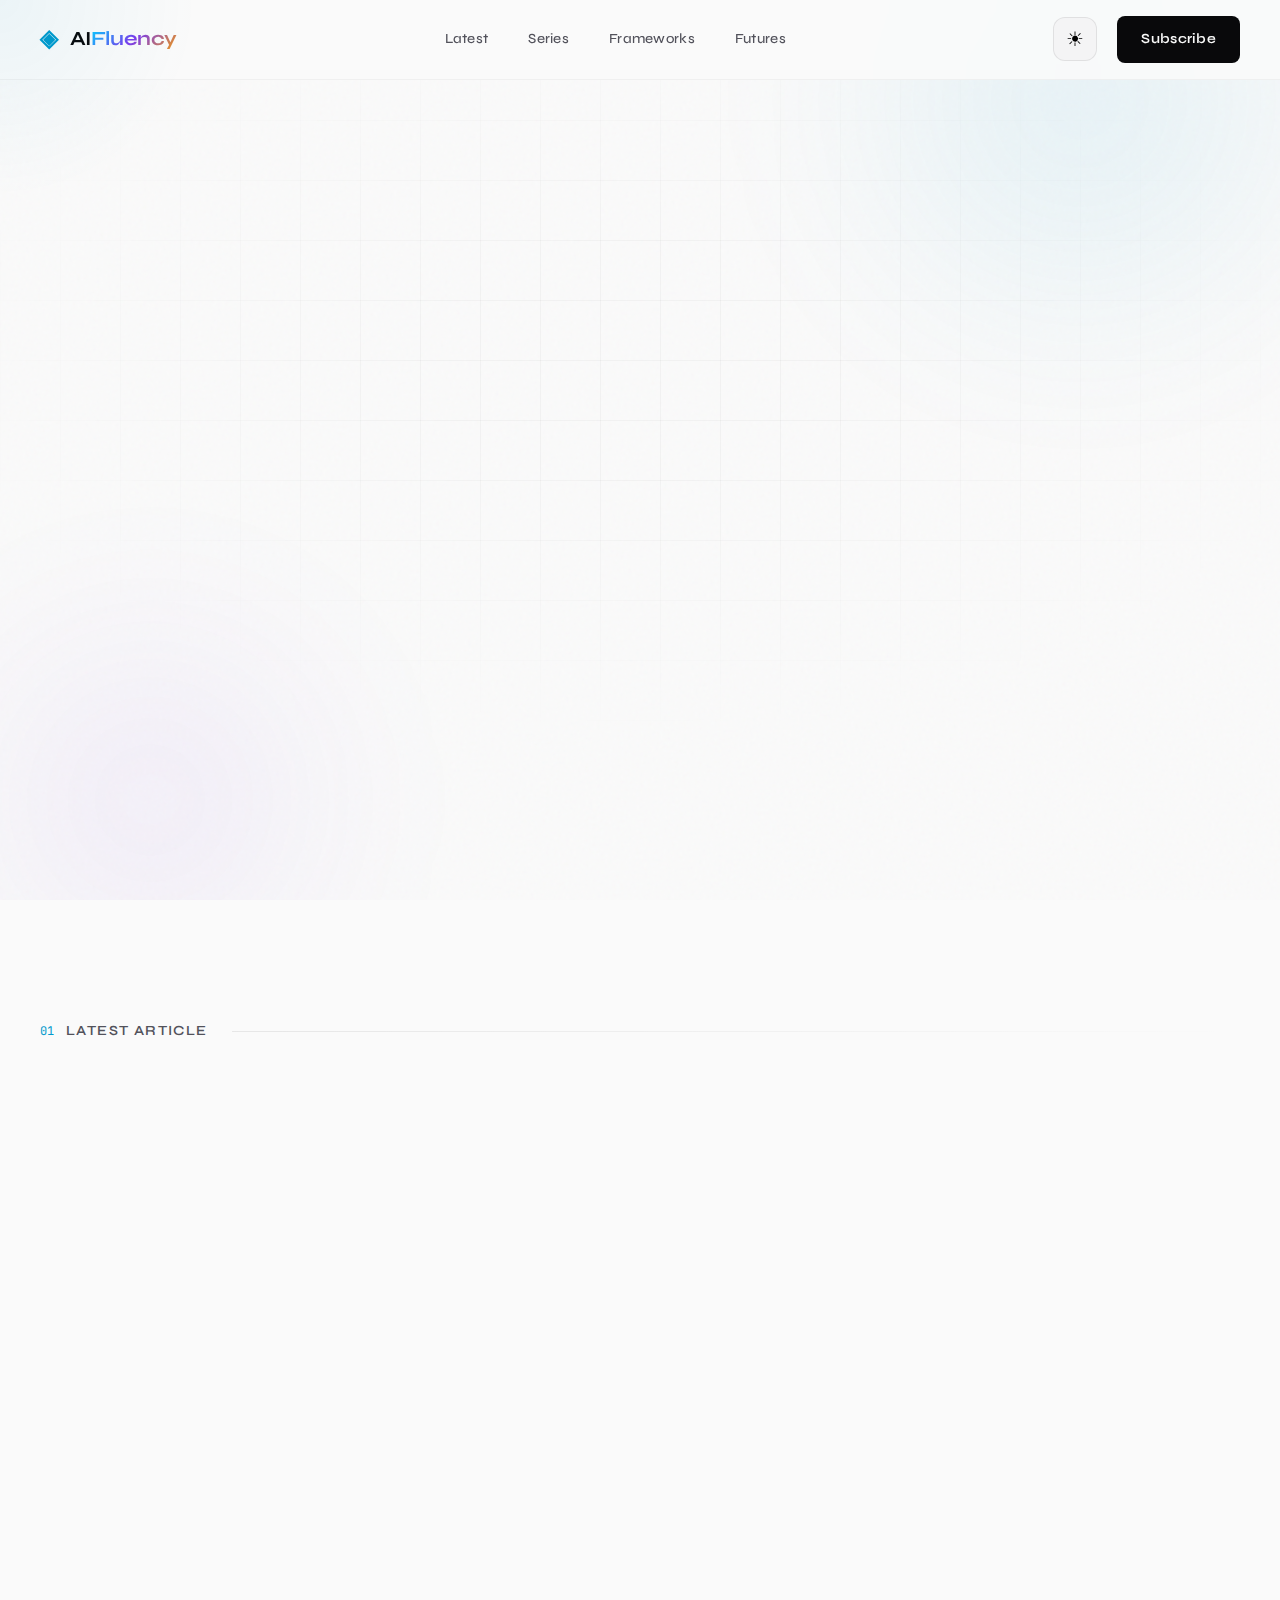
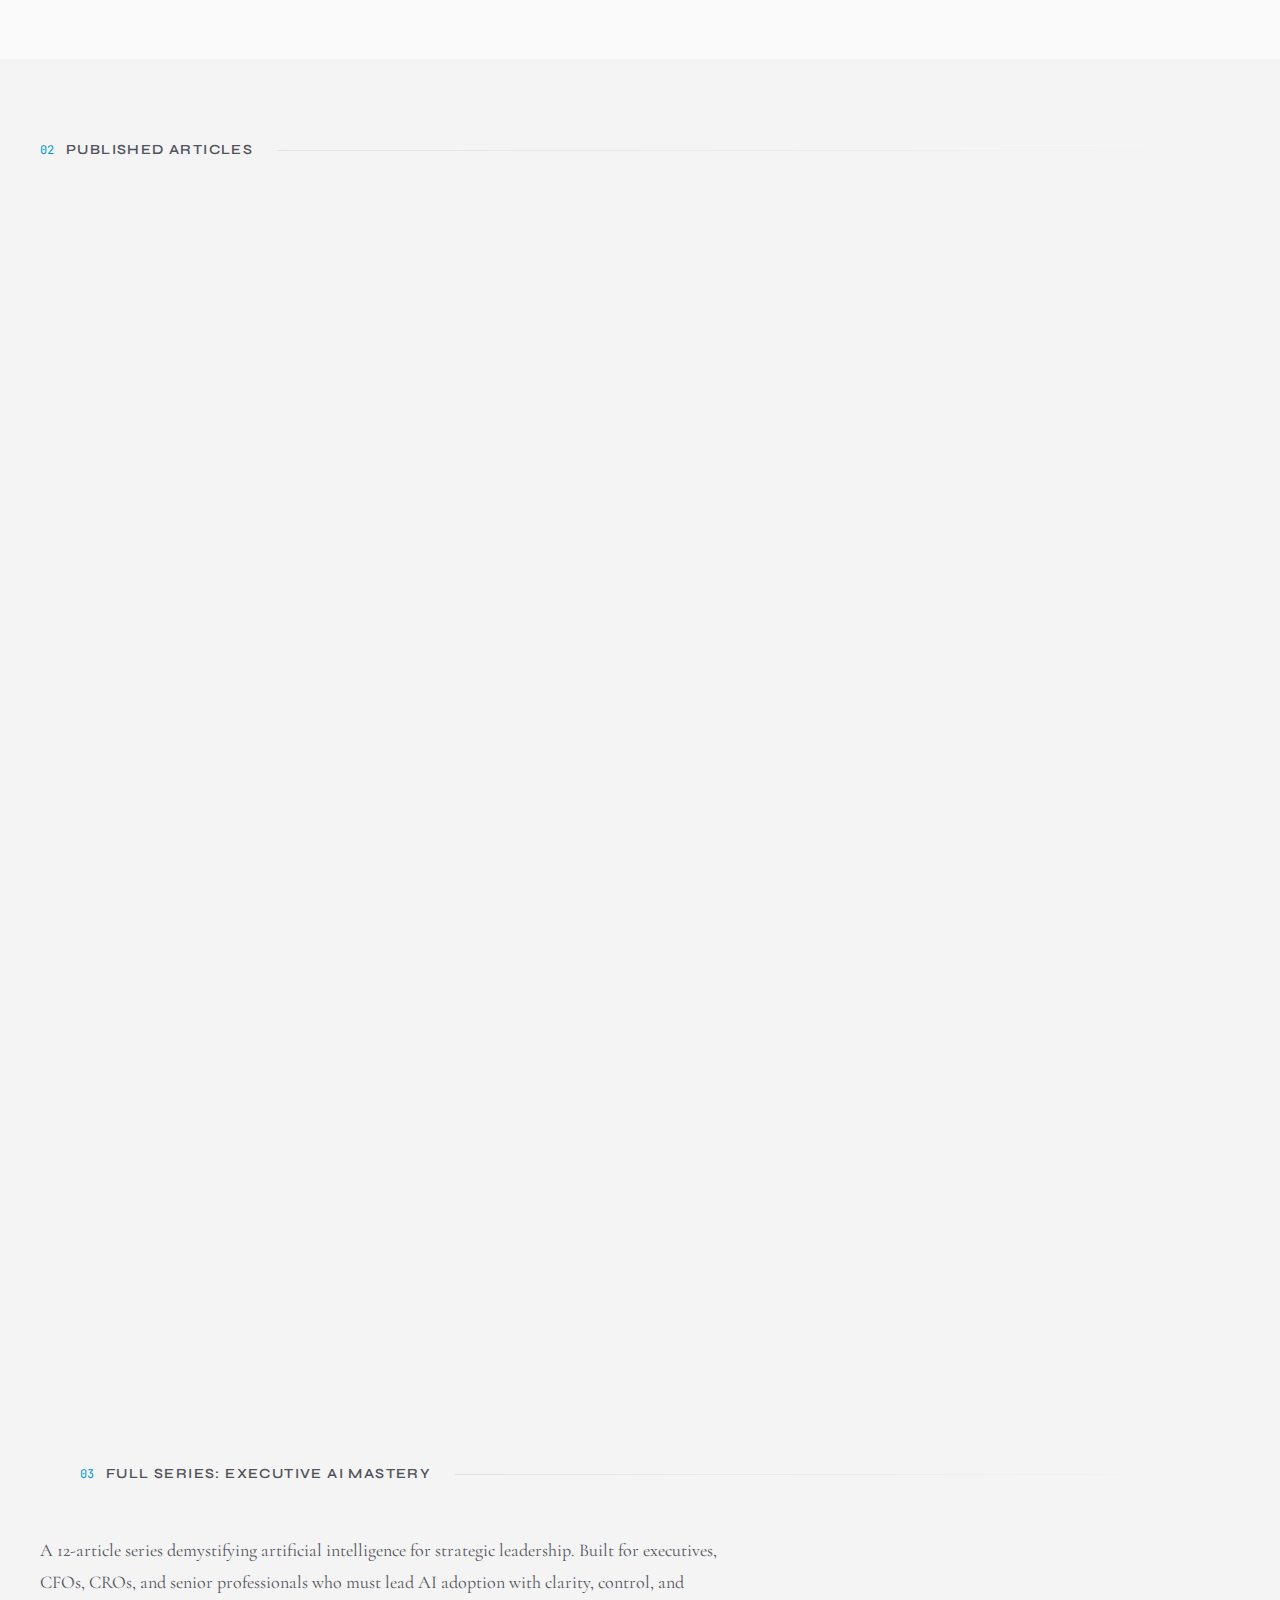
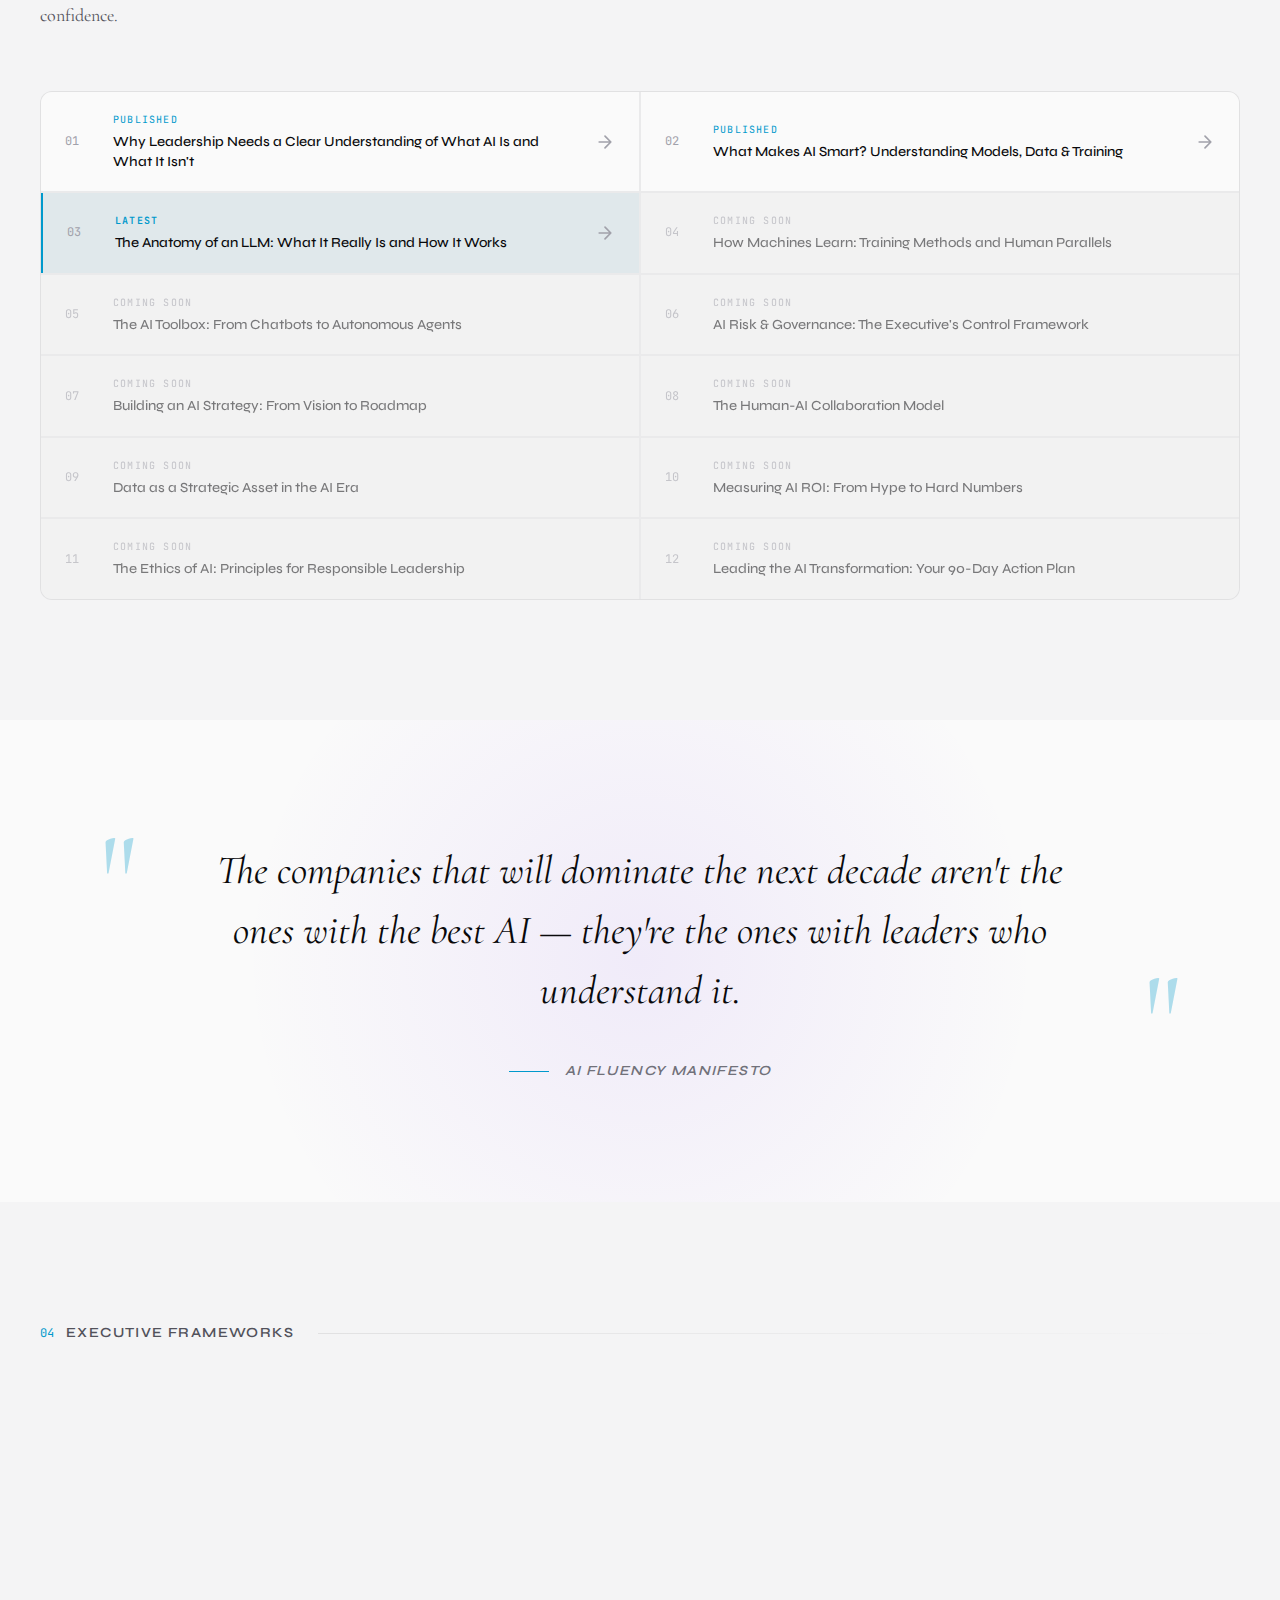
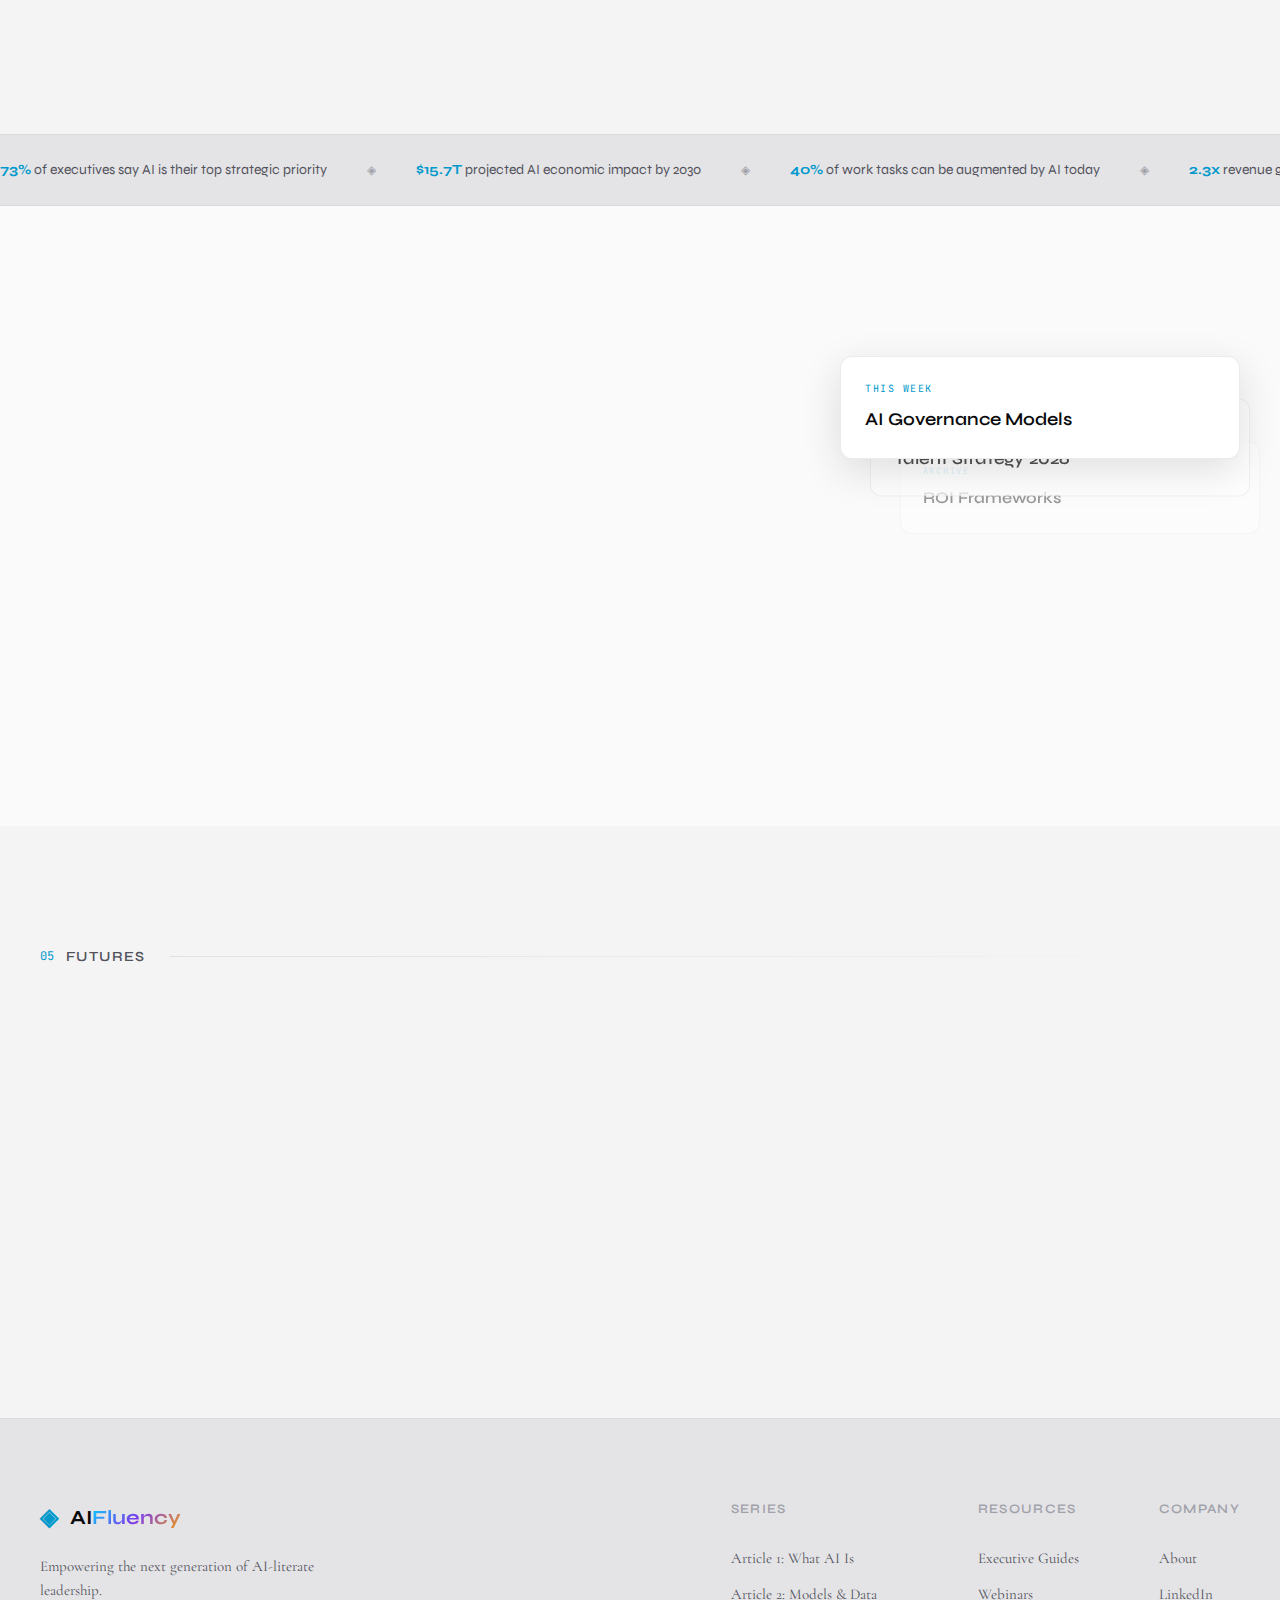
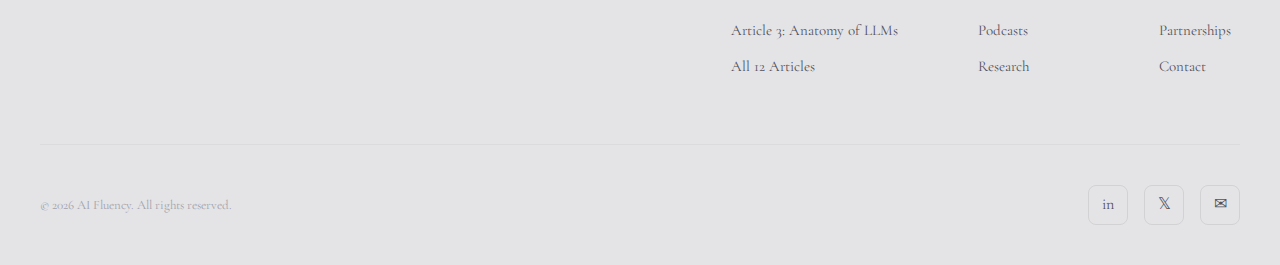
<file: index.html>
<!DOCTYPE html>
<html lang="en">
<head>
    <meta charset="UTF-8">
    <meta name="viewport" content="width=device-width, initial-scale=1.0">
    <title>AI Fluency | The New Professional Literacy</title>
    <link rel="preconnect" href="https://fonts.googleapis.com">
    <link rel="preconnect" href="https://fonts.gstatic.com" crossorigin>
    <link href="https://fonts.googleapis.com/css2?family=Cormorant+Garamond:ital,wght@0,400;0,600;0,700;1,400&family=Syne:wght@400;500;600;700;800&family=JetBrains+Mono:wght@400;500&display=swap" rel="stylesheet">
    <link rel="stylesheet" href="styles.css">
</head>
<body>
    <!-- Cursor follower -->
    <div class="cursor-glow"></div>

    <!-- Navigation -->
    <nav class="nav">
        <div class="nav-container">
            <a href="#" class="logo">
                <span class="logo-icon">◈</span>
                <span class="logo-text">AI<span class="logo-accent">Fluency</span></span>
            </a>
            <div class="nav-links">
                <a href="#insights" class="nav-link">Latest</a>
                <a href="#series" class="nav-link">Series</a>
                <a href="#frameworks" class="nav-link">Frameworks</a>
                <a href="#futures" class="nav-link">Futures</a>
            </div>
            <div class="nav-actions">
                <button class="theme-toggle" aria-label="Toggle theme">
                    <span class="theme-icon sun">☀</span>
                    <span class="theme-icon moon">☾</span>
                </button>
                <a href="#subscribe" class="btn-subscribe">Subscribe</a>
            </div>
            <button class="mobile-menu-btn" aria-label="Menu">
                <span></span>
                <span></span>
            </button>
        </div>
    </nav>

    <!-- Hero Section -->
    <header class="hero">
        <div class="hero-bg">
            <div class="grid-overlay"></div>
            <div class="gradient-orb orb-1"></div>
            <div class="gradient-orb orb-2"></div>
            <div class="noise-overlay"></div>
        </div>
        <div class="hero-content">
            <div class="hero-tag">
                <span class="tag-line"></span>
                <span class="tag-text">Editorial for the AI Era</span>
                <span class="tag-line"></span>
            </div>
            <h1 class="hero-title">
                <span class="title-line line-1">AI fluency is the new</span>
                <span class="title-line line-2"><em>professional literacy.</em></span>
                <span class="title-line line-3">Those who don't adapt</span>
                <span class="title-line line-4">don't compete —</span>
                <span class="title-line line-5">they <span class="strike-through">archive</span><span class="blink">.</span></span>
            </h1>
            <div class="hero-meta">
                <div class="meta-item">
                    <span class="meta-label">Issue</span>
                    <span class="meta-value">Vol. 24</span>
                </div>
                <div class="meta-divider"></div>
                <div class="meta-item">
                    <span class="meta-label">Focus</span>
                    <span class="meta-value">Strategic AI Adoption</span>
                </div>
                <div class="meta-divider"></div>
                <div class="meta-item">
                    <span class="meta-label">Readers</span>
                    <span class="meta-value counter" data-target="47000">0</span>
                </div>
            </div>
            <div class="scroll-indicator">
                <span class="scroll-text">Scroll to explore</span>
                <div class="scroll-line">
                    <div class="scroll-dot"></div>
                </div>
            </div>
        </div>
    </header>

    <!-- Featured Section -->
    <section class="featured" id="insights">
        <div class="section-header">
            <div class="section-label">
                <span class="label-num">01</span>
                <span class="label-text">Latest Article</span>
            </div>
            <div class="section-line"></div>
        </div>
        <article class="featured-article">
            <a href="article-3.html" class="featured-image">
                <div class="image-placeholder">
                    <div class="placeholder-grid"></div>
                    <div class="placeholder-text">03</div>
                </div>
                <div class="image-overlay"></div>
            </a>
            <div class="featured-content">
                <div class="article-meta">
                    <span class="category">Article 3 of 12 · New</span>
                    <span class="read-time">18 min read</span>
                </div>
                <h2 class="featured-title">The Anatomy of an LLM: What It Really Is and How It Works</h2>
                <p class="featured-excerpt">A Large Language Model is a statistical engine that predicts the most likely next word — not a thinking machine. Understanding the Transformer architecture, self-attention, inference, and the new era of reasoning-augmented AI changes every downstream governance decision you will make.</p>
                <div class="featured-footer">
                    <div class="author">
                        <a href="https://www.linkedin.com/in/peter-m-6168a448/" target="_blank" rel="noopener noreferrer" class="author-avatar">PM</a>
                        <div class="author-info">
                            <a href="https://www.linkedin.com/in/peter-m-6168a448/" target="_blank" rel="noopener noreferrer" class="author-name">Peter Muiruri</a>
                            <span class="author-role">Systems Consultant | AI Strategist</span>
                        </div>
                    </div>
                    <a href="article-3.html" class="read-more">
                        <span>Read Article</span>
                        <svg width="24" height="24" viewBox="0 0 24 24" fill="none">
                            <path d="M5 12H19M19 12L12 5M19 12L12 19" stroke="currentColor" stroke-width="2" stroke-linecap="round" stroke-linejoin="round"/>
                        </svg>
                    </a>
                </div>
            </div>
        </article>
    </section>

    <!-- Perspectives Grid -->
    <section class="perspectives" id="perspectives">
        <div class="section-header">
            <div class="section-label">
                <span class="label-num">02</span>
                <span class="label-text">Published Articles</span>
            </div>
            <div class="section-line"></div>
        </div>
        <div class="perspectives-grid">
            <a href="article-3.html" class="perspective-card card-large">
                <div class="card-inner">
                    <div class="card-category">Series: Executive AI Mastery · New</div>
                    <h3 class="card-title">The Anatomy of an LLM: What It Really Is and How It Works</h3>
                    <p class="card-excerpt">A probabilistic engine, a Transformer architecture, billions of parameters — and an evolution into reasoning-augmented AI. Dissect the LLM layer by layer with analogies built for finance leaders.</p>
                    <div class="card-footer">
                        <span class="card-date">Apr 3, 2026</span>
                        <span class="card-read">18 min</span>
                    </div>
                </div>
                <div class="card-number">03</div>
            </a>
            <a href="article-2.html" class="perspective-card">
                <div class="card-inner">
                    <div class="card-category">Series: Executive AI Mastery</div>
                    <h3 class="card-title">What Makes AI Smart? Understanding Models, Data & Training</h3>
                    <p class="card-excerpt">Bloomberg built a 50-billion-parameter model from scratch. Then GPT-4 outperformed it. The lesson isn't about which is better — it's about how AI actually works.</p>
                    <div class="card-footer">
                        <span class="card-date">Feb 15, 2026</span>
                        <span class="card-read">14 min</span>
                    </div>
                </div>
                <div class="card-number">02</div>
            </a>
            <a href="article-1.html" class="perspective-card">
                <div class="card-inner">
                    <div class="card-category">Series: Executive AI Mastery</div>
                    <h3 class="card-title">Why Leadership Needs a Clear Understanding of What AI Is and What It Isn't</h3>
                    <p class="card-excerpt">JPMorgan committed $18 billion to technology. Most organizations are still debating whether to fund a pilot. The gap should concern every executive.</p>
                    <div class="card-footer">
                        <span class="card-date">Feb 8, 2026</span>
                        <span class="card-read">12 min</span>
                    </div>
                </div>
                <div class="card-number">01</div>
            </a>
            <article class="perspective-card coming-soon-card">
                <div class="card-inner">
                    <div class="card-category">Coming Soon · Article 4 of 12</div>
                    <h3 class="card-title">How Machines Learn: Training Methods and Human Parallels</h3>
                    <p class="card-excerpt">Supervised, unsupervised, and reinforcement learning — examined through the lens of how experienced professionals already think about learning from data, feedback, and outcomes.</p>
                    <div class="card-footer">
                        <span class="card-date">Coming Apr 2026</span>
                        <span class="card-read">~14 min</span>
                    </div>
                </div>
                <div class="card-number">04</div>
            </article>
        </div>
    </section>

    <!-- Series Navigator -->
    <section class="series-nav-section" id="series">
        <div class="section-header">
            <div class="section-label">
                <span class="label-num">03</span>
                <span class="label-text">Full Series: Executive AI Mastery</span>
            </div>
            <div class="section-line"></div>
        </div>
        <div class="series-description">
            <p>A 12-article series demystifying artificial intelligence for strategic leadership. Built for executives, CFOs, CROs, and senior professionals who must lead AI adoption with clarity, control, and confidence.</p>
        </div>
        <div class="series-grid">
            <a href="article-1.html" class="series-item series-published">
                <span class="series-num">01</span>
                <div class="series-info">
                    <span class="series-status">Published</span>
                    <h4>Why Leadership Needs a Clear Understanding of What AI Is and What It Isn't</h4>
                </div>
                <svg class="series-arrow" width="20" height="20" viewBox="0 0 24 24" fill="none"><path d="M5 12H19M19 12L12 5M19 12L12 19" stroke="currentColor" stroke-width="2" stroke-linecap="round" stroke-linejoin="round"/></svg>
            </a>
            <a href="article-2.html" class="series-item series-published">
                <span class="series-num">02</span>
                <div class="series-info">
                    <span class="series-status">Published</span>
                    <h4>What Makes AI Smart? Understanding Models, Data &amp; Training</h4>
                </div>
                <svg class="series-arrow" width="20" height="20" viewBox="0 0 24 24" fill="none"><path d="M5 12H19M19 12L12 5M19 12L12 19" stroke="currentColor" stroke-width="2" stroke-linecap="round" stroke-linejoin="round"/></svg>
            </a>
            <a href="article-3.html" class="series-item series-published series-latest">
                <span class="series-num">03</span>
                <div class="series-info">
                    <span class="series-status">Latest</span>
                    <h4>The Anatomy of an LLM: What It Really Is and How It Works</h4>
                </div>
                <svg class="series-arrow" width="20" height="20" viewBox="0 0 24 24" fill="none"><path d="M5 12H19M19 12L12 5M19 12L12 19" stroke="currentColor" stroke-width="2" stroke-linecap="round" stroke-linejoin="round"/></svg>
            </a>
            <div class="series-item series-upcoming">
                <span class="series-num">04</span>
                <div class="series-info">
                    <span class="series-status">Coming Soon</span>
                    <h4>How Machines Learn: Training Methods and Human Parallels</h4>
                </div>
            </div>
            <div class="series-item series-upcoming">
                <span class="series-num">05</span>
                <div class="series-info">
                    <span class="series-status">Coming Soon</span>
                    <h4>The AI Toolbox: From Chatbots to Autonomous Agents</h4>
                </div>
            </div>
            <div class="series-item series-upcoming">
                <span class="series-num">06</span>
                <div class="series-info">
                    <span class="series-status">Coming Soon</span>
                    <h4>AI Risk &amp; Governance: The Executive's Control Framework</h4>
                </div>
            </div>
            <div class="series-item series-upcoming">
                <span class="series-num">07</span>
                <div class="series-info">
                    <span class="series-status">Coming Soon</span>
                    <h4>Building an AI Strategy: From Vision to Roadmap</h4>
                </div>
            </div>
            <div class="series-item series-upcoming">
                <span class="series-num">08</span>
                <div class="series-info">
                    <span class="series-status">Coming Soon</span>
                    <h4>The Human-AI Collaboration Model</h4>
                </div>
            </div>
            <div class="series-item series-upcoming">
                <span class="series-num">09</span>
                <div class="series-info">
                    <span class="series-status">Coming Soon</span>
                    <h4>Data as a Strategic Asset in the AI Era</h4>
                </div>
            </div>
            <div class="series-item series-upcoming">
                <span class="series-num">10</span>
                <div class="series-info">
                    <span class="series-status">Coming Soon</span>
                    <h4>Measuring AI ROI: From Hype to Hard Numbers</h4>
                </div>
            </div>
            <div class="series-item series-upcoming">
                <span class="series-num">11</span>
                <div class="series-info">
                    <span class="series-status">Coming Soon</span>
                    <h4>The Ethics of AI: Principles for Responsible Leadership</h4>
                </div>
            </div>
            <div class="series-item series-upcoming">
                <span class="series-num">12</span>
                <div class="series-info">
                    <span class="series-status">Coming Soon</span>
                    <h4>Leading the AI Transformation: Your 90-Day Action Plan</h4>
                </div>
            </div>
        </div>
    </section>

    <!-- Quote Interlude -->
    <section class="quote-section">
        <div class="quote-container">
            <blockquote class="big-quote">
                <span class="quote-mark">"</span>
                <p>The companies that will dominate the next decade aren't the ones with the best AI — they're the ones with leaders who understand it.</p>
                <span class="quote-mark closing">"</span>
            </blockquote>
            <cite class="quote-attribution">
                <span class="attr-line"></span>
                <span class="attr-text">AI Fluency Manifesto</span>
            </cite>
        </div>
    </section>

    <!-- Frameworks Section -->
    <section class="frameworks" id="frameworks">
        <div class="section-header">
            <div class="section-label">
                <span class="label-num">04</span>
                <span class="label-text">Executive Frameworks</span>
            </div>
            <div class="section-line"></div>
        </div>
        <div class="frameworks-container">
            <div class="framework-item">
                <div class="framework-icon">
                    <svg viewBox="0 0 48 48" fill="none">
                        <circle cx="24" cy="24" r="20" stroke="currentColor" stroke-width="1.5"/>
                        <circle cx="24" cy="24" r="12" stroke="currentColor" stroke-width="1.5"/>
                        <circle cx="24" cy="24" r="4" fill="currentColor"/>
                        <line x1="24" y1="4" x2="24" y2="12" stroke="currentColor" stroke-width="1.5"/>
                        <line x1="24" y1="36" x2="24" y2="44" stroke="currentColor" stroke-width="1.5"/>
                        <line x1="4" y1="24" x2="12" y2="24" stroke="currentColor" stroke-width="1.5"/>
                        <line x1="36" y1="24" x2="44" y2="24" stroke="currentColor" stroke-width="1.5"/>
                    </svg>
                </div>
                <div class="framework-content">
                    <h3>The AI Maturity Matrix</h3>
                    <p>Assess where your organization stands across 7 critical dimensions of AI readiness.</p>
                    <a href="#" class="framework-link">Access Framework →</a>
                </div>
            </div>
            <div class="framework-item">
                <div class="framework-icon">
                    <svg viewBox="0 0 48 48" fill="none">
                        <rect x="6" y="6" width="36" height="36" stroke="currentColor" stroke-width="1.5"/>
                        <rect x="14" y="14" width="20" height="20" stroke="currentColor" stroke-width="1.5"/>
                        <rect x="20" y="20" width="8" height="8" fill="currentColor"/>
                    </svg>
                </div>
                <div class="framework-content">
                    <h3>ROI Calculation Toolkit</h3>
                    <p>Move beyond hype to hard numbers. Calculate true AI investment returns.</p>
                    <a href="#" class="framework-link">Download Toolkit →</a>
                </div>
            </div>
            <div class="framework-item">
                <div class="framework-icon">
                    <svg viewBox="0 0 48 48" fill="none">
                        <path d="M24 4L44 14V34L24 44L4 34V14L24 4Z" stroke="currentColor" stroke-width="1.5"/>
                        <path d="M24 4V44" stroke="currentColor" stroke-width="1.5"/>
                        <path d="M4 14L44 34" stroke="currentColor" stroke-width="1.5"/>
                        <path d="M44 14L4 34" stroke="currentColor" stroke-width="1.5"/>
                    </svg>
                </div>
                <div class="framework-content">
                    <h3>Implementation Playbook</h3>
                    <p>90-day sprint framework for launching your first enterprise AI initiative.</p>
                    <a href="#" class="framework-link">Get Playbook →</a>
                </div>
            </div>
        </div>
    </section>

    <!-- Stats Ticker -->
    <section class="stats-ticker">
        <div class="ticker-track">
            <div class="ticker-content">
                <span class="stat-item"><span class="stat-value">73%</span> of executives say AI is their top strategic priority</span>
                <span class="stat-divider">◈</span>
                <span class="stat-item"><span class="stat-value">$15.7T</span> projected AI economic impact by 2030</span>
                <span class="stat-divider">◈</span>
                <span class="stat-item"><span class="stat-value">40%</span> of work tasks can be augmented by AI today</span>
                <span class="stat-divider">◈</span>
                <span class="stat-item"><span class="stat-value">2.3x</span> revenue growth for AI-mature organizations</span>
                <span class="stat-divider">◈</span>
                <span class="stat-item"><span class="stat-value">73%</span> of executives say AI is their top strategic priority</span>
                <span class="stat-divider">◈</span>
                <span class="stat-item"><span class="stat-value">$15.7T</span> projected AI economic impact by 2030</span>
                <span class="stat-divider">◈</span>
                <span class="stat-item"><span class="stat-value">40%</span> of work tasks can be augmented by AI today</span>
                <span class="stat-divider">◈</span>
                <span class="stat-item"><span class="stat-value">2.3x</span> revenue growth for AI-mature organizations</span>
                <span class="stat-divider">◈</span>
            </div>
        </div>
    </section>

    <!-- Newsletter Section -->
    <section class="newsletter" id="subscribe">
        <div class="newsletter-container">
            <div class="newsletter-content">
                <span class="newsletter-label">The Brief</span>
                <h2 class="newsletter-title">Weekly intelligence for leaders navigating the AI transition</h2>
                <p class="newsletter-description">Join 47,000+ executives receiving curated insights, frameworks, and strategic analysis every Thursday.</p>
                <form class="newsletter-form">
                    <div class="form-group">
                        <input type="email" placeholder="your@email.com" required>
                        <button type="submit">
                            <span>Subscribe</span>
                            <svg width="20" height="20" viewBox="0 0 24 24" fill="none">
                                <path d="M5 12H19M19 12L12 5M19 12L12 19" stroke="currentColor" stroke-width="2" stroke-linecap="round" stroke-linejoin="round"/>
                            </svg>
                        </button>
                    </div>
                    <p class="form-note">No spam. Unsubscribe anytime. Read by leaders at Fortune 500 companies.</p>
                </form>
            </div>
            <div class="newsletter-visual">
                <div class="visual-stack">
                    <div class="stack-card card-1">
                        <span class="card-label">This Week</span>
                        <span class="card-headline">AI Governance Models</span>
                    </div>
                    <div class="stack-card card-2">
                        <span class="card-label">Last Week</span>
                        <span class="card-headline">Talent Strategy 2026</span>
                    </div>
                    <div class="stack-card card-3">
                        <span class="card-label">Archive</span>
                        <span class="card-headline">ROI Frameworks</span>
                    </div>
                </div>
            </div>
        </div>
    </section>

    <!-- Futures Section -->
    <section class="futures" id="futures">
        <div class="section-header">
            <div class="section-label">
                <span class="label-num">05</span>
                <span class="label-text">Futures</span>
            </div>
            <div class="section-line"></div>
        </div>
        <div class="futures-grid">
            <article class="future-card">
                <span class="future-year">2026</span>
                <h3>The Year of AI Agents</h3>
                <p>Autonomous AI systems will handle 30% of routine business processes. Is your infrastructure ready?</p>
                <a href="#" class="future-link">Explore Prediction →</a>
            </article>
            <article class="future-card">
                <span class="future-year">2027</span>
                <h3>The Regulation Reckoning</h3>
                <p>Global AI governance frameworks will reshape competitive landscapes. Early adopters will have the advantage.</p>
                <a href="#" class="future-link">Explore Prediction →</a>
            </article>
            <article class="future-card">
                <span class="future-year">2028</span>
                <h3>The Talent Inversion</h3>
                <p>AI-native workers will command premium salaries. Traditional roles will face compression.</p>
                <a href="#" class="future-link">Explore Prediction →</a>
            </article>
        </div>
    </section>

    <!-- Footer -->
    <footer class="footer">
        <div class="footer-top">
            <div class="footer-brand">
                <a href="#" class="footer-logo">
                    <span class="logo-icon">◈</span>
                    <span class="logo-text">AI<span class="logo-accent">Fluency</span></span>
                </a>
                <p class="footer-tagline">Empowering the next generation of AI-literate leadership.</p>
            </div>
            <div class="footer-links">
                <div class="footer-column">
                    <h4>Series</h4>
                    <a href="article-1.html">Article 1: What AI Is</a>
                    <a href="article-2.html">Article 2: Models &amp; Data</a>
                    <a href="article-3.html">Article 3: Anatomy of LLMs</a>
                    <a href="#series">All 12 Articles</a>
                </div>
                <div class="footer-column">
                    <h4>Resources</h4>
                    <a href="#">Executive Guides</a>
                    <a href="#">Webinars</a>
                    <a href="#">Podcasts</a>
                    <a href="#">Research</a>
                </div>
                <div class="footer-column">
                    <h4>Company</h4>
                    <a href="#">About</a>
                    <a href="https://www.linkedin.com/in/peter-m-6168a448/" target="_blank" rel="noopener noreferrer">LinkedIn</a>
                    <a href="#">Partnerships</a>
                    <a href="#">Contact</a>
                </div>
            </div>
        </div>
        <div class="footer-bottom">
            <p class="copyright">© 2026 AI Fluency. All rights reserved.</p>
            <div class="footer-social">
                <a href="#" aria-label="LinkedIn">in</a>
                <a href="#" aria-label="Twitter">𝕏</a>
                <a href="#" aria-label="Newsletter">✉</a>
            </div>
        </div>
    </footer>

    <script src="script.js"></script>
</body>
</html>
</file>
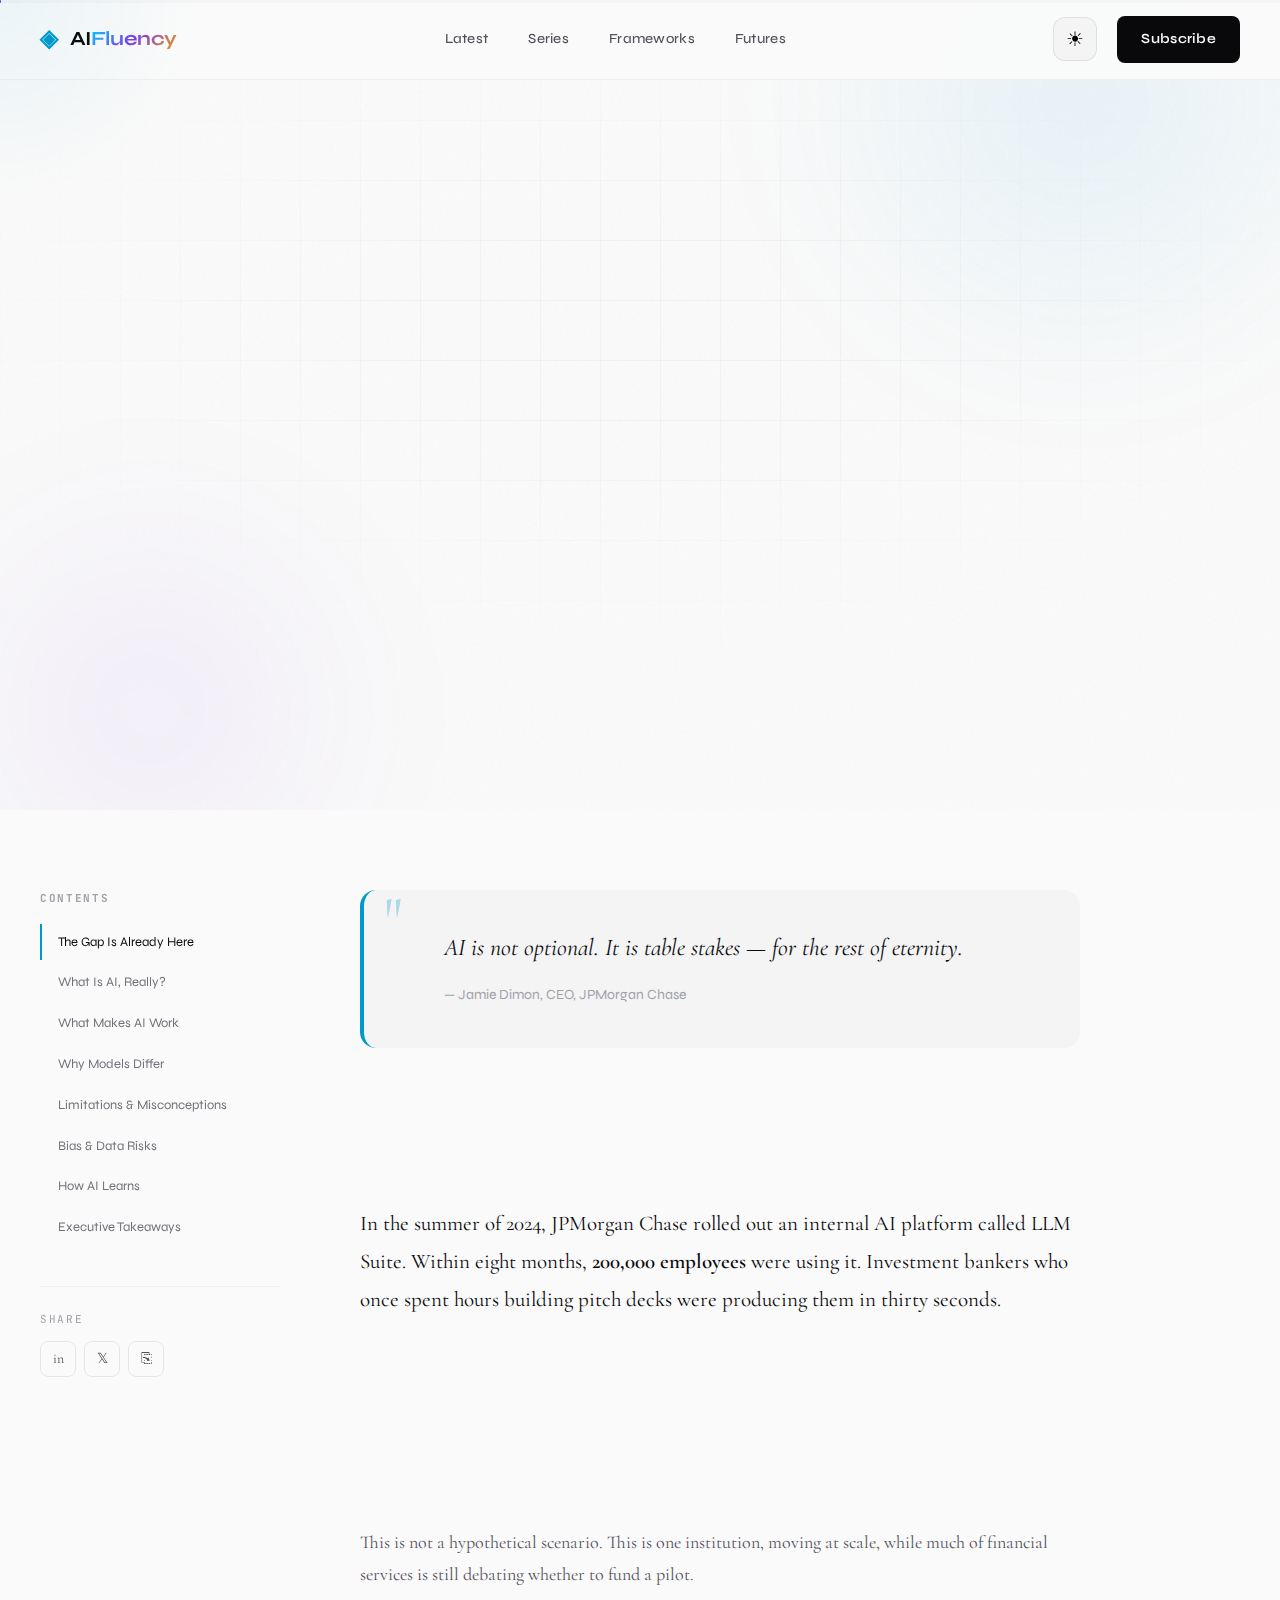
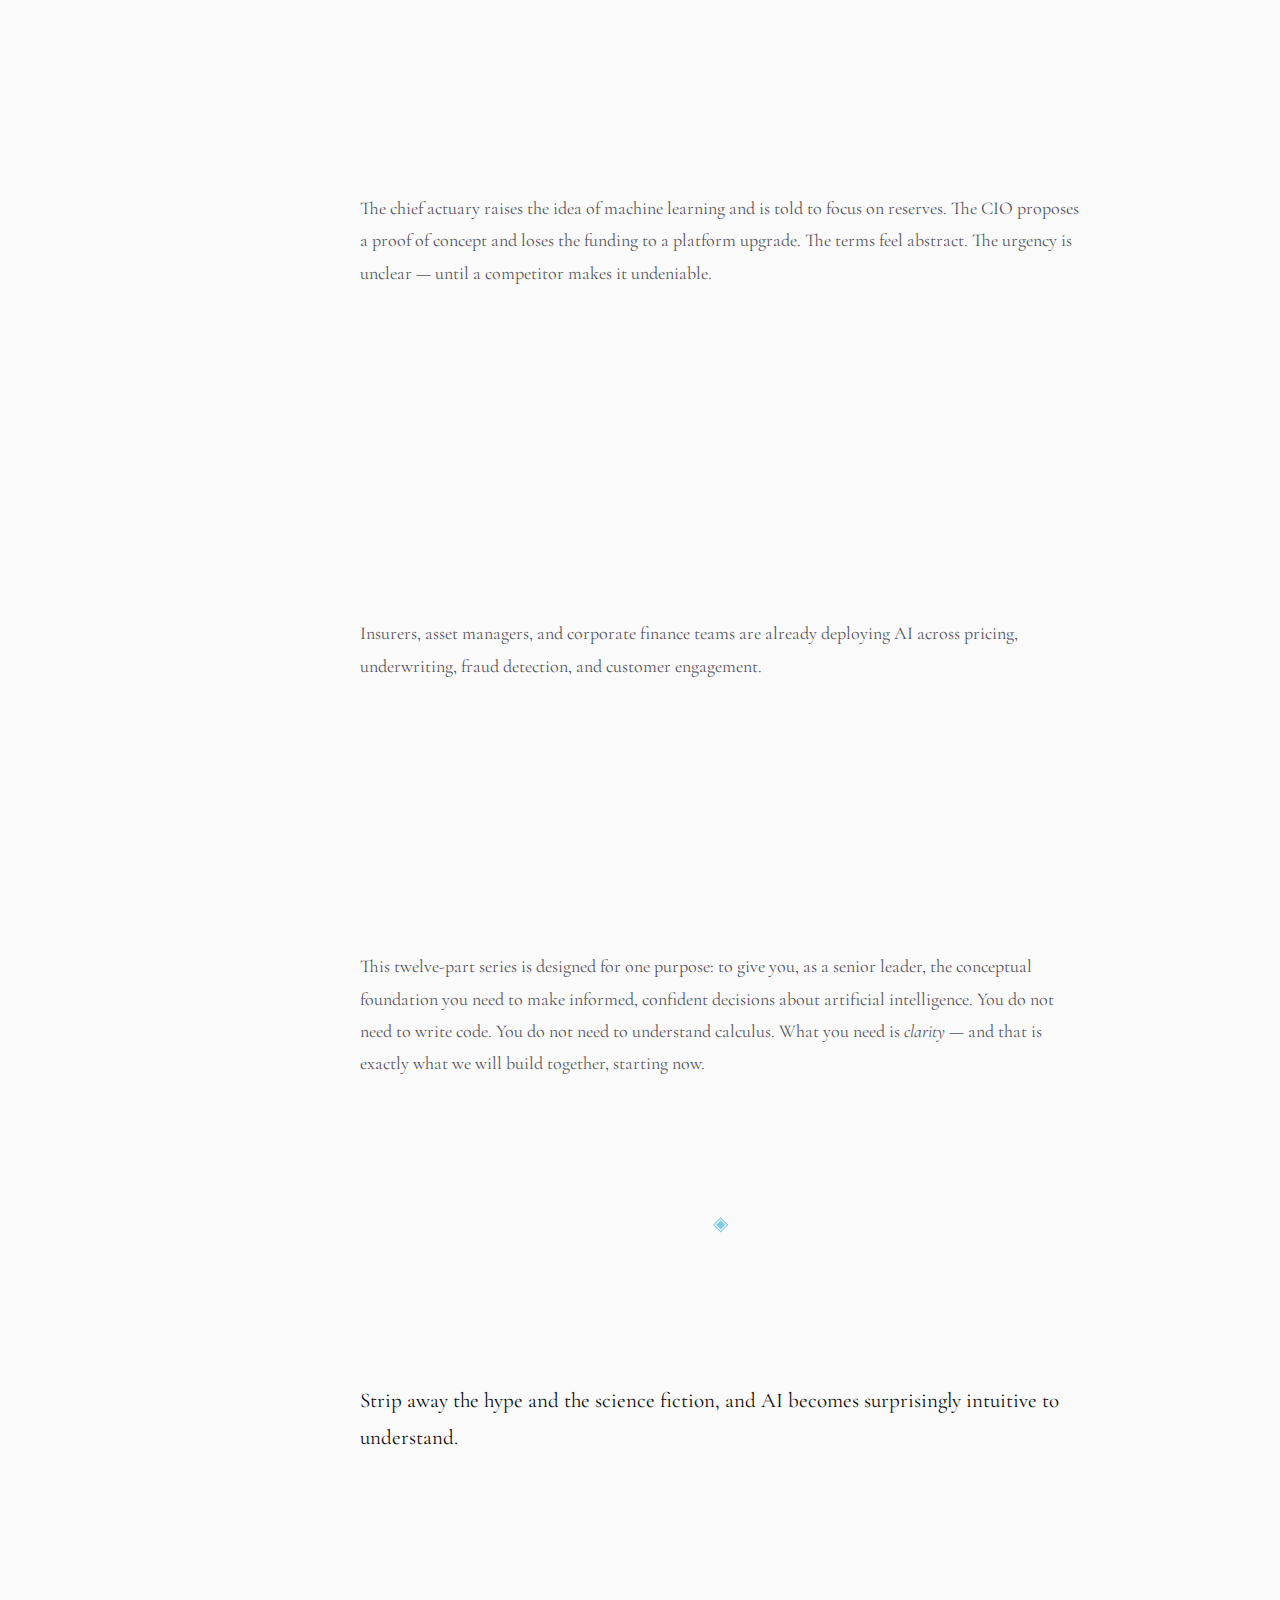
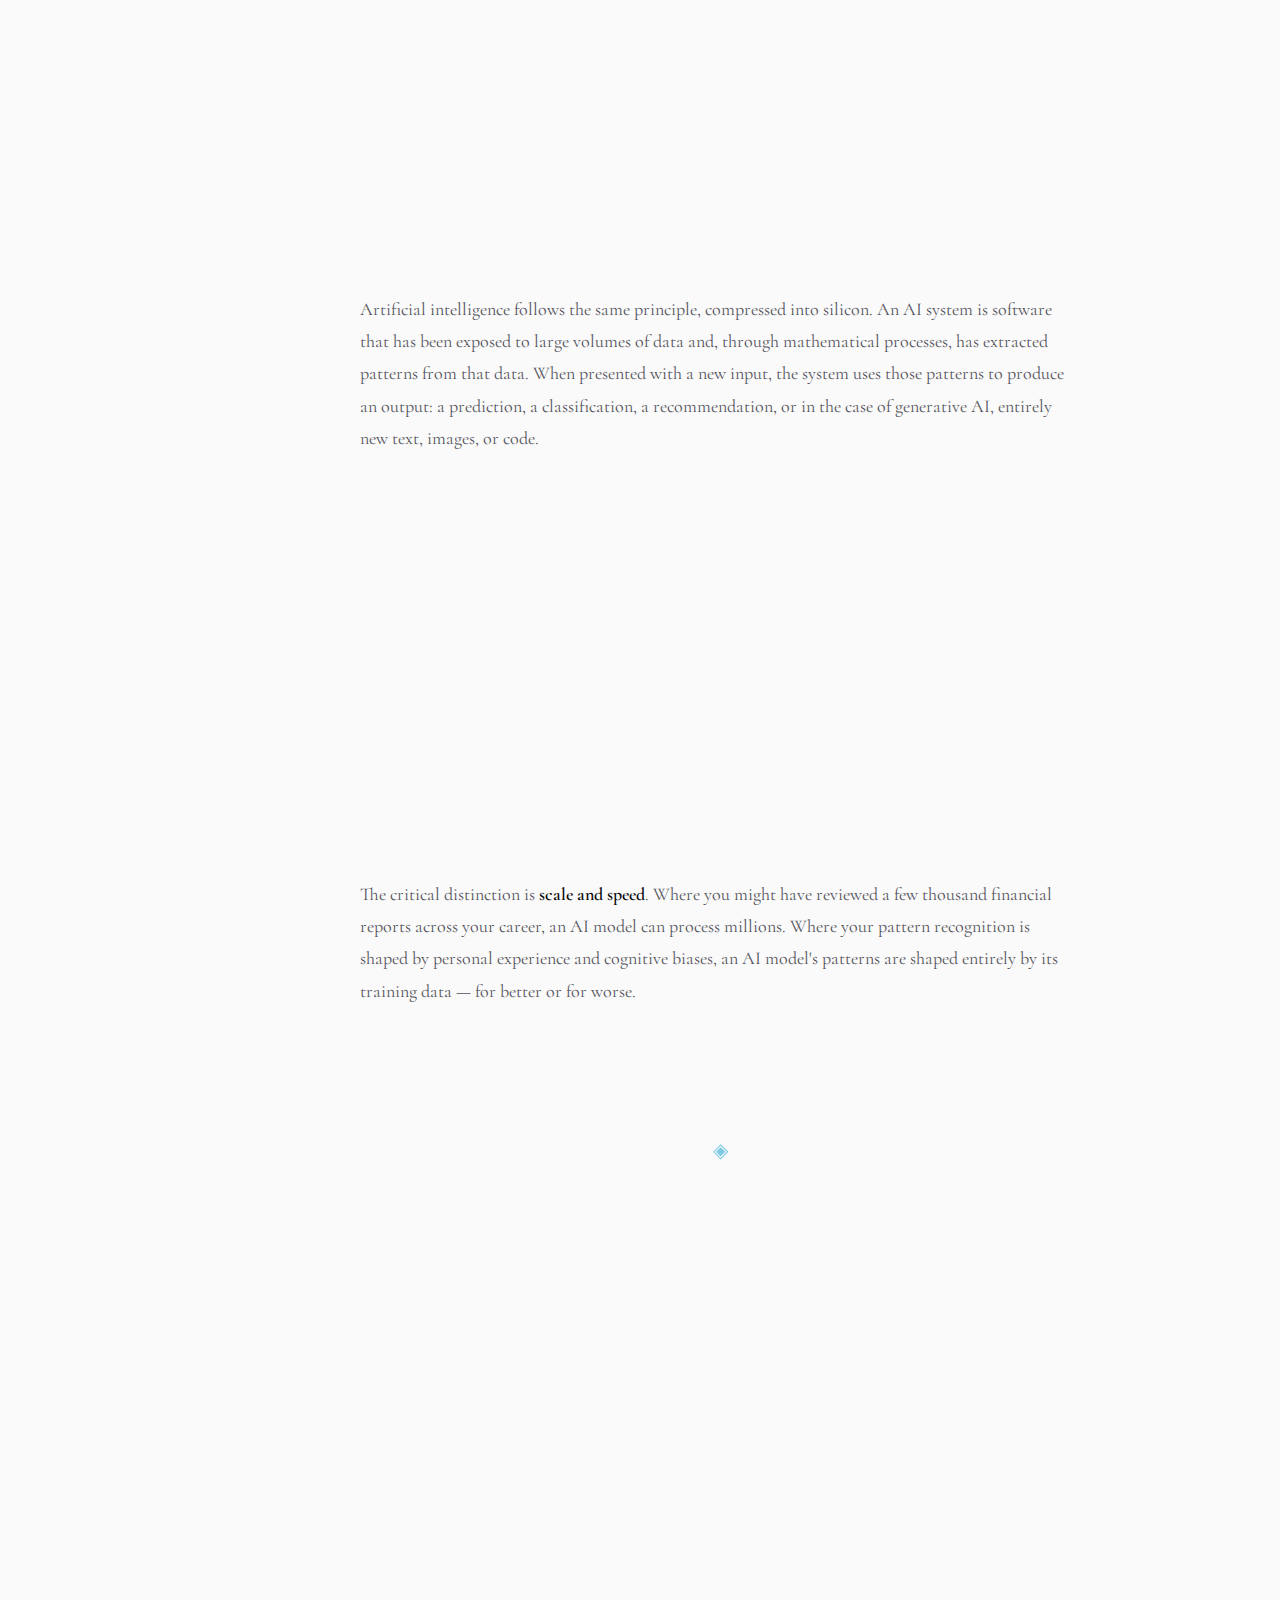
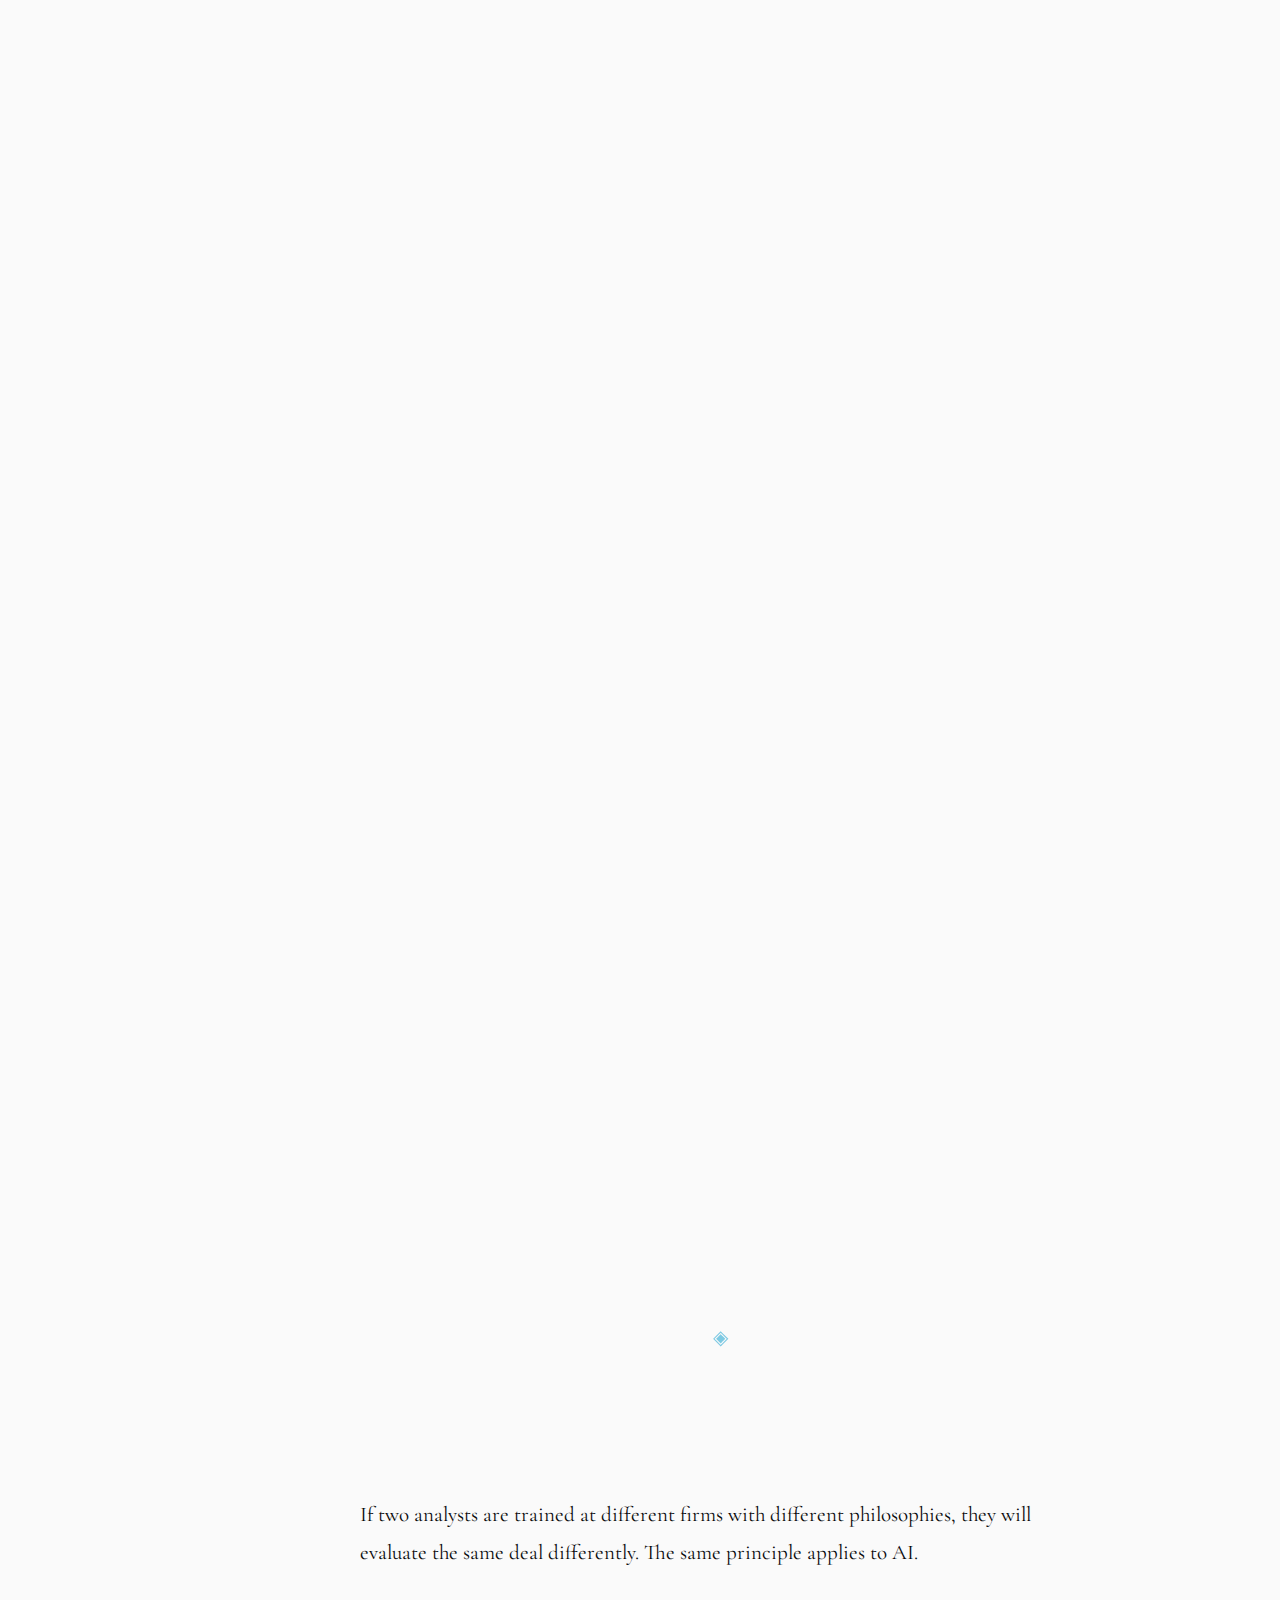
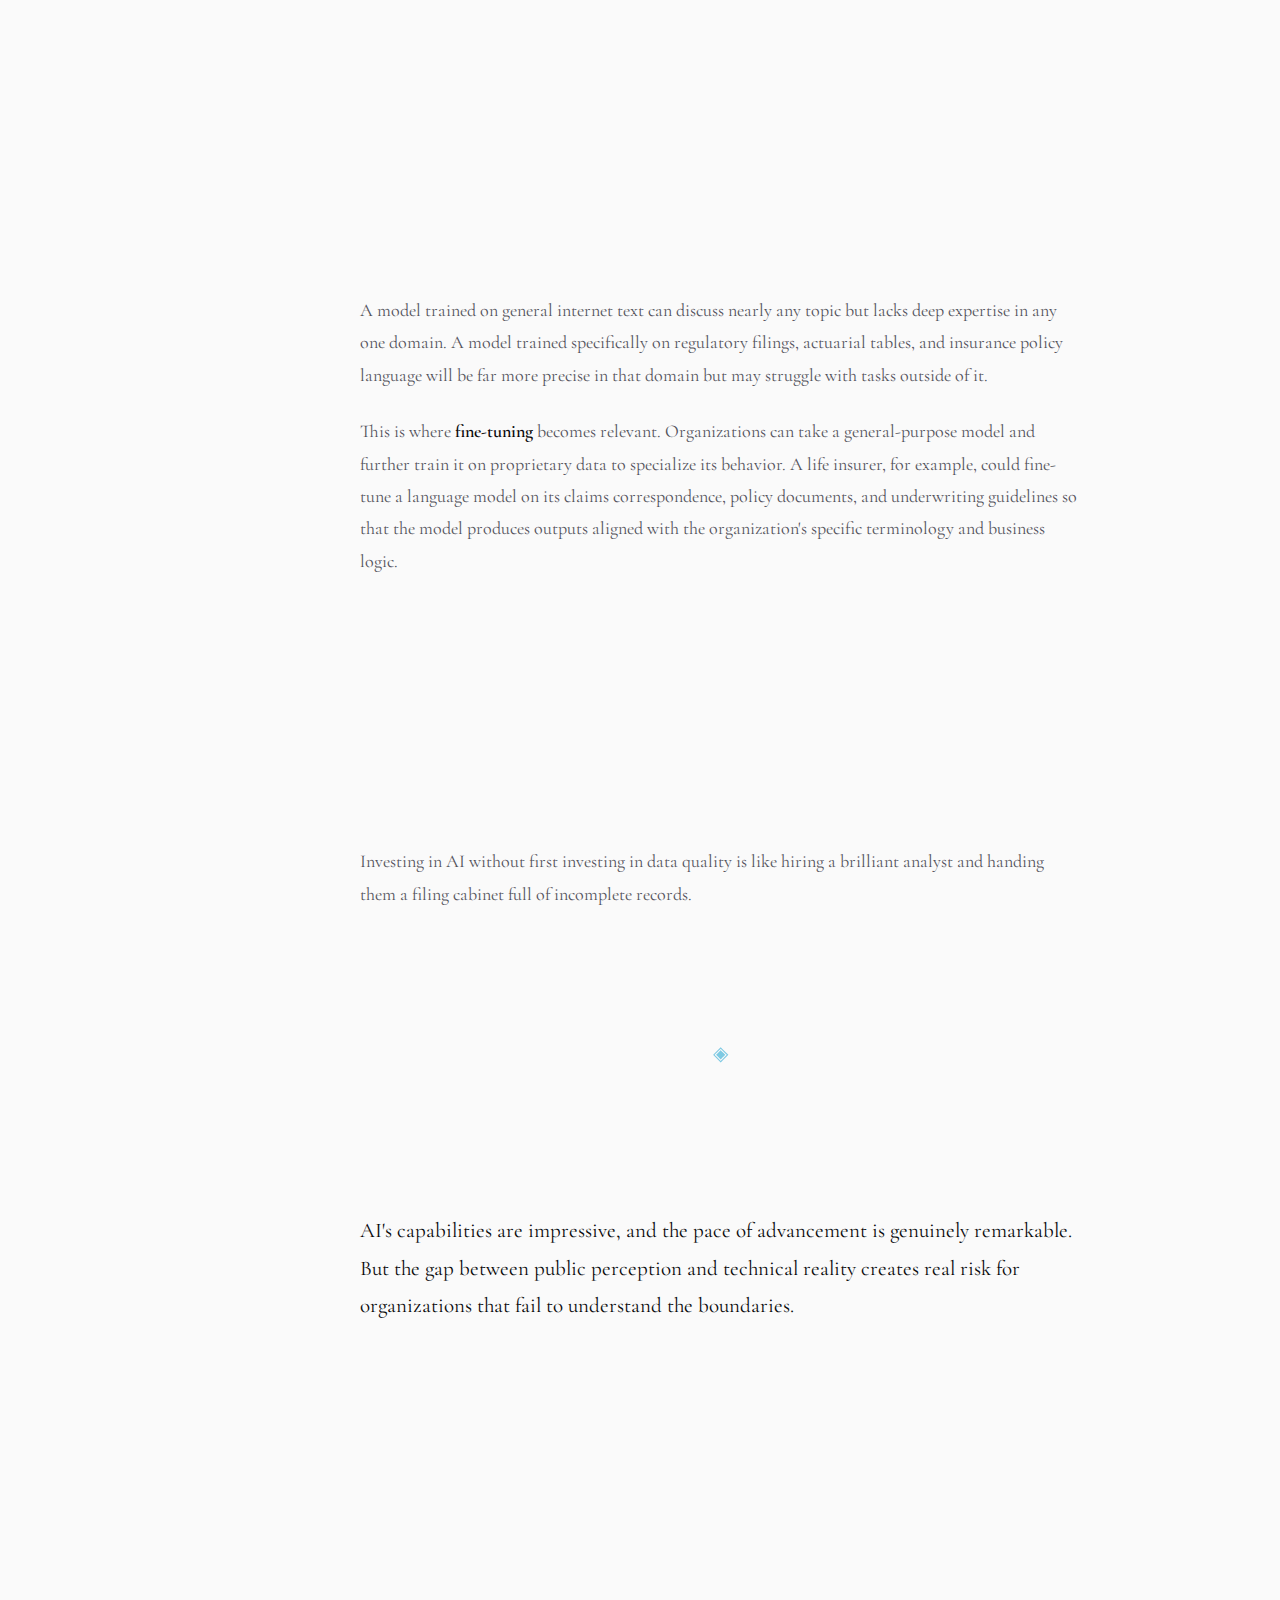
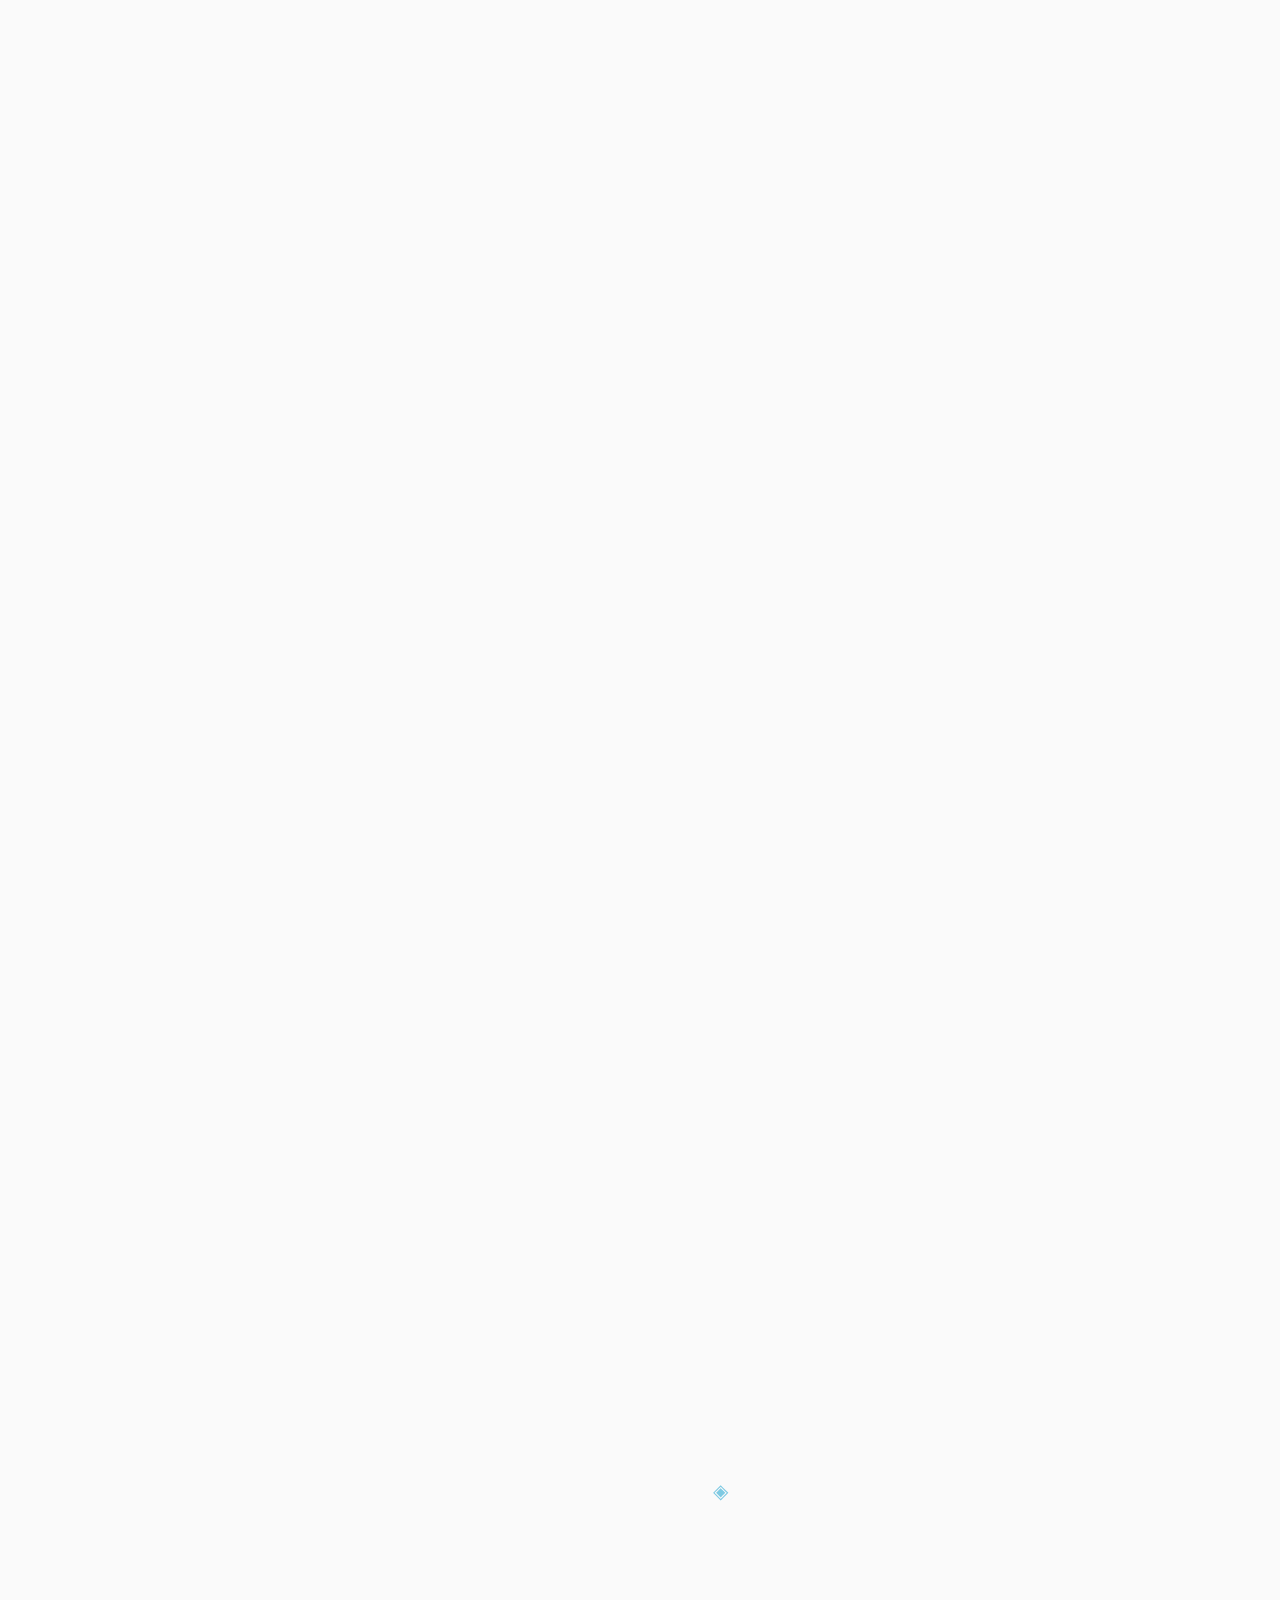
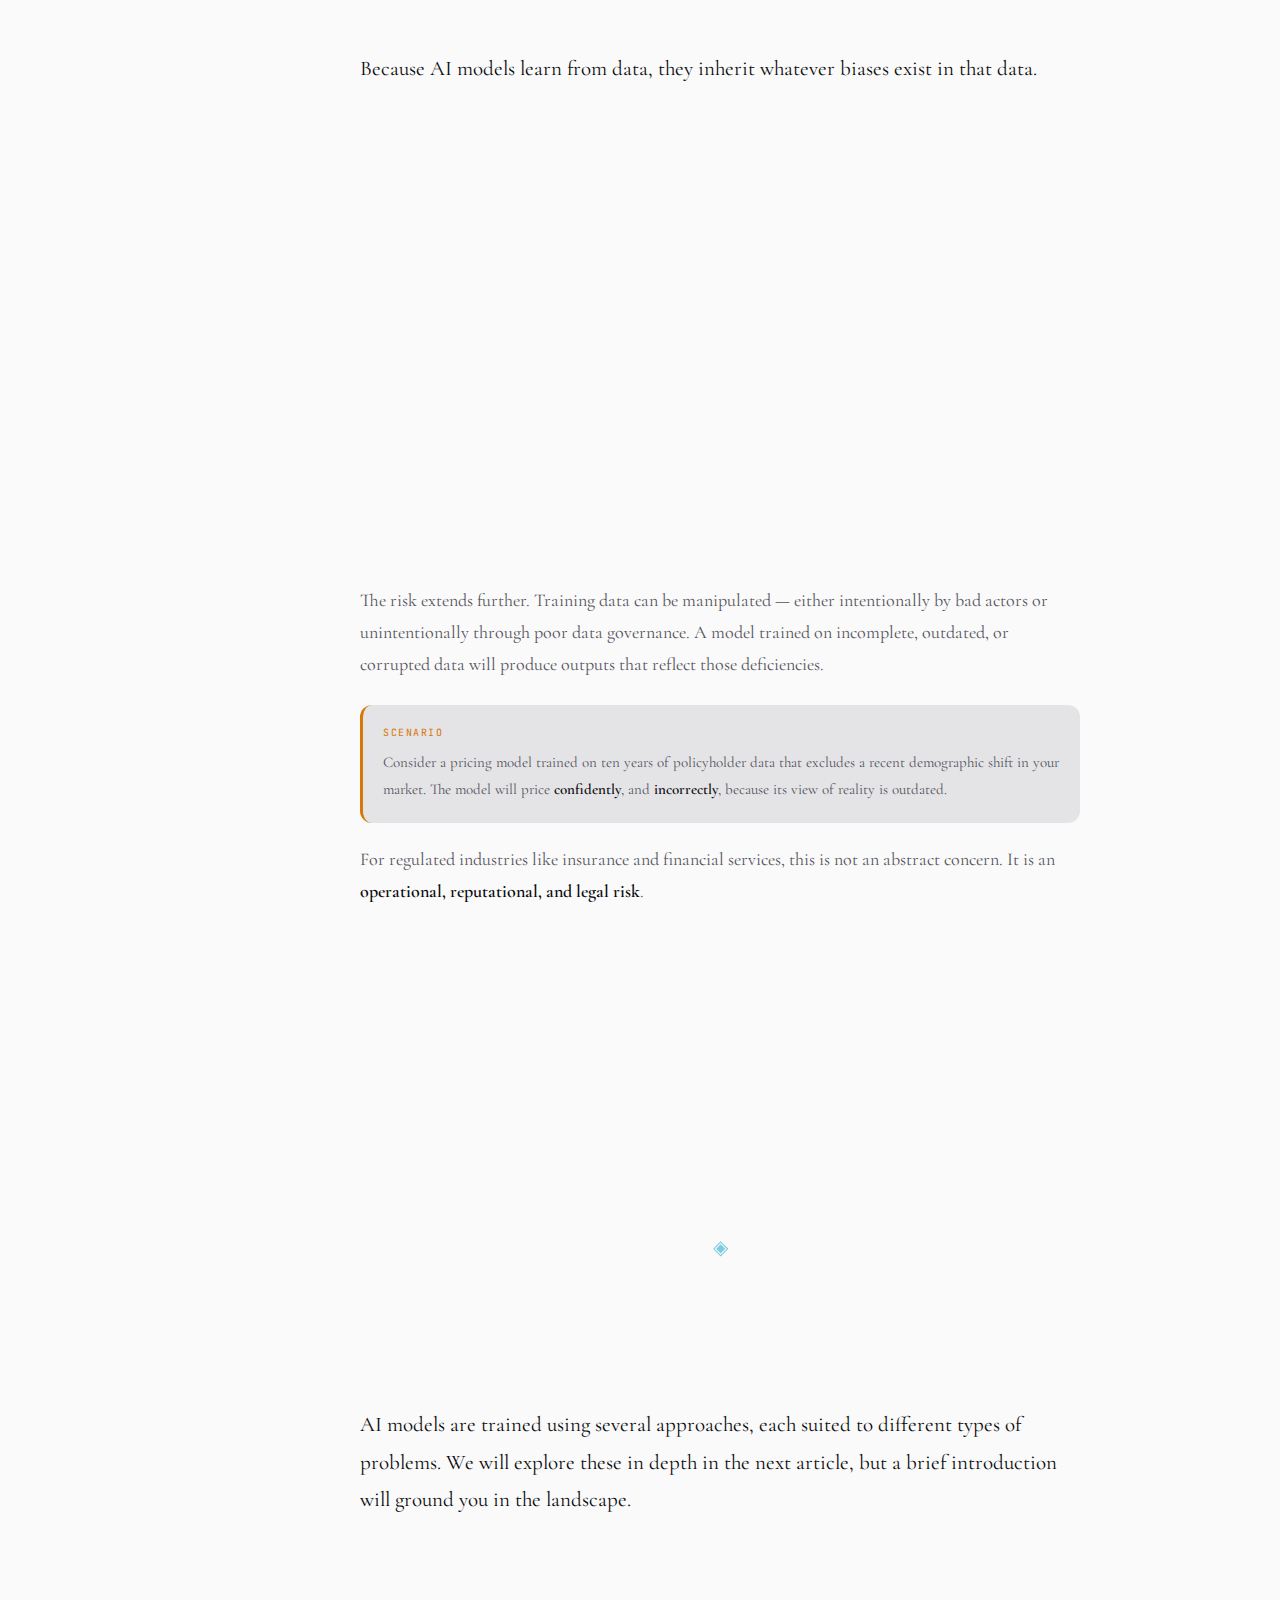
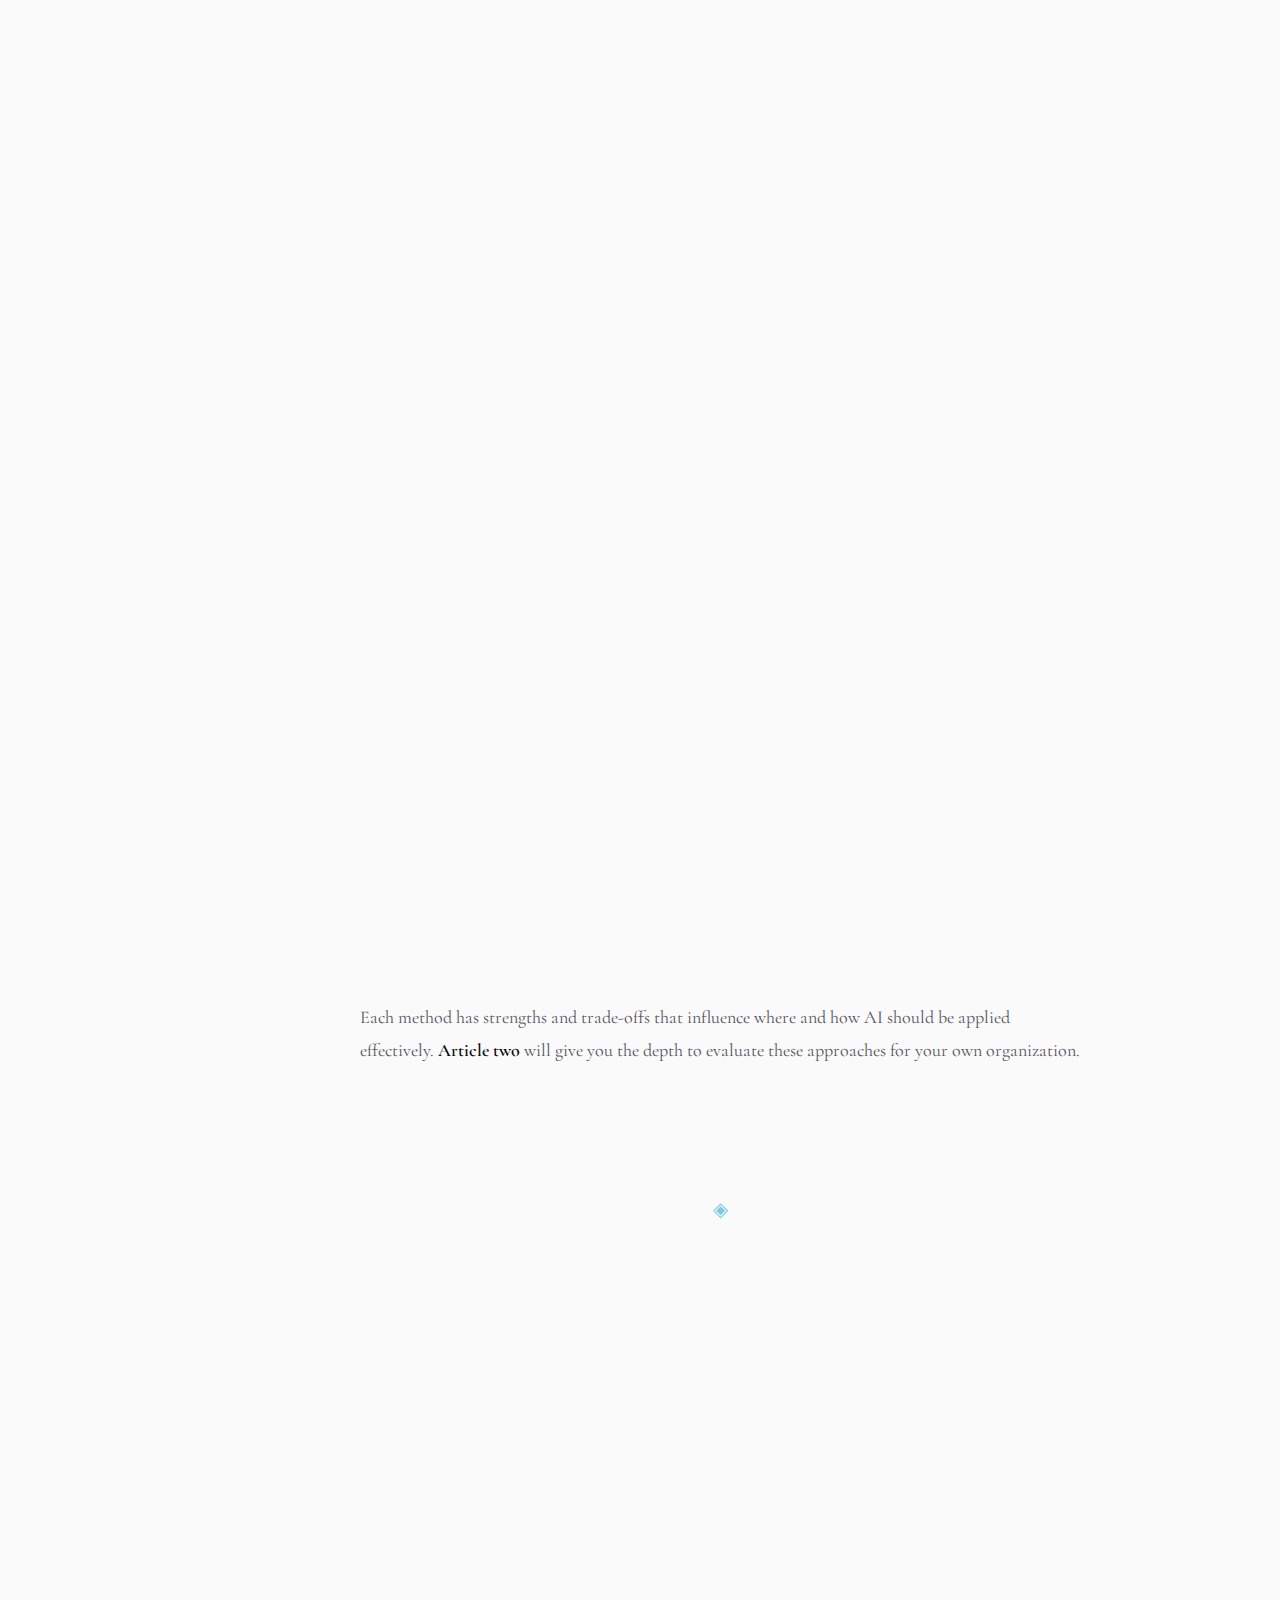
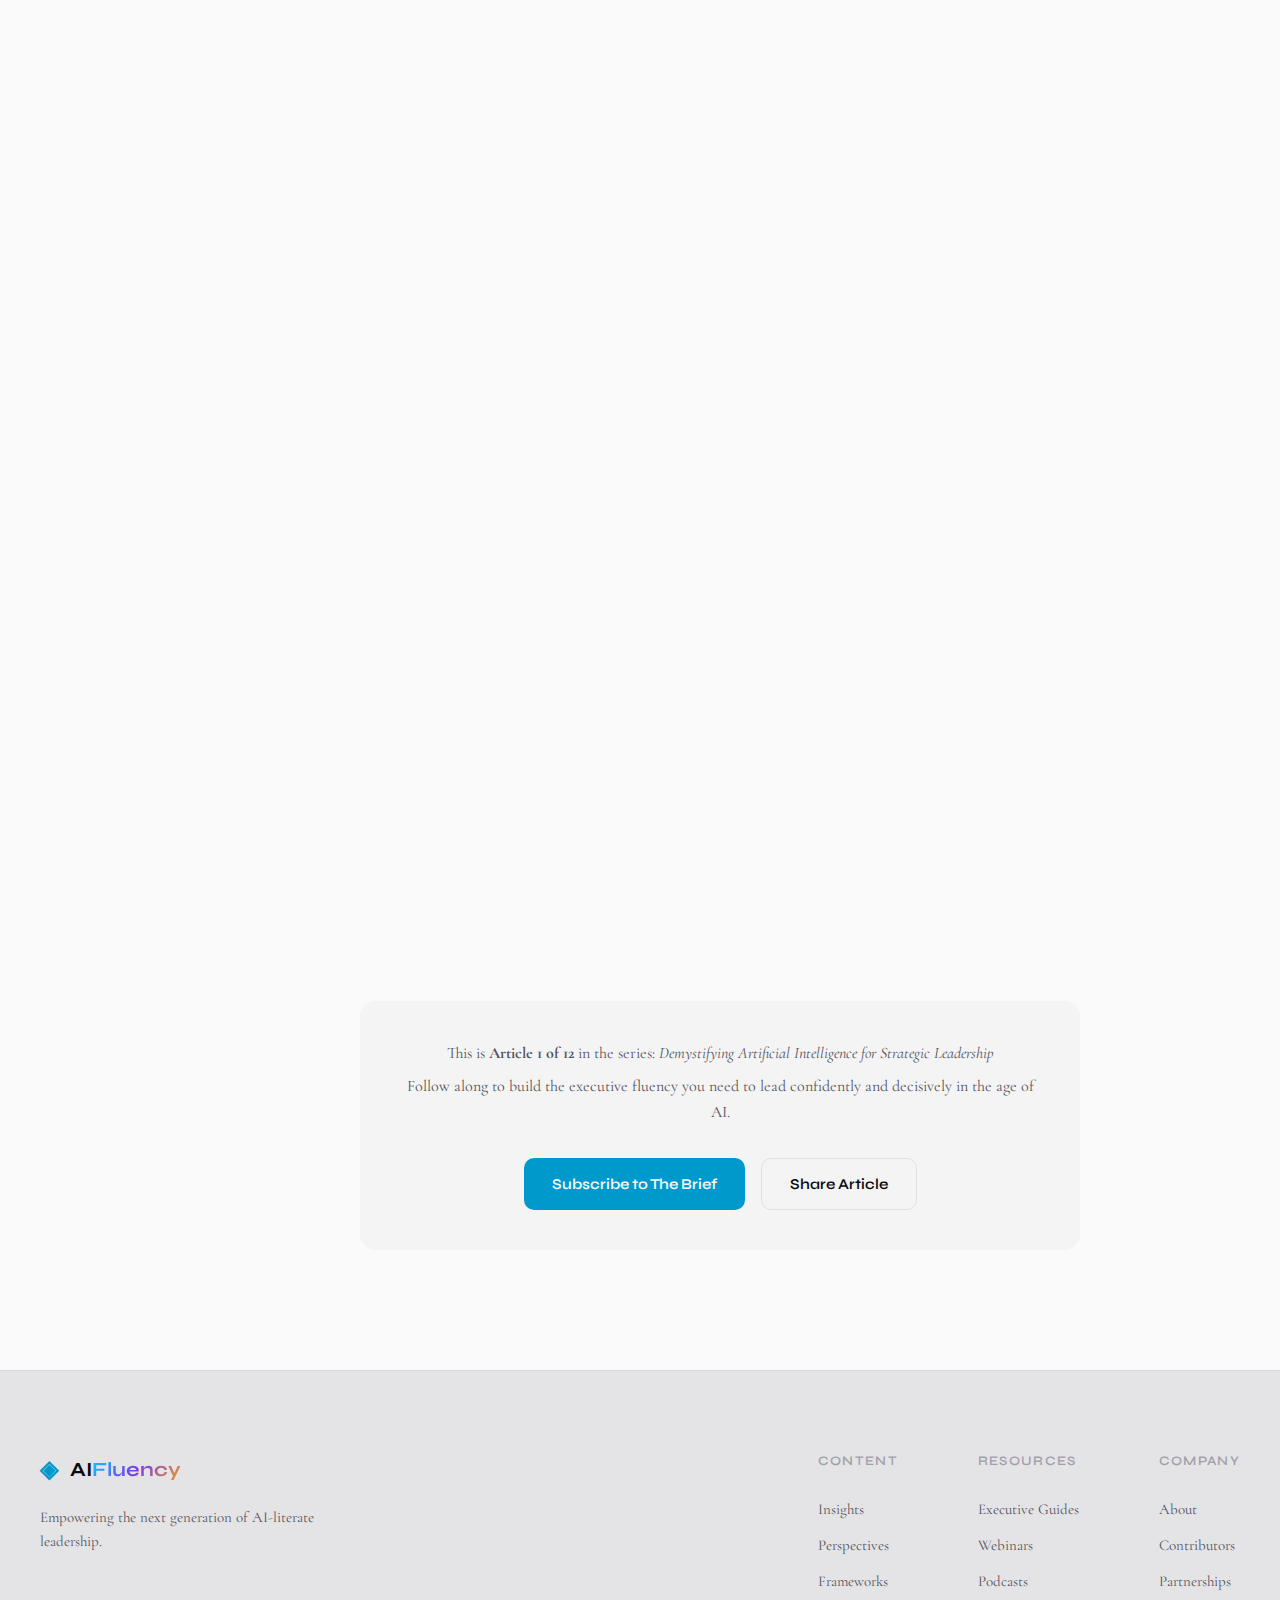
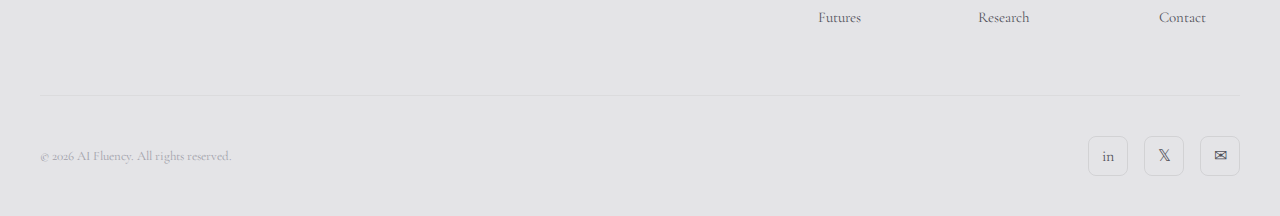
<file: article-1.html>
<!DOCTYPE html>
<html lang="en">
<head>
    <meta charset="UTF-8">
    <meta name="viewport" content="width=device-width, initial-scale=1.0">
    <title>Why Leadership Needs AI Understanding | AI Fluency</title>
    <link rel="preconnect" href="https://fonts.googleapis.com">
    <link rel="preconnect" href="https://fonts.gstatic.com" crossorigin>
    <link href="https://fonts.googleapis.com/css2?family=Cormorant+Garamond:ital,wght@0,400;0,500;0,600;0,700;1,400;1,500&family=Syne:wght@400;500;600;700;800&family=JetBrains+Mono:wght@400;500&display=swap" rel="stylesheet">
    <link rel="stylesheet" href="styles.css">
    <link rel="stylesheet" href="article.css">
</head>
<body>
    <!-- Reading Progress Bar -->
    <div class="reading-progress">
        <div class="progress-bar"></div>
    </div>

    <!-- Cursor follower -->
    <div class="cursor-glow"></div>

    <!-- Navigation -->
    <nav class="nav article-nav">
        <div class="nav-container">
            <a href="index.html" class="logo">
                <span class="logo-icon">◈</span>
                <span class="logo-text">AI<span class="logo-accent">Fluency</span></span>
            </a>
            <div class="nav-links">
                <a href="index.html#insights" class="nav-link">Latest</a>
                <a href="index.html#series" class="nav-link">Series</a>
                <a href="index.html#frameworks" class="nav-link">Frameworks</a>
                <a href="index.html#futures" class="nav-link">Futures</a>
            </div>
            <div class="nav-actions">
                <button class="theme-toggle" aria-label="Toggle theme">
                    <span class="theme-icon sun">☀</span>
                    <span class="theme-icon moon">☾</span>
                </button>
                <a href="index.html#subscribe" class="btn-subscribe">Subscribe</a>
            </div>
            <button class="mobile-menu-btn" aria-label="Menu">
                <span></span>
                <span></span>
            </button>
        </div>
    </nav>

    <!-- Article Hero -->
    <header class="article-hero">
        <div class="hero-bg">
            <div class="grid-overlay"></div>
            <div class="gradient-orb orb-1"></div>
            <div class="gradient-orb orb-2"></div>
            <div class="noise-overlay"></div>
        </div>
        <div class="article-hero-content">
            <div class="article-series">
                <span class="series-badge">Series</span>
                <span class="series-title">Demystifying AI for Strategic Leadership</span>
                <span class="series-part">Article 1 of 12</span>
            </div>
            <h1 class="article-title">
                <span class="title-line">Why Leadership Needs a</span>
                <span class="title-line title-emphasis">Clear Understanding</span>
                <span class="title-line">of What AI Is and What It Isn't</span>
            </h1>
            <div class="article-meta-hero">
                <div class="meta-author">
                    <a href="https://www.linkedin.com/in/peter-m-6168a448/" target="_blank" rel="noopener noreferrer" class="author-avatar-lg">PM</a>
                    <div class="author-details">
                        <a href="https://www.linkedin.com/in/peter-m-6168a448/" target="_blank" rel="noopener noreferrer" class="author-name">Peter Muiruri</a>
                        <span class="author-title">Created by - Peter Muiruri</span>
                    </div>
                </div>
                <div class="meta-stats">
                    <div class="stat">
                        <span class="stat-icon">◷</span>
                        <span class="stat-value">12 min read</span>
                    </div>
                    <div class="stat">
                        <span class="stat-icon">◈</span>
                        <span class="stat-value">Feb 8, 2026</span>
                    </div>
                </div>
            </div>
        </div>
        <div class="scroll-hint">
            <span>Begin reading</span>
            <div class="scroll-arrow">↓</div>
        </div>
    </header>

    <!-- Article Content -->
    <article class="article-container">
        <aside class="article-sidebar">
            <div class="sidebar-sticky">
                <div class="toc">
                    <h4 class="toc-title">Contents</h4>
                    <nav class="toc-nav">
                        <a href="#the-gap" class="toc-link active">The Gap Is Already Here</a>
                        <a href="#what-is-ai" class="toc-link">What Is AI, Really?</a>
                        <a href="#basics" class="toc-link">What Makes AI Work</a>
                        <a href="#models-differ" class="toc-link">Why Models Differ</a>
                        <a href="#limitations" class="toc-link">Limitations & Misconceptions</a>
                        <a href="#bias" class="toc-link">Bias & Data Risks</a>
                        <a href="#how-ai-learns" class="toc-link">How AI Learns</a>
                        <a href="#takeaways" class="toc-link">Executive Takeaways</a>
                    </nav>
                </div>
                <div class="share-widget">
                    <span class="share-label">Share</span>
                    <div class="share-buttons">
                        <button class="share-btn" aria-label="Share on LinkedIn">in</button>
                        <button class="share-btn" aria-label="Share on Twitter">𝕏</button>
                        <button class="share-btn" aria-label="Copy link">⎘</button>
                    </div>
                </div>
            </div>
        </aside>

        <div class="article-main">
            <!-- Opening Quote -->
            <div class="article-opening">
                <div class="opening-quote">
                    <span class="quote-icon">"</span>
                    <p>AI is not optional. It is table stakes — for the rest of eternity.</p>
                    <cite>— Jamie Dimon, CEO, JPMorgan Chase</cite>
                </div>
            </div>

            <!-- Section: The Gap -->
            <section class="article-section" id="the-gap">
                <h2 class="section-heading">
                    <span class="heading-number">01</span>
                    <span class="heading-text">The Gap Is Already Here</span>
                </h2>

                <div class="content-block">
                    <p class="lead-paragraph">In the summer of 2024, JPMorgan Chase rolled out an internal AI platform called LLM Suite. Within eight months, <strong>200,000 employees</strong> were using it. Investment bankers who once spent hours building pitch decks were producing them in thirty seconds.</p>

                    <div class="highlight-stat">
                        <div class="stat-number">35%</div>
                        <div class="stat-description">increase in value delivered by JPMorgan's AI investments in a single year</div>
                    </div>

                    <p>This is not a hypothetical scenario. This is one institution, moving at scale, while much of financial services is still debating whether to fund a pilot.</p>

                    <div class="callout callout-warning">
                        <div class="callout-icon">⚡</div>
                        <div class="callout-content">
                            <h4>The Urgency Gap</h4>
                            <p>While JPMorgan committed <strong>$18 billion</strong> to technology in 2025, many organizations are still redirecting AI budgets to legacy system maintenance.</p>
                        </div>
                    </div>

                    <p>The chief actuary raises the idea of machine learning and is told to focus on reserves. The CIO proposes a proof of concept and loses the funding to a platform upgrade. The terms feel abstract. The urgency is unclear — until a competitor makes it undeniable.</p>
                </div>

                <div class="data-visualization">
                    <div class="viz-header">
                        <span class="viz-label">McKinsey Global Institute Estimate</span>
                        <span class="viz-title">Generative AI Value Potential in Banking</span>
                    </div>
                    <div class="viz-range">
                        <div class="range-bar">
                            <div class="range-fill"></div>
                        </div>
                        <div class="range-labels">
                            <span class="range-min">$200B</span>
                            <span class="range-max">$340B</span>
                        </div>
                        <span class="range-context">Annual value to global banking sector</span>
                    </div>
                </div>

                <div class="content-block">
                    <p>Insurers, asset managers, and corporate finance teams are already deploying AI across pricing, underwriting, fraud detection, and customer engagement.</p>

                    <blockquote class="pull-quote">
                        <p>The question facing senior leadership is no longer <em>whether</em> AI will reshape your industry. It already is. The question is whether you will <strong>lead that transformation</strong> or be overtaken.</p>
                    </blockquote>

                    <p>This twelve-part series is designed for one purpose: to give you, as a senior leader, the conceptual foundation you need to make informed, confident decisions about artificial intelligence. You do not need to write code. You do not need to understand calculus. What you need is <em>clarity</em> — and that is exactly what we will build together, starting now.</p>
                </div>
            </section>

            <!-- Visual Divider -->
            <div class="section-divider">
                <span class="divider-icon">◈</span>
            </div>

            <!-- Section: What Is AI -->
            <section class="article-section" id="what-is-ai">
                <h2 class="section-heading">
                    <span class="heading-number">02</span>
                    <span class="heading-text">So What Is Artificial Intelligence, Really?</span>
                </h2>

                <div class="content-block">
                    <p class="lead-paragraph">Strip away the hype and the science fiction, and AI becomes surprisingly intuitive to understand.</p>

                    <div class="analogy-box">
                        <div class="analogy-header">
                            <span class="analogy-icon">💡</span>
                            <span class="analogy-label">Think of it this way</span>
                        </div>
                        <div class="analogy-content">
                            <p>Think about how <strong>you</strong> learned to recognize risk in your career. No one handed you a rulebook on day one that covered every scenario. Instead, you absorbed patterns over years. You reviewed financial statements, observed market cycles, sat through hundreds of meetings, and gradually built an internal framework that allowed you to evaluate new situations with reasonable accuracy.</p>
                            <p class="analogy-punchline">That framework is your mental model — and it was trained on decades of experience.</p>
                        </div>
                    </div>

                    <p>Artificial intelligence follows the same principle, compressed into silicon. An AI system is software that has been exposed to large volumes of data and, through mathematical processes, has extracted patterns from that data. When presented with a new input, the system uses those patterns to produce an output: a prediction, a classification, a recommendation, or in the case of generative AI, entirely new text, images, or code.</p>

                    <div class="comparison-grid">
                        <div class="comparison-item human">
                            <div class="comparison-header">
                                <span class="comparison-icon">🧠</span>
                                <span class="comparison-label">Human Expert</span>
                            </div>
                            <ul class="comparison-list">
                                <li>Reviews thousands of reports across a career</li>
                                <li>Pattern recognition shaped by personal experience</li>
                                <li>Subject to cognitive biases</li>
                            </ul>
                        </div>
                        <div class="comparison-divider">
                            <span>vs</span>
                        </div>
                        <div class="comparison-item ai">
                            <div class="comparison-header">
                                <span class="comparison-icon">⚡</span>
                                <span class="comparison-label">AI Model</span>
                            </div>
                            <ul class="comparison-list">
                                <li>Processes millions of data points</li>
                                <li>Patterns shaped entirely by training data</li>
                                <li>Subject to data biases</li>
                            </ul>
                        </div>
                    </div>

                    <p>The critical distinction is <strong>scale and speed</strong>. Where you might have reviewed a few thousand financial reports across your career, an AI model can process millions. Where your pattern recognition is shaped by personal experience and cognitive biases, an AI model's patterns are shaped entirely by its training data — for better or for worse.</p>
                </div>
            </section>

            <!-- Visual Divider -->
            <div class="section-divider">
                <span class="divider-icon">◈</span>
            </div>

            <!-- Section: The Basics -->
            <section class="article-section" id="basics">
                <h2 class="section-heading">
                    <span class="heading-number">03</span>
                    <span class="heading-text">What Makes AI Work: The Basics</span>
                </h2>

                <div class="content-block">
                    <div class="concept-card">
                        <div class="concept-header">
                            <span class="concept-icon">📘</span>
                            <h3>Models: The Playbook</h3>
                        </div>
                        <div class="concept-body">
                            <p>In AI, a model is the product of training. Think of it as an organization's institutional playbook, except instead of being written by humans, it was generated mathematically from enormous datasets.</p>
                            <p>When someone refers to a "large language model" like GPT-4 or Claude, they are referring to a specific playbook trained on vast amounts of text data that can now generate coherent language. Different models exist because different playbooks are built from different data and optimized for different tasks.</p>
                        </div>
                    </div>

                    <div class="concept-card">
                        <div class="concept-header">
                            <span class="concept-icon">🎛️</span>
                            <h3>Parameters: The Levers and Dials</h3>
                        </div>
                        <div class="concept-body">
                            <p>Inside every model are parameters — millions or even billions of numerical values adjusted during training. Think of parameters as the fine-tuning dials on a complex sound system. Each dial affects how the model responds to input.</p>
                            <p>During training, the system automatically adjusts these dials until the outputs closely match what was expected. <strong>The more parameters a model has, the more nuanced its responses can be</strong> — though more parameters also means more computational cost and complexity.</p>
                        </div>
                    </div>

                    <div class="concept-card concept-highlight">
                        <div class="concept-header">
                            <span class="concept-icon">🎯</span>
                            <h3>Probabilistic Inference: Educated Guessing at Scale</h3>
                            <span class="concept-badge">Critical Concept</span>
                        </div>
                        <div class="concept-body">
                            <p>Here is perhaps the <strong>most important concept</strong> for any executive to grasp.</p>

                            <div class="key-insight">
                                <p>AI does not reason the way a human does. It performs <em>probabilistic inference</em> — a precise way of saying it makes the most statistically likely guess based on what it has seen before.</p>
                            </div>

                            <p>When a generative AI model writes a sentence, it is predicting the next most probable word given all the previous words. When a fraud detection model flags a transaction, it is calculating the probability that the transaction's features match patterns learned from known fraud cases.</p>

                            <div class="callout callout-critical">
                                <div class="callout-icon">⚠</div>
                                <div class="callout-content">
                                    <h4>Why This Matters</h4>
                                    <p>The model is not <em>understanding</em> your question. It is not evaluating truth. It is selecting the most probable output based on statistical patterns. This is why AI can produce impressively coherent text and simultaneously get basic facts completely wrong.</p>
                                </div>
                            </div>

                            <p>For an executive, internalizing this single concept changes how you evaluate every AI proposal that crosses your desk.</p>
                        </div>
                    </div>
                </div>
            </section>

            <!-- Visual Divider -->
            <div class="section-divider">
                <span class="divider-icon">◈</span>
            </div>

            <!-- Section: Why Models Differ -->
            <section class="article-section" id="models-differ">
                <h2 class="section-heading">
                    <span class="heading-number">04</span>
                    <span class="heading-text">Why Models Differ: It's All in the Data</span>
                </h2>

                <div class="content-block">
                    <p class="lead-paragraph">If two analysts are trained at different firms with different philosophies, they will evaluate the same deal differently. The same principle applies to AI.</p>

                    <div class="spectrum-visual">
                        <div class="spectrum-header">Model Specialization Spectrum</div>
                        <div class="spectrum-bar">
                            <div class="spectrum-point general">
                                <span class="point-label">General Model</span>
                                <span class="point-desc">Trained on internet text</span>
                                <span class="point-trait">Broad but shallow</span>
                            </div>
                            <div class="spectrum-arrow">→</div>
                            <div class="spectrum-point specialized">
                                <span class="point-label">Fine-tuned Model</span>
                                <span class="point-desc">Trained on domain data</span>
                                <span class="point-trait">Deep but focused</span>
                            </div>
                        </div>
                    </div>

                    <p>A model trained on general internet text can discuss nearly any topic but lacks deep expertise in any one domain. A model trained specifically on regulatory filings, actuarial tables, and insurance policy language will be far more precise in that domain but may struggle with tasks outside of it.</p>

                    <p>This is where <strong>fine-tuning</strong> becomes relevant. Organizations can take a general-purpose model and further train it on proprietary data to specialize its behavior. A life insurer, for example, could fine-tune a language model on its claims correspondence, policy documents, and underwriting guidelines so that the model produces outputs aligned with the organization's specific terminology and business logic.</p>

                    <blockquote class="pull-quote pull-quote-accent">
                        <p>The data you feed an AI system determines the quality and relevance of what you get back. Poor data does not produce poor results by accident. <strong>It produces them by design.</strong></p>
                    </blockquote>

                    <p>Investing in AI without first investing in data quality is like hiring a brilliant analyst and handing them a filing cabinet full of incomplete records.</p>
                </div>
            </section>

            <!-- Visual Divider -->
            <div class="section-divider">
                <span class="divider-icon">◈</span>
            </div>

            <!-- Section: Limitations -->
            <section class="article-section" id="limitations">
                <h2 class="section-heading">
                    <span class="heading-number">05</span>
                    <span class="heading-text">Limitations and Misconceptions</span>
                </h2>

                <div class="content-block">
                    <p class="lead-paragraph">AI's capabilities are impressive, and the pace of advancement is genuinely remarkable. But the gap between public perception and technical reality creates real risk for organizations that fail to understand the boundaries.</p>

                    <div class="limitation-card limitation-critical">
                        <div class="limitation-header">
                            <span class="limitation-icon">🎭</span>
                            <h3>Hallucinations: Confident but Wrong</h3>
                        </div>
                        <div class="limitation-body">
                            <p>One of the most critical limitations is what the industry calls <strong>hallucination</strong>. An AI model can generate an answer that:</p>
                            <ul class="check-list negative">
                                <li>Reads with complete confidence</li>
                                <li>Uses correct grammar</li>
                                <li>Follows logical structure</li>
                                <li><strong>And is factually wrong</strong></li>
                            </ul>
                            <p>This happens because the model optimizes for what <em>sounds right</em> based on patterns, not for what <em>is true</em>.</p>

                            <div class="example-box">
                                <span class="example-label">Example Risk</span>
                                <p>Imagine an AI assistant drafting a regulatory summary that cites a provision that does not exist but sounds entirely plausible. Without human verification, that output could find its way into a board presentation or compliance filing.</p>
                            </div>
                        </div>
                    </div>

                    <div class="limitation-card">
                        <div class="limitation-header">
                            <span class="limitation-icon">🤖</span>
                            <h3>AI Does Not Understand</h3>
                        </div>
                        <div class="limitation-body">
                            <p>Current AI systems, including the most advanced large language models, do not understand language the way you do. They have:</p>
                            <ul class="check-list negative">
                                <li>No awareness of meaning</li>
                                <li>No comprehension of context beyond statistical correlation</li>
                                <li>No ability to verify their own outputs against reality</li>
                            </ul>
                            <p>They are extraordinarily sophisticated <strong>pattern-matching engines</strong>. This does not diminish their value, but it fundamentally shapes how they should be deployed: as powerful tools that require human oversight, not as autonomous decision-makers.</p>
                        </div>
                    </div>

                    <div class="limitation-card">
                        <div class="limitation-header">
                            <span class="limitation-icon">🚫</span>
                            <h3>What AI Cannot Do</h3>
                        </div>
                        <div class="limitation-body">
                            <div class="cannot-grid">
                                <div class="cannot-item">
                                    <span class="cannot-icon">⚖️</span>
                                    <span>Exercise judgment like a seasoned executive</span>
                                </div>
                                <div class="cannot-item">
                                    <span class="cannot-icon">🏛️</span>
                                    <span>Weigh political dynamics of a boardroom</span>
                                </div>
                                <div class="cannot-item">
                                    <span class="cannot-icon">❤️</span>
                                    <span>Consider emotional impact on employees</span>
                                </div>
                                <div class="cannot-item">
                                    <span class="cannot-icon">📚</span>
                                    <span>Factor in information it wasn't trained on</span>
                                </div>
                            </div>
                            <p class="footnote">These are not temporary limitations waiting for the next software update. They reflect the fundamental nature of what these systems are.</p>
                        </div>
                    </div>
                </div>
            </section>

            <!-- Visual Divider -->
            <div class="section-divider">
                <span class="divider-icon">◈</span>
            </div>

            <!-- Section: Bias -->
            <section class="article-section" id="bias">
                <h2 class="section-heading">
                    <span class="heading-number">06</span>
                    <span class="heading-text">Bias and Data Manipulation Risks</span>
                </h2>

                <div class="content-block">
                    <p class="lead-paragraph">Because AI models learn from data, they inherit whatever biases exist in that data.</p>

                    <div class="risk-cascade">
                        <div class="cascade-step">
                            <span class="step-number">1</span>
                            <div class="step-content">
                                <h4>Historical Bias in Data</h4>
                                <p>Claims processing model trained on decisions that disproportionately denied claims from certain groups</p>
                            </div>
                        </div>
                        <div class="cascade-arrow">↓</div>
                        <div class="cascade-step">
                            <span class="step-number">2</span>
                            <div class="step-content">
                                <h4>Pattern Replication</h4>
                                <p>Model learns and replicates the biased pattern</p>
                            </div>
                        </div>
                        <div class="cascade-arrow">↓</div>
                        <div class="cascade-step step-danger">
                            <span class="step-number">3</span>
                            <div class="step-content">
                                <h4>Amplification at Scale</h4>
                                <p>Bias amplified across thousands of decisions at machine speed</p>
                            </div>
                        </div>
                    </div>

                    <p>The risk extends further. Training data can be manipulated — either intentionally by bad actors or unintentionally through poor data governance. A model trained on incomplete, outdated, or corrupted data will produce outputs that reflect those deficiencies.</p>

                    <div class="example-box example-warning">
                        <span class="example-label">Scenario</span>
                        <p>Consider a pricing model trained on ten years of policyholder data that excludes a recent demographic shift in your market. The model will price <strong>confidently</strong>, and <strong>incorrectly</strong>, because its view of reality is outdated.</p>
                    </div>

                    <p>For regulated industries like insurance and financial services, this is not an abstract concern. It is an <strong>operational, reputational, and legal risk</strong>.</p>

                    <div class="callout callout-action">
                        <div class="callout-icon">🎯</div>
                        <div class="callout-content">
                            <h4>Leadership Responsibility</h4>
                            <p>Leaders do not need to audit datasets personally, but they must ensure that their organizations have <strong>rigorous data governance frameworks</strong> in place before deploying AI at scale. The quality of AI starts with the quality of data, and data quality is ultimately a leadership responsibility.</p>
                        </div>
                    </div>
                </div>
            </section>

            <!-- Visual Divider -->
            <div class="section-divider">
                <span class="divider-icon">◈</span>
            </div>

            <!-- Section: How AI Learns -->
            <section class="article-section" id="how-ai-learns">
                <h2 class="section-heading">
                    <span class="heading-number">07</span>
                    <span class="heading-text">A Brief Introduction to How AI Learns</span>
                </h2>

                <div class="content-block">
                    <p class="lead-paragraph">AI models are trained using several approaches, each suited to different types of problems. We will explore these in depth in the next article, but a brief introduction will ground you in the landscape.</p>

                    <div class="learning-methods">
                        <div class="method-card">
                            <div class="method-icon">📋</div>
                            <h3>Supervised Learning</h3>
                            <p class="method-desc">The most intuitive approach. The model is shown labeled examples — such as thousands of insurance claims tagged as "fraudulent" or "legitimate" — and learns to classify new claims accordingly.</p>
                            <div class="method-analogy">
                                <span class="analogy-tag">Think of it as:</span>
                                <span>Learning with an answer key</span>
                            </div>
                        </div>

                        <div class="method-card">
                            <div class="method-icon">🔍</div>
                            <h3>Unsupervised Learning</h3>
                            <p class="method-desc">Gives the model data without labels and asks it to find structure on its own. This is useful for discovering hidden patterns, such as customer segments in a policyholder database that no one had previously identified.</p>
                            <div class="method-analogy">
                                <span class="analogy-tag">Think of it as:</span>
                                <span>Finding patterns in chaos</span>
                            </div>
                        </div>

                        <div class="method-card">
                            <div class="method-icon">🎮</div>
                            <h3>Reinforcement Learning</h3>
                            <p class="method-desc">Trains the model through trial and error, rewarding desirable outcomes and penalizing undesirable ones. Used in applications like portfolio optimization and dynamic pricing.</p>
                            <div class="method-analogy">
                                <span class="analogy-tag">Think of it as:</span>
                                <span>Learning by doing</span>
                            </div>
                        </div>
                    </div>

                    <p>Each method has strengths and trade-offs that influence where and how AI should be applied effectively. <strong>Article two</strong> will give you the depth to evaluate these approaches for your own organization.</p>
                </div>
            </section>

            <!-- Visual Divider -->
            <div class="section-divider">
                <span class="divider-icon">◈</span>
            </div>

            <!-- Section: Takeaways -->
            <section class="article-section" id="takeaways">
                <h2 class="section-heading">
                    <span class="heading-number">08</span>
                    <span class="heading-text">Executive Takeaways</span>
                </h2>

                <div class="takeaways-container">
                    <div class="takeaway-card">
                        <div class="takeaway-number">01</div>
                        <div class="takeaway-content">
                            <h4>AI is already reshaping financial services</h4>
                            <p>The transformation is not on the horizon. It is underway. Organizations that delay building AI capability are accumulating strategic debt.</p>
                        </div>
                    </div>

                    <div class="takeaway-card">
                        <div class="takeaway-number">02</div>
                        <div class="takeaway-content">
                            <h4>Leaders must understand enough to ask the right questions</h4>
                            <p>You do not need to become a data scientist. But you must be able to evaluate proposals critically and set appropriate governance guardrails.</p>
                        </div>
                    </div>

                    <div class="takeaway-card">
                        <div class="takeaway-number">03</div>
                        <div class="takeaway-content">
                            <h4>AI is powerful but imperfect</h4>
                            <p>It does not understand; it predicts. It does not verify; it generates. Every AI deployment requires human oversight, especially in regulated industries.</p>
                        </div>
                    </div>

                    <div class="takeaway-card">
                        <div class="takeaway-number">04</div>
                        <div class="takeaway-content">
                            <h4>Start building AI literacy now</h4>
                            <p>The executives who will lead most effectively in the years ahead are the ones who begin developing their understanding today.</p>
                        </div>
                    </div>
                </div>
            </section>

            <!-- Next Article CTA -->
            <section class="next-article">
                <div class="next-article-content">
                    <span class="next-label">Coming Next</span>
                    <h3 class="next-title">Article 2: What Makes AI Smart?</h3>
                    <p class="next-subtitle">Understanding Models, Data & Training</p>
                    <p class="next-description">Now that you understand what AI is at a conceptual level, the next article takes you one level deeper. How exactly do machines learn? What role does data quality play in model performance? And how can your organization shape what an AI system learns to align with your strategic objectives?</p>
                    <a href="article-2.html" class="next-button">
                        <span>Read Article 2</span>
                        <svg width="20" height="20" viewBox="0 0 24 24" fill="none">
                            <path d="M5 12H19M19 12L12 5M19 12L12 19" stroke="currentColor" stroke-width="2" stroke-linecap="round" stroke-linejoin="round"/>
                        </svg>
                    </a>
                </div>
                <div class="next-article-visual">
                    <div class="visual-decoration">
                        <span class="deco-text">02</span>
                    </div>
                </div>
            </section>

            <!-- Series Footer -->
            <footer class="article-footer">
                <div class="series-info">
                    <p>This is <strong>Article 1 of 12</strong> in the series: <em>Demystifying Artificial Intelligence for Strategic Leadership</em></p>
                    <p>Follow along to build the executive fluency you need to lead confidently and decisively in the age of AI.</p>
                </div>
                <div class="article-actions">
                    <a href="index.html#subscribe" class="action-btn primary">
                        <span>Subscribe to The Brief</span>
                    </a>
                    <button class="action-btn secondary share-article">
                        <span>Share Article</span>
                    </button>
                </div>
            </footer>
        </div>
    </article>

    <!-- Footer -->
    <footer class="footer">
        <div class="footer-top">
            <div class="footer-brand">
                <a href="index.html" class="footer-logo">
                    <span class="logo-icon">◈</span>
                    <span class="logo-text">AI<span class="logo-accent">Fluency</span></span>
                </a>
                <p class="footer-tagline">Empowering the next generation of AI-literate leadership.</p>
            </div>
            <div class="footer-links">
                <div class="footer-column">
                    <h4>Content</h4>
                    <a href="index.html#insights">Insights</a>
                    <a href="index.html#perspectives">Perspectives</a>
                    <a href="index.html#frameworks">Frameworks</a>
                    <a href="index.html#futures">Futures</a>
                </div>
                <div class="footer-column">
                    <h4>Resources</h4>
                    <a href="#">Executive Guides</a>
                    <a href="#">Webinars</a>
                    <a href="#">Podcasts</a>
                    <a href="#">Research</a>
                </div>
                <div class="footer-column">
                    <h4>Company</h4>
                    <a href="#">About</a>
                    <a href="#">Contributors</a>
                    <a href="#">Partnerships</a>
                    <a href="#">Contact</a>
                </div>
            </div>
        </div>
        <div class="footer-bottom">
            <p class="copyright">© 2026 AI Fluency. All rights reserved.</p>
            <div class="footer-social">
                <a href="#" aria-label="LinkedIn">in</a>
                <a href="#" aria-label="Twitter">𝕏</a>
                <a href="#" aria-label="Newsletter">✉</a>
            </div>
        </div>
    </footer>

    <script src="script.js"></script>
    <script src="article.js"></script>
</body>
</html>
</file>
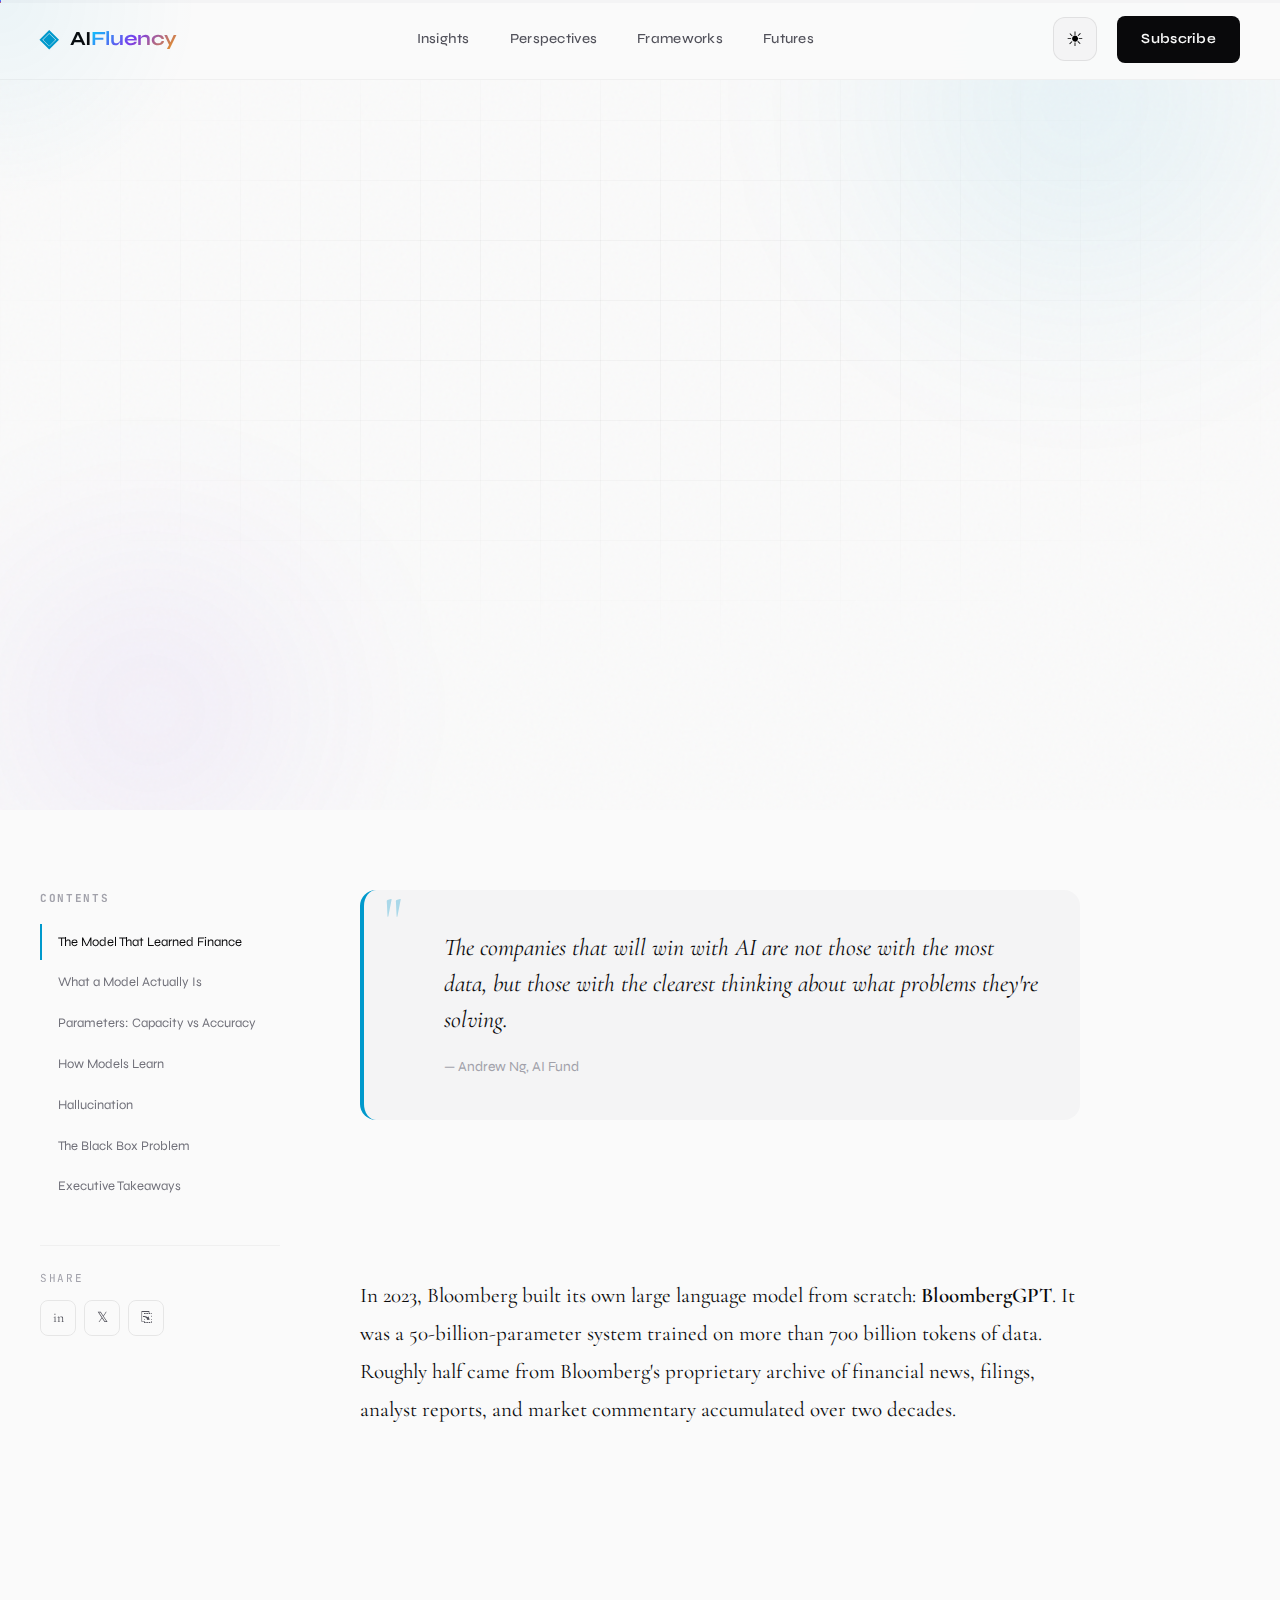
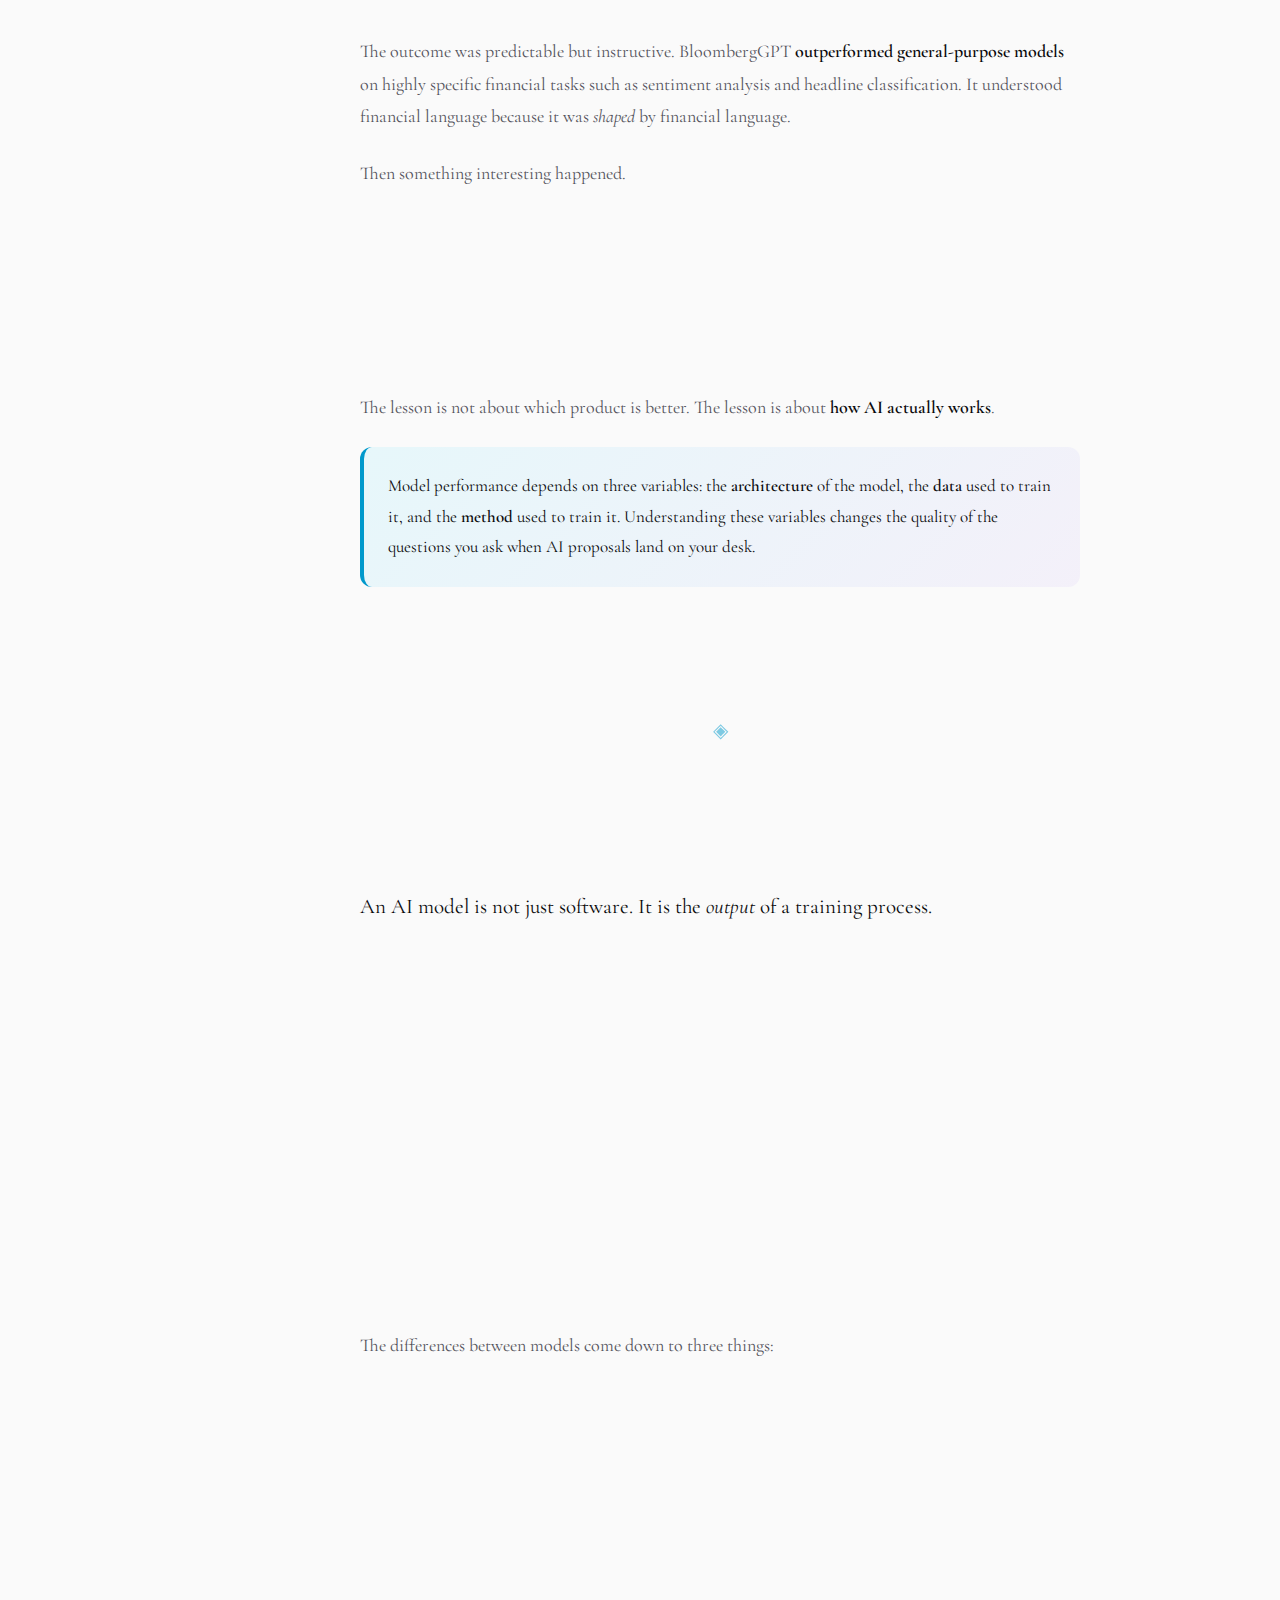
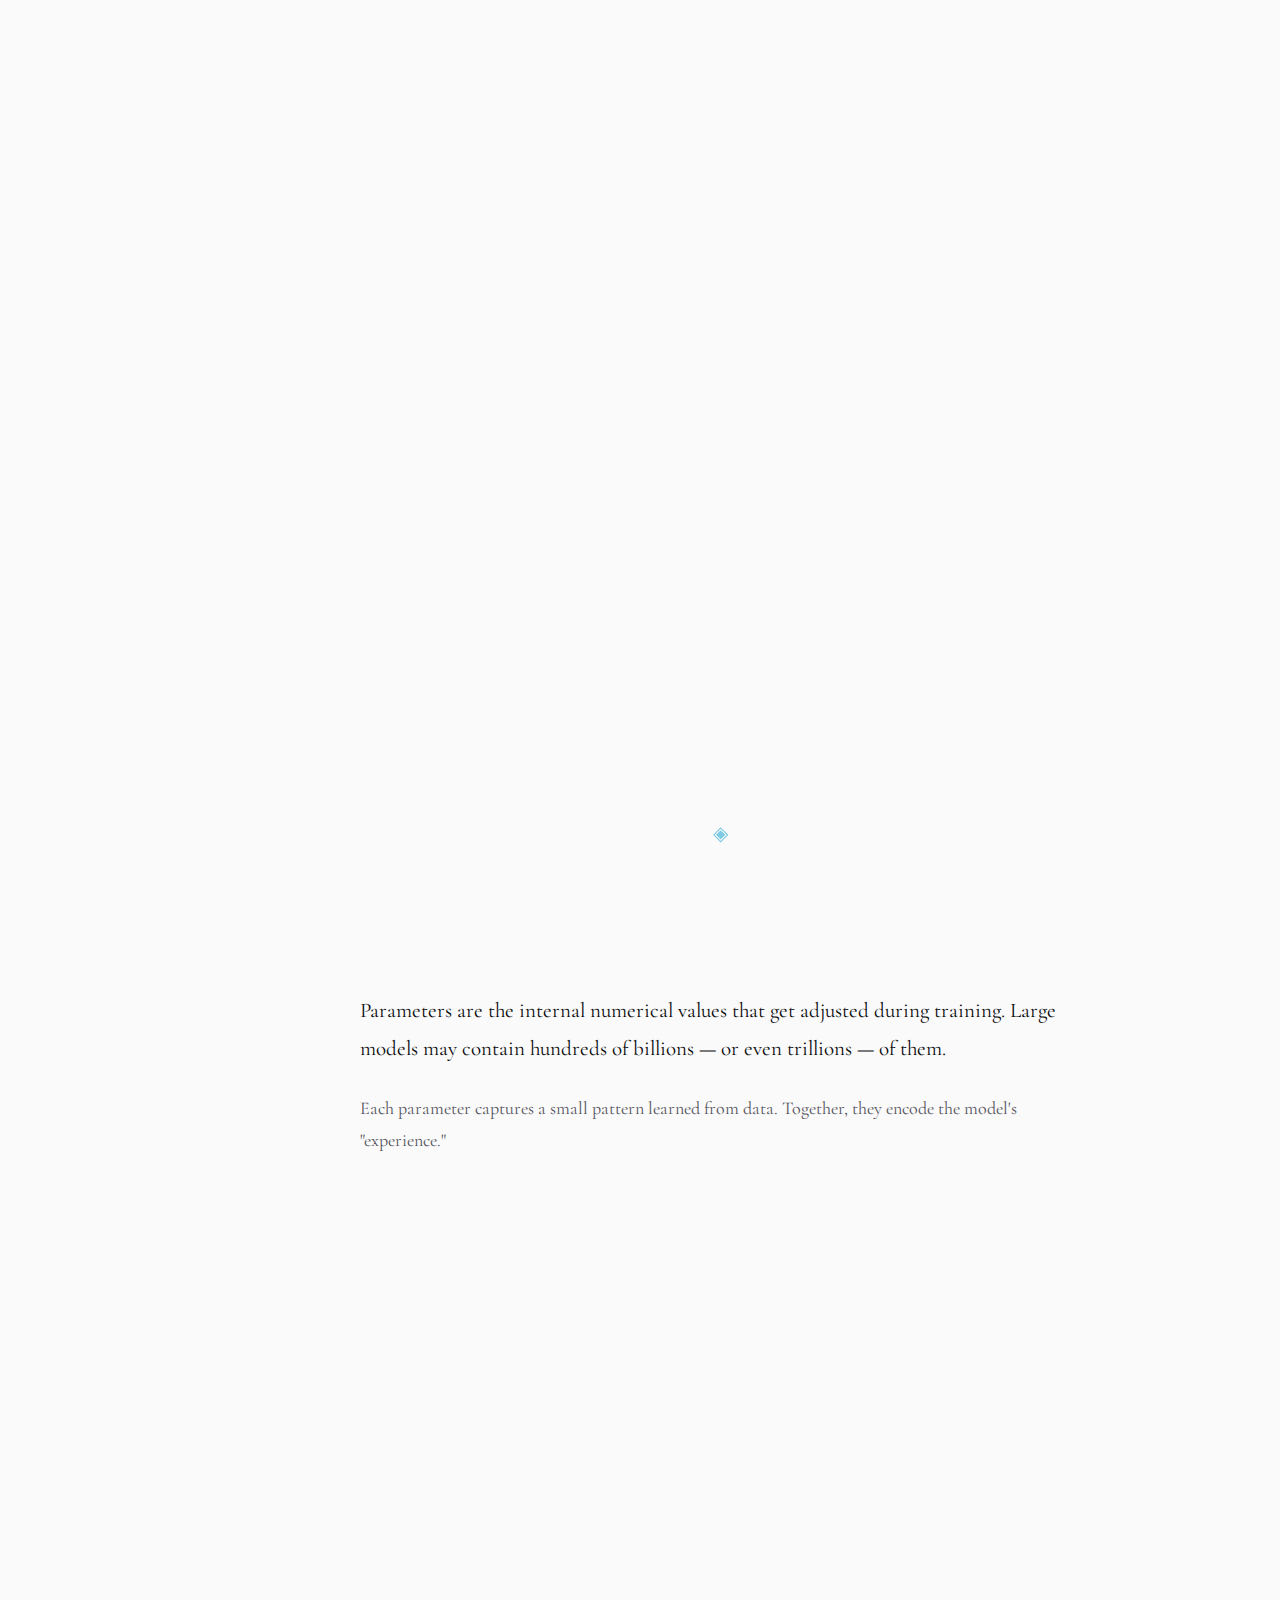
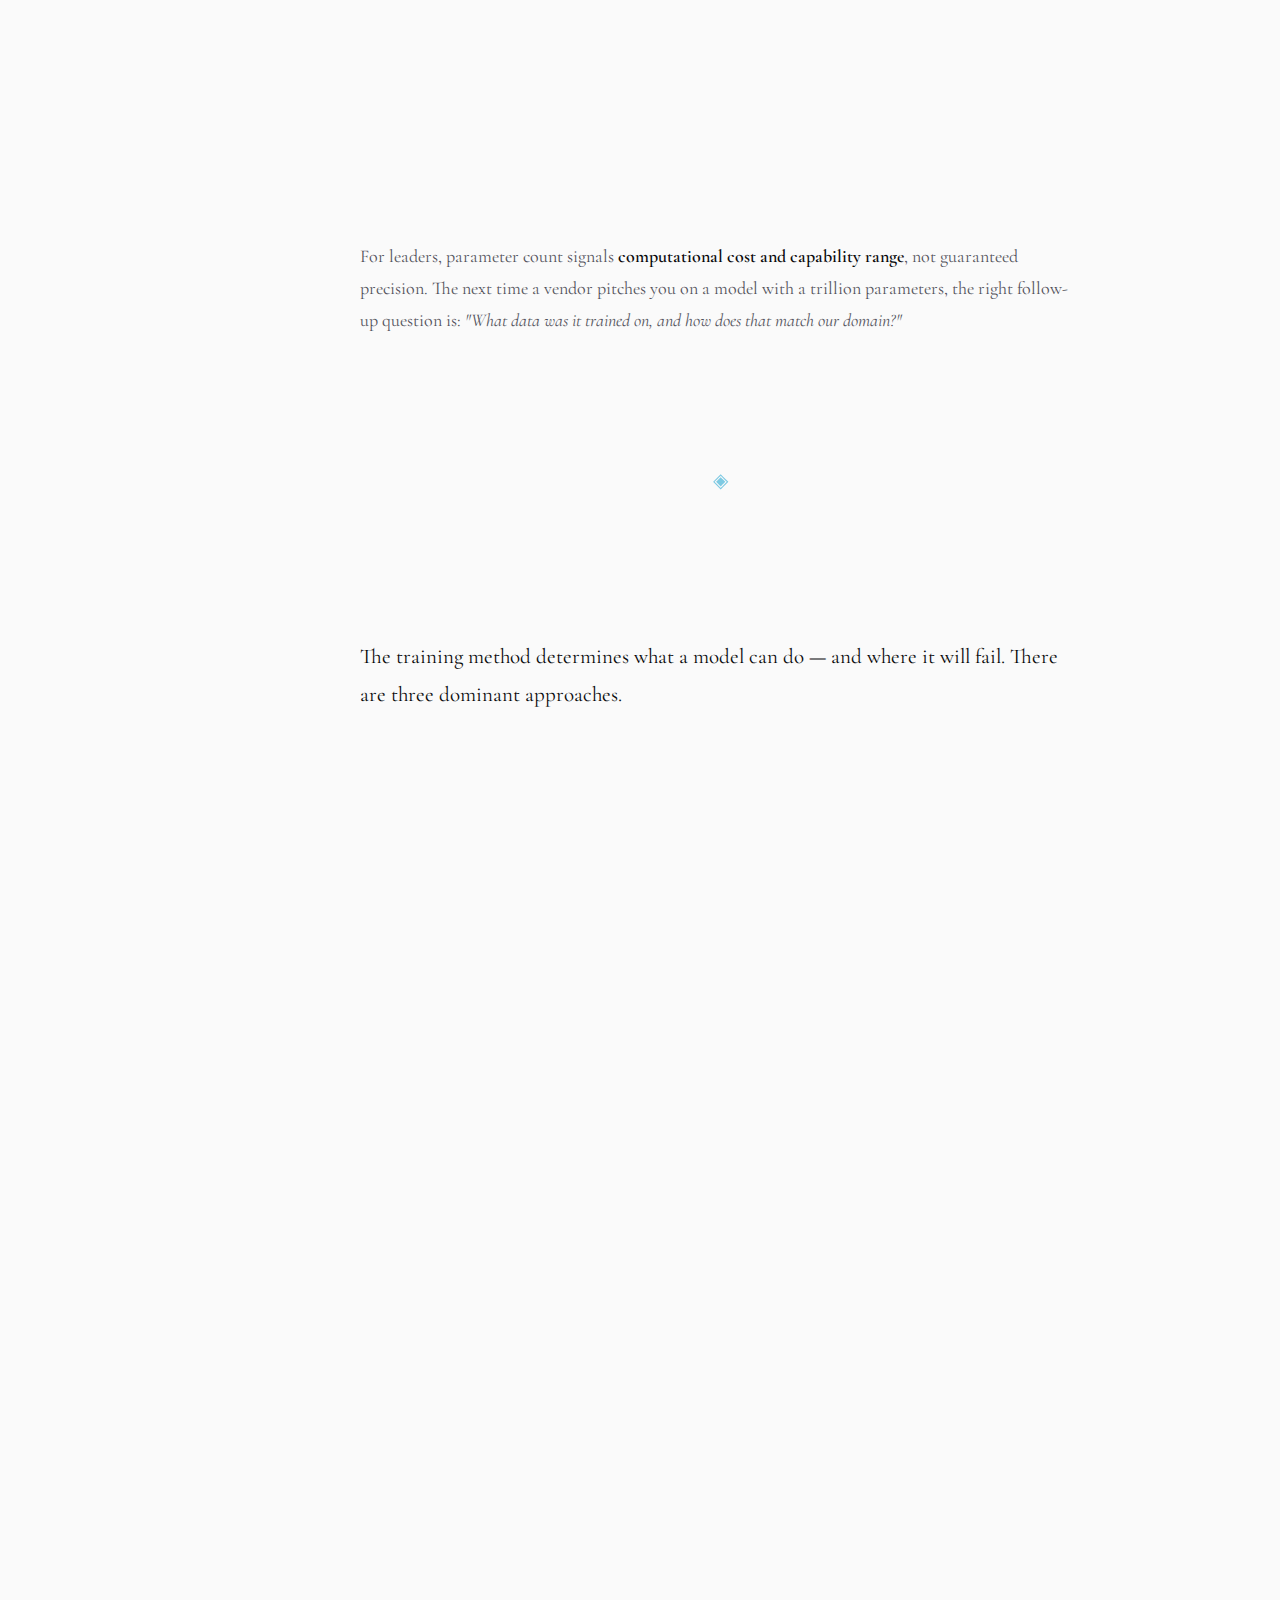
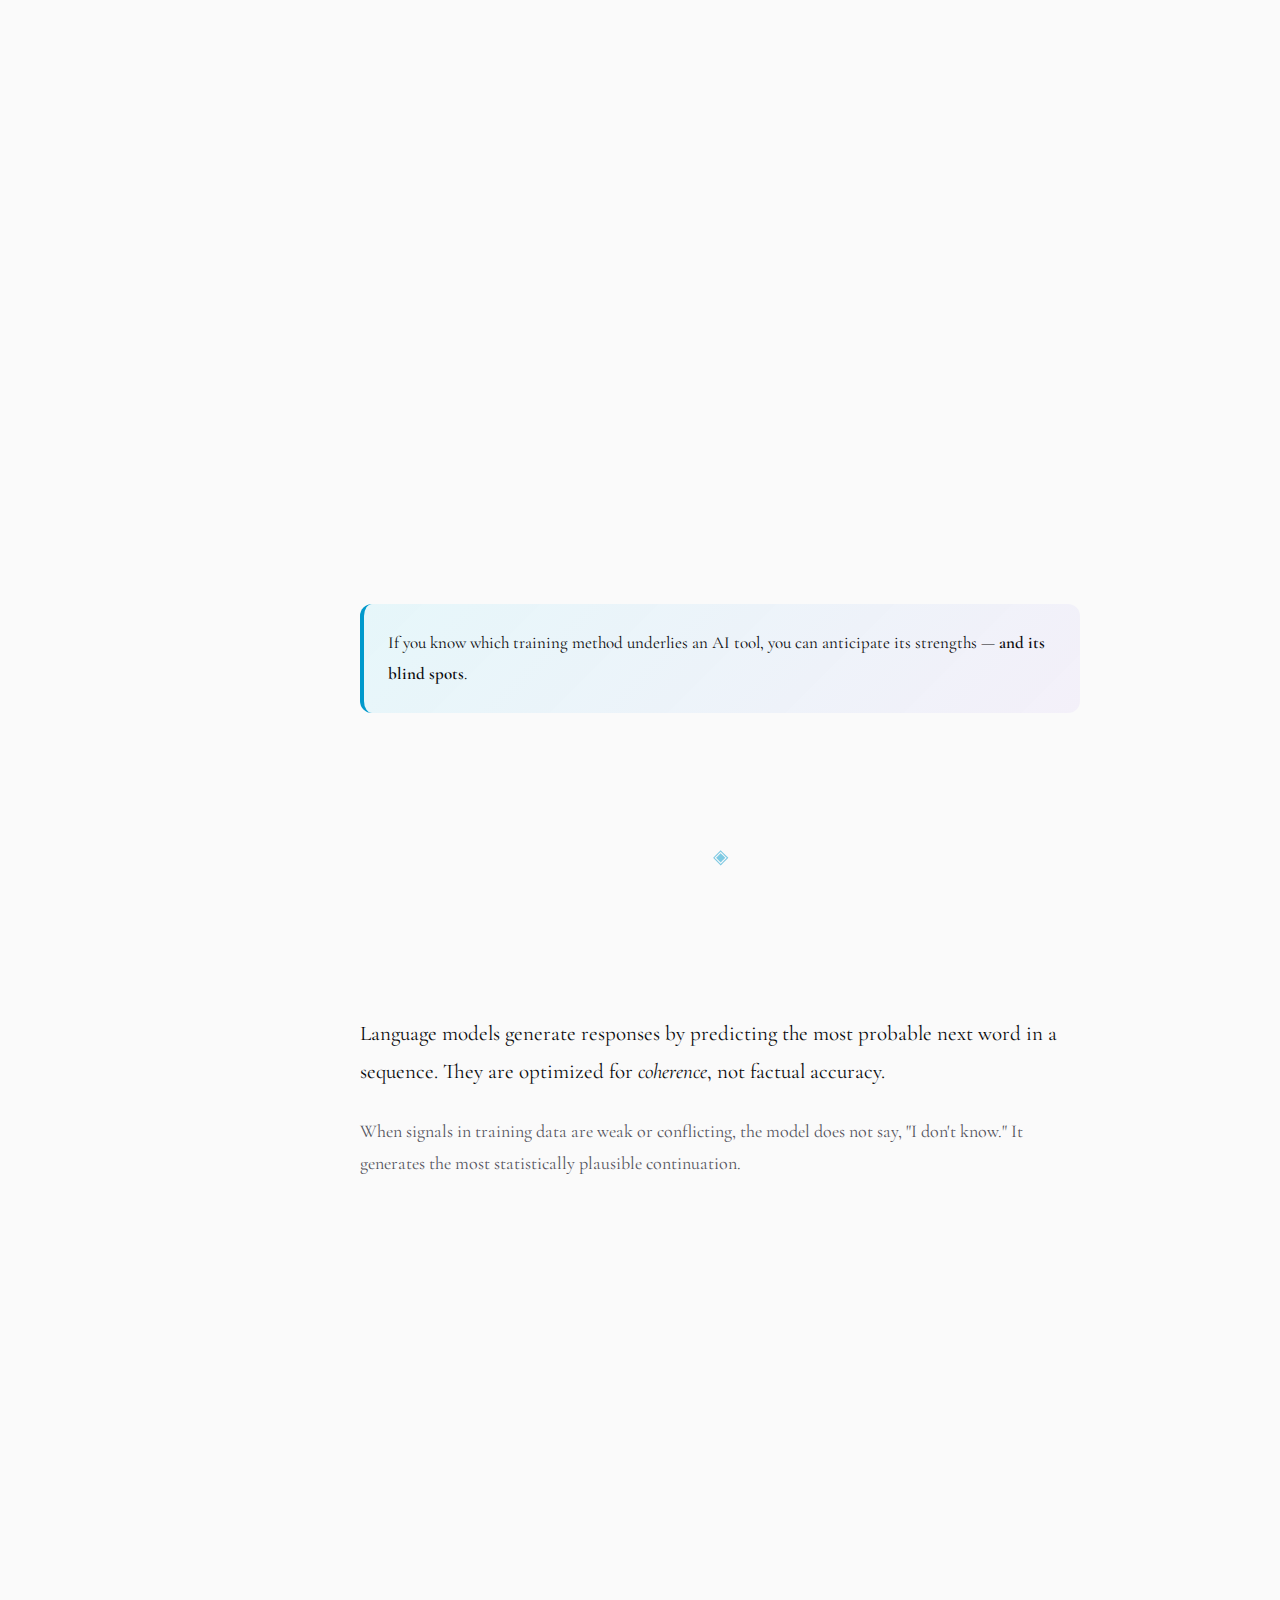
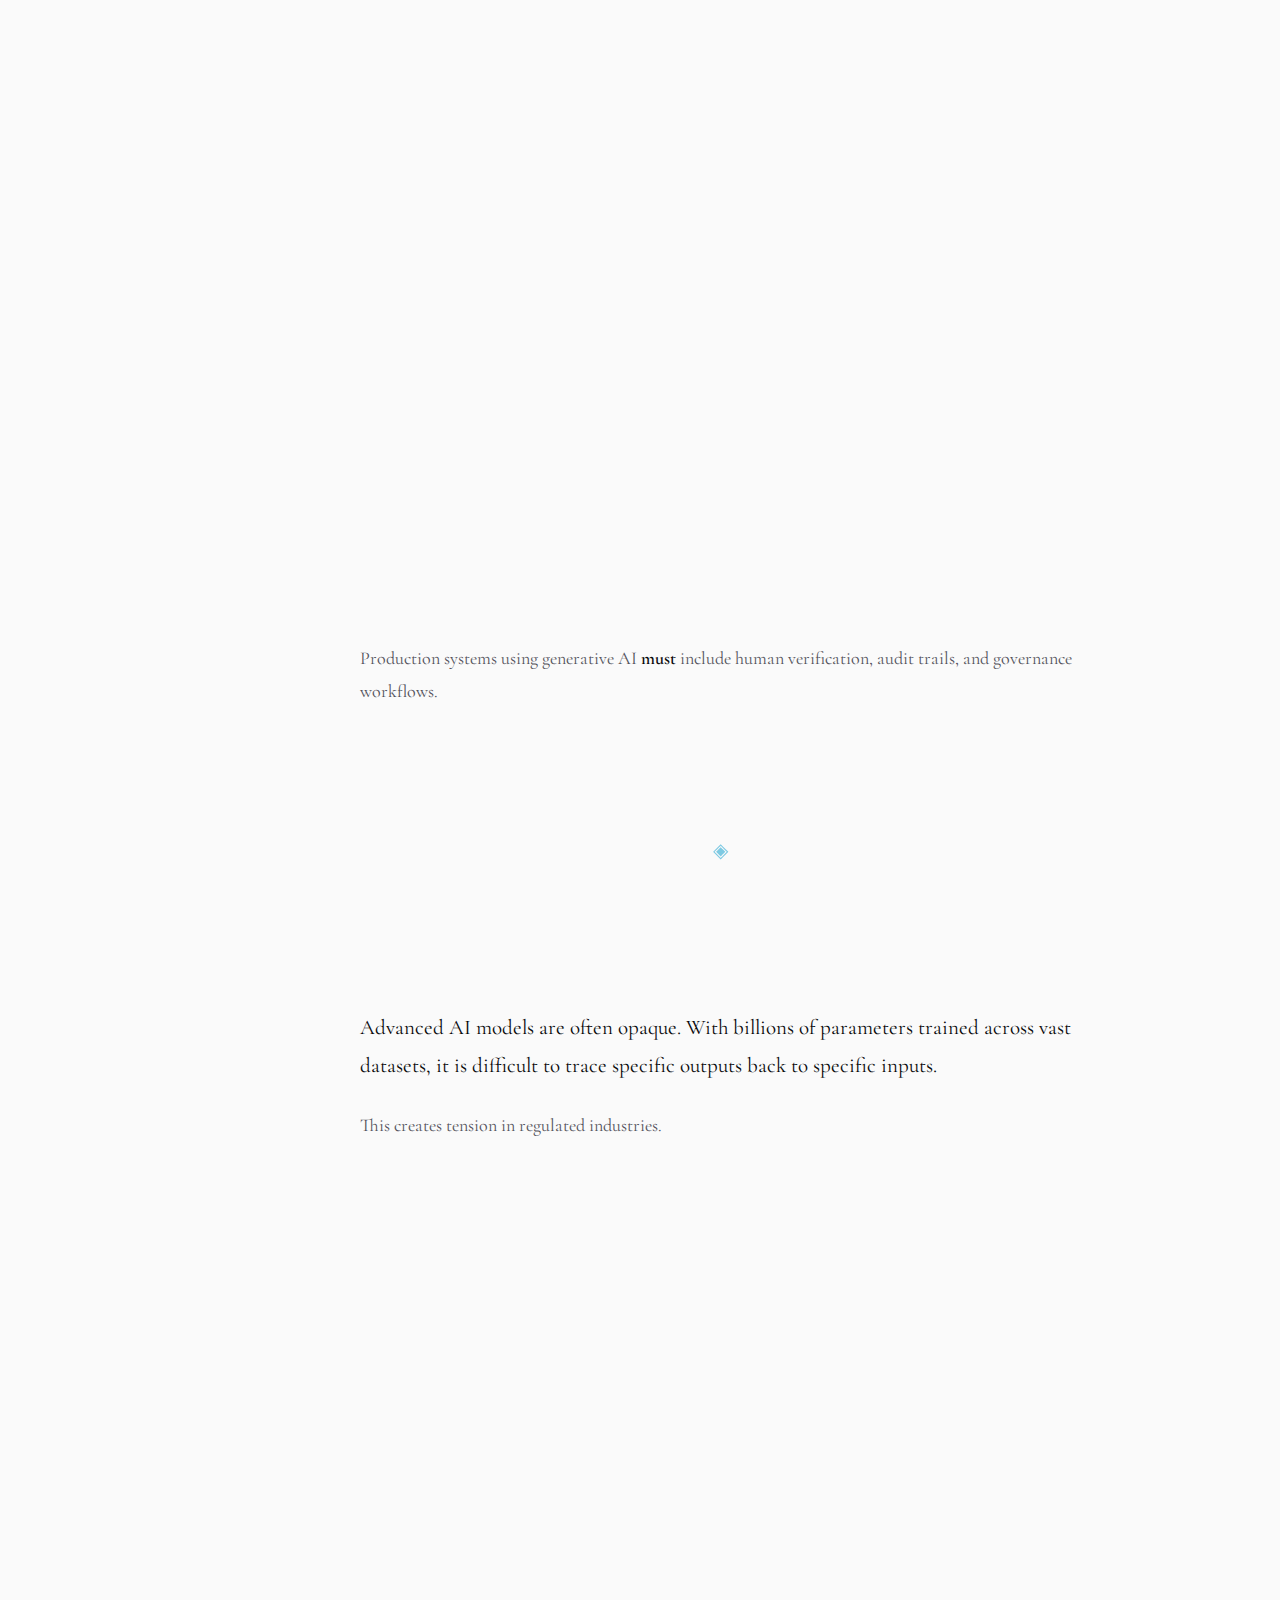
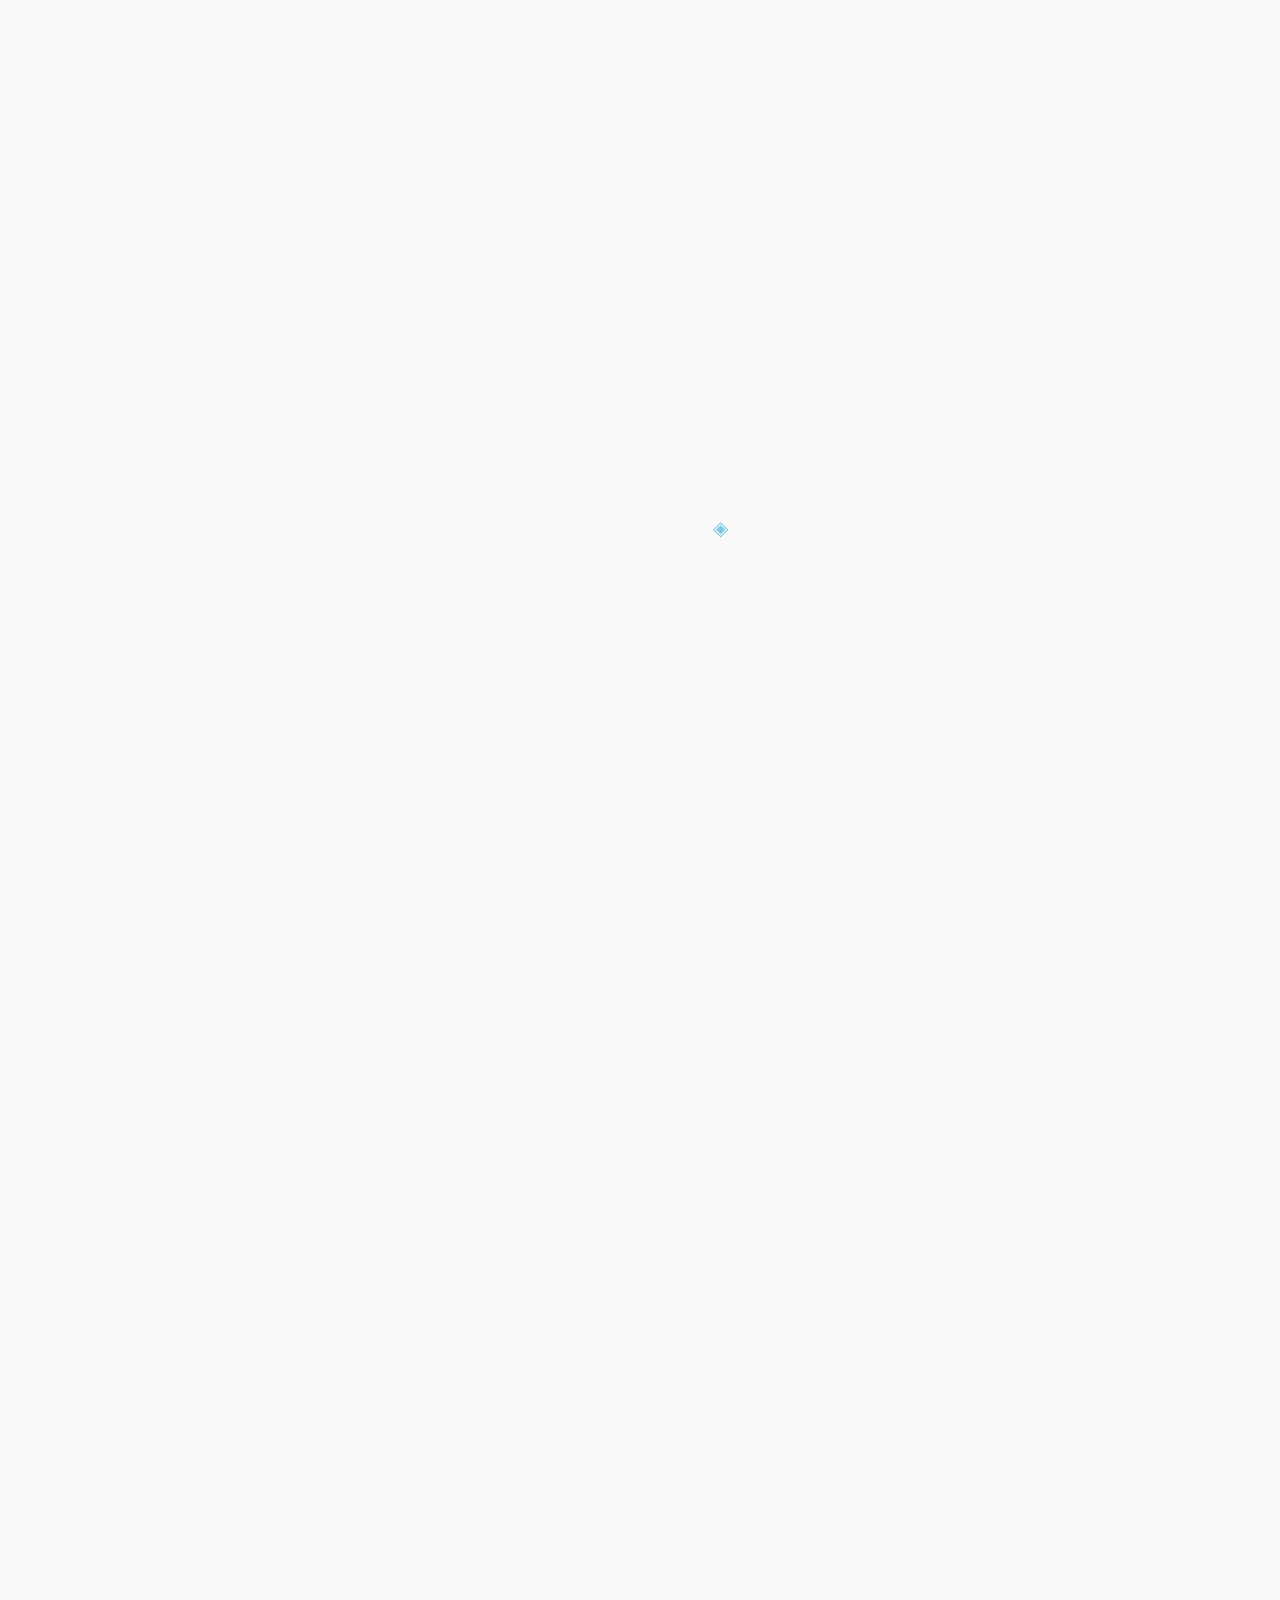
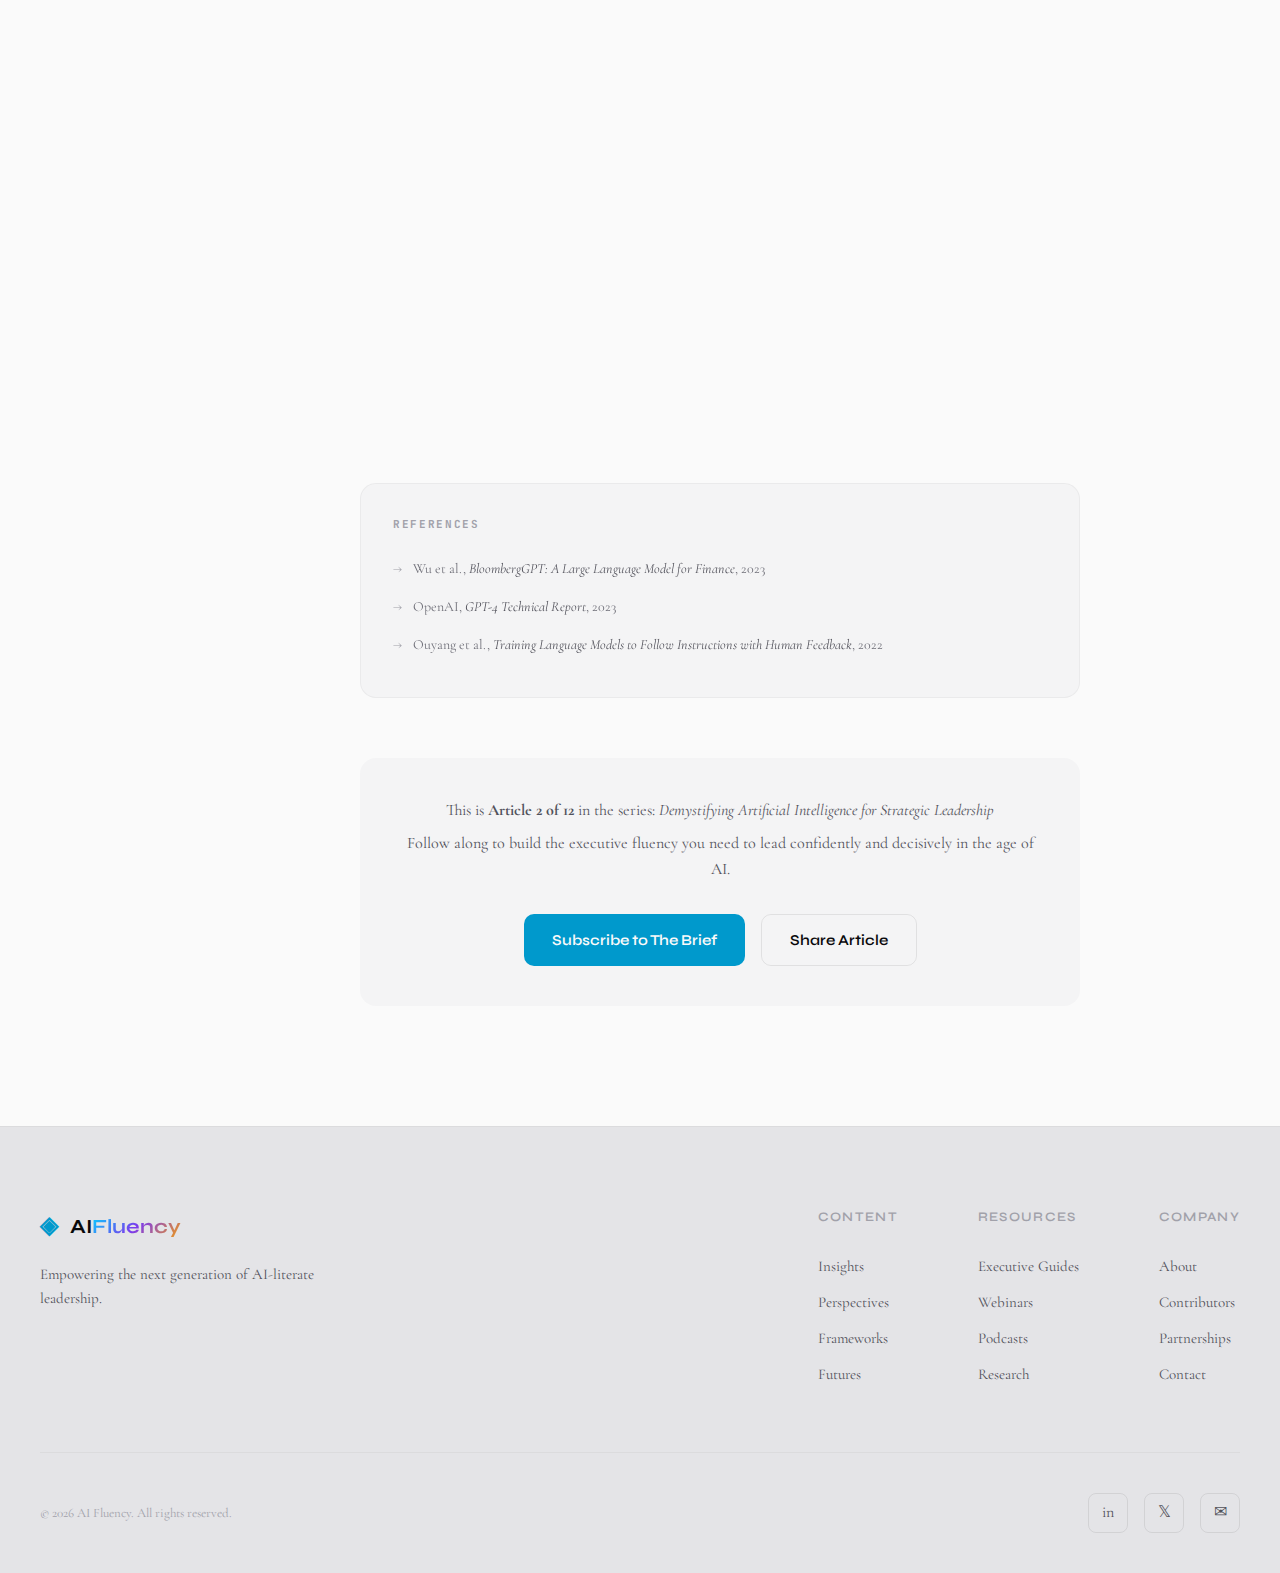
<file: article-2.html>
<!DOCTYPE html>
<html lang="en">
<head>
    <meta charset="UTF-8">
    <meta name="viewport" content="width=device-width, initial-scale=1.0">
    <title>What Makes AI Smart? Understanding Models, Data & Training | AI Fluency</title>
    <link rel="preconnect" href="https://fonts.googleapis.com">
    <link rel="preconnect" href="https://fonts.gstatic.com" crossorigin>
    <link href="https://fonts.googleapis.com/css2?family=Cormorant+Garamond:ital,wght@0,400;0,500;0,600;0,700;1,400;1,500&family=Syne:wght@400;500;600;700;800&family=JetBrains+Mono:wght@400;500&display=swap" rel="stylesheet">
    <link rel="stylesheet" href="styles.css">
    <link rel="stylesheet" href="article.css">
</head>
<body>
    <!-- Reading Progress Bar -->
    <div class="reading-progress">
        <div class="progress-bar"></div>
    </div>

    <!-- Cursor follower -->
    <div class="cursor-glow"></div>

    <!-- Navigation -->
    <nav class="nav article-nav">
        <div class="nav-container">
            <a href="index.html" class="logo">
                <span class="logo-icon">◈</span>
                <span class="logo-text">AI<span class="logo-accent">Fluency</span></span>
            </a>
            <div class="nav-links">
                <a href="index.html#insights" class="nav-link">Insights</a>
                <a href="index.html#perspectives" class="nav-link">Perspectives</a>
                <a href="index.html#frameworks" class="nav-link">Frameworks</a>
                <a href="index.html#futures" class="nav-link">Futures</a>
            </div>
            <div class="nav-actions">
                <button class="theme-toggle" aria-label="Toggle theme">
                    <span class="theme-icon sun">☀</span>
                    <span class="theme-icon moon">☾</span>
                </button>
                <a href="index.html#subscribe" class="btn-subscribe">Subscribe</a>
            </div>
            <button class="mobile-menu-btn" aria-label="Menu">
                <span></span>
                <span></span>
            </button>
        </div>
    </nav>

    <!-- Article Hero -->
    <header class="article-hero">
        <div class="hero-bg">
            <div class="grid-overlay"></div>
            <div class="gradient-orb orb-1"></div>
            <div class="gradient-orb orb-2"></div>
            <div class="noise-overlay"></div>
        </div>
        <div class="article-hero-content">
            <div class="article-series">
                <span class="series-badge">Series</span>
                <span class="series-title">Demystifying AI for Strategic Leadership</span>
                <span class="series-part">Article 2 of 12</span>
            </div>
            <h1 class="article-title">
                <span class="title-line">What Makes AI</span>
                <span class="title-line title-emphasis">Smart?</span>
                <span class="title-line">Understanding Models, Data & Training</span>
            </h1>
            <div class="article-meta-hero">
                <div class="meta-author">
                    <a href="https://www.linkedin.com/in/peter-m-6168a448/" target="_blank" rel="noopener noreferrer" class="author-avatar-lg">PM</a>
                    <div class="author-details">
                        <a href="https://www.linkedin.com/in/peter-m-6168a448/" target="_blank" rel="noopener noreferrer" class="author-name">Peter Muiruri</a>
                        <span class="author-title">Created by - Peter Muiruri</span>
                    </div>
                </div>
                <div class="meta-stats">
                    <div class="stat">
                        <span class="stat-icon">◷</span>
                        <span class="stat-value">14 min read</span>
                    </div>
                    <div class="stat">
                        <span class="stat-icon">◈</span>
                        <span class="stat-value">Feb 15, 2026</span>
                    </div>
                </div>
            </div>
        </div>
        <div class="scroll-hint">
            <span>Begin reading</span>
            <div class="scroll-arrow">↓</div>
        </div>
    </header>

    <!-- Article Content -->
    <article class="article-container">
        <aside class="article-sidebar">
            <div class="sidebar-sticky">
                <div class="toc">
                    <h4 class="toc-title">Contents</h4>
                    <nav class="toc-nav">
                        <a href="#bloomberg" class="toc-link active">The Model That Learned Finance</a>
                        <a href="#what-is-model" class="toc-link">What a Model Actually Is</a>
                        <a href="#parameters" class="toc-link">Parameters: Capacity vs Accuracy</a>
                        <a href="#how-models-learn" class="toc-link">How Models Learn</a>
                        <a href="#hallucination" class="toc-link">Hallucination</a>
                        <a href="#black-box" class="toc-link">The Black Box Problem</a>
                        <a href="#takeaways" class="toc-link">Executive Takeaways</a>
                    </nav>
                </div>
                <div class="share-widget">
                    <span class="share-label">Share</span>
                    <div class="share-buttons">
                        <button class="share-btn" aria-label="Share on LinkedIn">in</button>
                        <button class="share-btn" aria-label="Share on Twitter">𝕏</button>
                        <button class="share-btn" aria-label="Copy link">⎘</button>
                    </div>
                </div>
            </div>
        </aside>

        <div class="article-main">
            <!-- Opening Quote -->
            <div class="article-opening">
                <div class="opening-quote">
                    <span class="quote-icon">"</span>
                    <p>The companies that will win with AI are not those with the most data, but those with the clearest thinking about what problems they're solving.</p>
                    <cite>— Andrew Ng, AI Fund</cite>
                </div>
            </div>

            <!-- Section: Bloomberg -->
            <section class="article-section" id="bloomberg">
                <h2 class="section-heading">
                    <span class="heading-number">01</span>
                    <span class="heading-text">The Model That Learned Finance</span>
                </h2>

                <div class="content-block">
                    <p class="lead-paragraph">In 2023, Bloomberg built its own large language model from scratch: <strong>BloombergGPT</strong>. It was a 50-billion-parameter system trained on more than 700 billion tokens of data. Roughly half came from Bloomberg's proprietary archive of financial news, filings, analyst reports, and market commentary accumulated over two decades.</p>

                    <div class="highlight-stat">
                        <div class="stat-number">50B</div>
                        <div class="stat-description">parameters in BloombergGPT, trained on 700 billion tokens of financial and general data</div>
                    </div>

                    <p>The outcome was predictable but instructive. BloombergGPT <strong>outperformed general-purpose models</strong> on highly specific financial tasks such as sentiment analysis and headline classification. It understood financial language because it was <em>shaped</em> by financial language.</p>

                    <p>Then something interesting happened.</p>

                    <div class="callout callout-warning">
                        <div class="callout-icon">⚡</div>
                        <div class="callout-content">
                            <h4>The Plot Twist</h4>
                            <p>When researchers compared BloombergGPT to GPT-4 — a general-purpose model trained on broader and more diverse data — <strong>GPT-4 outperformed it</strong> on many financial reasoning tasks.</p>
                        </div>
                    </div>

                    <p>The lesson is not about which product is better. The lesson is about <strong>how AI actually works</strong>.</p>

                    <div class="key-insight">
                        <p>Model performance depends on three variables: the <strong>architecture</strong> of the model, the <strong>data</strong> used to train it, and the <strong>method</strong> used to train it. Understanding these variables changes the quality of the questions you ask when AI proposals land on your desk.</p>
                    </div>
                </div>
            </section>

            <!-- Visual Divider -->
            <div class="section-divider">
                <span class="divider-icon">◈</span>
            </div>

            <!-- Section: What a Model Is -->
            <section class="article-section" id="what-is-model">
                <h2 class="section-heading">
                    <span class="heading-number">02</span>
                    <span class="heading-text">What a Model Actually Is</span>
                </h2>

                <div class="content-block">
                    <p class="lead-paragraph">An AI model is not just software. It is the <em>output</em> of a training process.</p>

                    <div class="analogy-box">
                        <div class="analogy-header">
                            <span class="analogy-icon">💡</span>
                            <span class="analogy-label">Think of it this way</span>
                        </div>
                        <div class="analogy-content">
                            <p>Think of it like an institutional playbook shaped by experience. An <strong>actuarial team</strong>, an <strong>investment desk</strong>, and a <strong>compliance function</strong> would each write very different playbooks — because they were trained on different data and optimized for different outcomes.</p>
                            <p class="analogy-punchline">AI models are no different. A model contains millions or billions of learned numerical patterns that transform input into output.</p>
                        </div>
                    </div>

                    <p>The differences between models come down to three things:</p>

                    <div class="comparison-grid">
                        <div class="comparison-item">
                            <div class="comparison-header">
                                <span class="comparison-icon">📊</span>
                                <span class="comparison-label">Data</span>
                            </div>
                            <ul class="comparison-list">
                                <li>What information shaped the model</li>
                                <li>Quality, volume, and relevance of training data</li>
                                <li>Domain-specific vs. general-purpose sources</li>
                            </ul>
                        </div>
                        <div class="comparison-divider">
                            <span>+</span>
                        </div>
                        <div class="comparison-item">
                            <div class="comparison-header">
                                <span class="comparison-icon">🏗️</span>
                                <span class="comparison-label">Architecture</span>
                            </div>
                            <ul class="comparison-list">
                                <li>How complex the model's structure is</li>
                                <li>The number and arrangement of layers</li>
                                <li>The computational design choices</li>
                            </ul>
                        </div>
                    </div>

                    <div class="concept-card">
                        <div class="concept-header">
                            <span class="concept-icon">🎯</span>
                            <h3>Objective: What Was It Built to Do?</h3>
                        </div>
                        <div class="concept-body">
                            <p>Every model is optimized to achieve a specific objective. A model trained to classify sentiment reads the world differently than one trained to generate text or detect fraud.</p>
                            <p>When your team talks about <strong>"foundation models,"</strong> they mean large general-purpose systems trained on broad datasets. When they propose <strong>"fine-tuning,"</strong> they mean adapting one of those systems to your specific data and context.</p>
                        </div>
                    </div>

                    <blockquote class="pull-quote pull-quote-accent">
                        <p>The executive question is never "Which model is best?" It is: <strong>"Which model fits our data, risk profile, and strategic objective?"</strong></p>
                    </blockquote>
                </div>
            </section>

            <!-- Visual Divider -->
            <div class="section-divider">
                <span class="divider-icon">◈</span>
            </div>

            <!-- Section: Parameters -->
            <section class="article-section" id="parameters">
                <h2 class="section-heading">
                    <span class="heading-number">03</span>
                    <span class="heading-text">Parameters: Capacity Is Not Accuracy</span>
                </h2>

                <div class="content-block">
                    <p class="lead-paragraph">Parameters are the internal numerical values that get adjusted during training. Large models may contain hundreds of billions — or even trillions — of them.</p>

                    <p>Each parameter captures a small pattern learned from data. Together, they encode the model's "experience."</p>

                    <div class="spectrum-visual">
                        <div class="spectrum-header">The Parameter Paradox</div>
                        <div class="spectrum-bar">
                            <div class="spectrum-point general">
                                <span class="point-label">More Parameters</span>
                                <span class="point-desc">Greater capacity for nuance</span>
                                <span class="point-trait">Higher compute cost</span>
                            </div>
                            <div class="spectrum-arrow">≠</div>
                            <div class="spectrum-point specialized">
                                <span class="point-label">Better Performance</span>
                                <span class="point-desc">For your specific use case</span>
                                <span class="point-trait">Relevance wins</span>
                            </div>
                        </div>
                    </div>

                    <div class="callout callout-action">
                        <div class="callout-icon">🎯</div>
                        <div class="callout-content">
                            <h4>The Bloomberg Lesson</h4>
                            <p>A smaller model trained on high-quality domain data can outperform a much larger general-purpose model in specialized tasks. Bloomberg's experiment demonstrated that. GPT-4's broader success demonstrated the counterpoint.</p>
                        </div>
                    </div>

                    <blockquote class="pull-quote">
                        <p>Scale matters. But <strong>relevance</strong> matters more.</p>
                    </blockquote>

                    <p>For leaders, parameter count signals <strong>computational cost and capability range</strong>, not guaranteed precision. The next time a vendor pitches you on a model with a trillion parameters, the right follow-up question is: <em>"What data was it trained on, and how does that match our domain?"</em></p>
                </div>
            </section>

            <!-- Visual Divider -->
            <div class="section-divider">
                <span class="divider-icon">◈</span>
            </div>

            <!-- Section: How Models Learn -->
            <section class="article-section" id="how-models-learn">
                <h2 class="section-heading">
                    <span class="heading-number">04</span>
                    <span class="heading-text">How Models Learn</span>
                </h2>

                <div class="content-block">
                    <p class="lead-paragraph">The training method determines what a model can do — and where it will fail. There are three dominant approaches.</p>

                    <div class="learning-methods">
                        <div class="method-card">
                            <div class="method-icon">📋</div>
                            <h3>Supervised Learning</h3>
                            <p class="method-desc">Uses <strong>labeled examples</strong>. The model learns from historical decisions paired with known outcomes. This is the backbone of credit scoring, fraud detection, underwriting classification, and churn prediction.</p>
                            <div class="method-analogy">
                                <span class="analogy-tag">Strength:</span>
                                <span>Precision with quality labels</span>
                            </div>
                            <div class="example-box" style="margin-top: 16px;">
                                <span class="example-label">Watch out</span>
                                <p>If the labels are biased or flawed, the model will faithfully learn those flaws.</p>
                            </div>
                        </div>

                        <div class="method-card">
                            <div class="method-icon">🔍</div>
                            <h3>Unsupervised Learning</h3>
                            <p class="method-desc">Looks for <strong>patterns without labels</strong>. It discovers clusters, anomalies, or hidden structures in data. This supports segmentation, anomaly detection, and portfolio risk discovery.</p>
                            <div class="method-analogy">
                                <span class="analogy-tag">Strength:</span>
                                <span>Discovering the unknown</span>
                            </div>
                            <div class="example-box" style="margin-top: 16px;">
                                <span class="example-label">Watch out</span>
                                <p>Its power is pattern discovery. Its weakness is interpretability — it finds patterns but can't always explain them.</p>
                            </div>
                        </div>

                        <div class="method-card">
                            <div class="method-icon">🎮</div>
                            <h3>Reinforcement Learning</h3>
                            <p class="method-desc">Trains through <strong>feedback</strong>. The model takes actions, receives rewards or penalties, and optimizes over time. This underpins algorithmic trading, dynamic pricing, and large language model alignment.</p>
                            <div class="method-analogy">
                                <span class="analogy-tag">Strength:</span>
                                <span>Optimization through trial</span>
                            </div>
                            <div class="example-box example-warning" style="margin-top: 16px;">
                                <span class="example-label">Watch out</span>
                                <p>Its risk lies in optimizing for the <strong>wrong objective</strong> if guardrails are weak.</p>
                            </div>
                        </div>
                    </div>

                    <div class="key-insight">
                        <p>If you know which training method underlies an AI tool, you can anticipate its strengths — <strong>and its blind spots</strong>.</p>
                    </div>
                </div>
            </section>

            <!-- Visual Divider -->
            <div class="section-divider">
                <span class="divider-icon">◈</span>
            </div>

            <!-- Section: Hallucination -->
            <section class="article-section" id="hallucination">
                <h2 class="section-heading">
                    <span class="heading-number">05</span>
                    <span class="heading-text">Hallucination: Probability Is Not Truth</span>
                </h2>

                <div class="content-block">
                    <p class="lead-paragraph">Language models generate responses by predicting the most probable next word in a sequence. They are optimized for <em>coherence</em>, not factual accuracy.</p>

                    <p>When signals in training data are weak or conflicting, the model does not say, "I don't know." It generates the most statistically plausible continuation.</p>

                    <div class="limitation-card limitation-critical">
                        <div class="limitation-header">
                            <span class="limitation-icon">🎭</span>
                            <h3>That Is Hallucination</h3>
                        </div>
                        <div class="limitation-body">
                            <p>In financial services, this creates <strong>real risk</strong>. A model may confidently:</p>
                            <ul class="check-list negative">
                                <li>Reference regulations that do not exist</li>
                                <li>Fabricate case law</li>
                                <li>Construct financial assumptions without grounding</li>
                                <li><strong>And present all of it with perfect confidence</strong></li>
                            </ul>
                        </div>
                    </div>

                    <div class="callout callout-critical">
                        <div class="callout-icon">⚠</div>
                        <div class="callout-content">
                            <h4>This Is Not a Bug</h4>
                            <p>Hallucination is not a bug that disappears with better prompts. <strong>It is structural.</strong> The model does not know when it is wrong.</p>
                        </div>
                    </div>

                    <div class="risk-cascade">
                        <div class="cascade-step">
                            <span class="step-number">1</span>
                            <div class="step-content">
                                <h4>Model generates plausible-sounding output</h4>
                                <p>Optimized for coherence, not truth</p>
                            </div>
                        </div>
                        <div class="cascade-arrow">↓</div>
                        <div class="cascade-step">
                            <span class="step-number">2</span>
                            <div class="step-content">
                                <h4>Output passes the "sounds right" test</h4>
                                <p>Confident language, logical structure, proper formatting</p>
                            </div>
                        </div>
                        <div class="cascade-arrow">↓</div>
                        <div class="cascade-step step-danger">
                            <span class="step-number">3</span>
                            <div class="step-content">
                                <h4>Unverified output enters decision workflow</h4>
                                <p>Fabricated data reaches board decks, compliance filings, or client reports</p>
                            </div>
                        </div>
                    </div>

                    <p>Production systems using generative AI <strong>must</strong> include human verification, audit trails, and governance workflows.</p>
                </div>
            </section>

            <!-- Visual Divider -->
            <div class="section-divider">
                <span class="divider-icon">◈</span>
            </div>

            <!-- Section: Black Box -->
            <section class="article-section" id="black-box">
                <h2 class="section-heading">
                    <span class="heading-number">06</span>
                    <span class="heading-text">The Black Box Problem</span>
                </h2>

                <div class="content-block">
                    <p class="lead-paragraph">Advanced AI models are often opaque. With billions of parameters trained across vast datasets, it is difficult to trace specific outputs back to specific inputs.</p>

                    <p>This creates tension in regulated industries.</p>

                    <div class="limitation-card">
                        <div class="limitation-header">
                            <span class="limitation-icon">🏛️</span>
                            <h3>The Regulatory Reality</h3>
                        </div>
                        <div class="limitation-body">
                            <p>If a regulator asks why a loan was denied, <strong>"the model decided"</strong> is not defensible. Explainability and auditability are governance requirements.</p>

                            <div class="cannot-grid">
                                <div class="cannot-item">
                                    <span class="cannot-icon">🔬</span>
                                    <span>Feature Attribution</span>
                                </div>
                                <div class="cannot-item">
                                    <span class="cannot-icon">👁️</span>
                                    <span>Attention Analysis</span>
                                </div>
                                <div class="cannot-item">
                                    <span class="cannot-icon">🧪</span>
                                    <span>Model Distillation</span>
                                </div>
                                <div class="cannot-item">
                                    <span class="cannot-icon">⚖️</span>
                                    <span>Emerging but Incomplete</span>
                                </div>
                            </div>

                            <p>There are emerging techniques, but the trade-off remains:</p>
                        </div>
                    </div>

                    <blockquote class="pull-quote pull-quote-accent">
                        <p>More complex models are typically harder to explain. Accuracy without transparency can still create <strong>regulatory exposure</strong>.</p>
                    </blockquote>

                    <div class="callout callout-action">
                        <div class="callout-icon">🎯</div>
                        <div class="callout-content">
                            <h4>Leadership Responsibility</h4>
                            <p>Leaders must factor explainability into deployment decisions, especially in <strong>lending, underwriting, claims, and compliance workflows</strong>. A high-performing model that cannot be explained is a liability, not an asset.</p>
                        </div>
                    </div>
                </div>
            </section>

            <!-- Visual Divider -->
            <div class="section-divider">
                <span class="divider-icon">◈</span>
            </div>

            <!-- Section: Takeaways -->
            <section class="article-section" id="takeaways">
                <h2 class="section-heading">
                    <span class="heading-number">07</span>
                    <span class="heading-text">Executive Takeaways</span>
                </h2>

                <div class="takeaways-container">
                    <div class="takeaway-card">
                        <div class="takeaway-number">01</div>
                        <div class="takeaway-content">
                            <h4>Training data drives performance</h4>
                            <p>Data governance is strategic infrastructure. The quality of what goes in determines the quality of what comes out. Invest in data before investing in models.</p>
                        </div>
                    </div>

                    <div class="takeaway-card">
                        <div class="takeaway-number">02</div>
                        <div class="takeaway-content">
                            <h4>Model size does not equal model suitability</h4>
                            <p>Fit matters more than scale. A focused model trained on relevant data will often outperform a giant trained on everything. Ask about data, not just parameter count.</p>
                        </div>
                    </div>

                    <div class="takeaway-card">
                        <div class="takeaway-number">03</div>
                        <div class="takeaway-content">
                            <h4>Training method predicts failure mode</h4>
                            <p>Understand what type of learning underpins the system. Supervised, unsupervised, and reinforcement learning each have distinct strengths and blind spots.</p>
                        </div>
                    </div>

                    <div class="takeaway-card">
                        <div class="takeaway-number">04</div>
                        <div class="takeaway-content">
                            <h4>Hallucination is structural</h4>
                            <p>Human review is mandatory in high-impact workflows. The model does not know when it is wrong. Build verification into every production pipeline.</p>
                        </div>
                    </div>

                    <div class="takeaway-card">
                        <div class="takeaway-number">05</div>
                        <div class="takeaway-content">
                            <h4>Explainability is not optional in regulated industries</h4>
                            <p>Accuracy without transparency creates regulatory exposure. Factor interpretability into every model selection decision.</p>
                        </div>
                    </div>
                </div>
            </section>

            <!-- Next Article CTA -->
            <section class="next-article">
                <div class="next-article-content">
                    <span class="next-label">Coming Next</span>
                    <h3 class="next-title">Article 3: The Anatomy of an LLM</h3>
                    <p class="next-subtitle">What It Really Is and How It Works</p>
                    <p class="next-description">Large language models are often described as if they are digital minds. They are not. In the next article, we examine what an LLM actually is at a structural level. What is a transformer architecture? What role do tokens play? What happens between input and output? Understanding the anatomy eliminates both mystique and misplaced fear.</p>
                    <a href="#" class="next-button">
                        <span>Read Article 3</span>
                        <svg width="20" height="20" viewBox="0 0 24 24" fill="none">
                            <path d="M5 12H19M19 12L12 5M19 12L12 19" stroke="currentColor" stroke-width="2" stroke-linecap="round" stroke-linejoin="round"/>
                        </svg>
                    </a>
                </div>
                <div class="next-article-visual">
                    <div class="visual-decoration">
                        <span class="deco-text">03</span>
                    </div>
                </div>
            </section>

            <!-- References -->
            <section class="article-references">
                <h4 class="references-title">References</h4>
                <ul class="references-list">
                    <li>Wu et al., <em>BloombergGPT: A Large Language Model for Finance</em>, 2023</li>
                    <li>OpenAI, <em>GPT-4 Technical Report</em>, 2023</li>
                    <li>Ouyang et al., <em>Training Language Models to Follow Instructions with Human Feedback</em>, 2022</li>
                </ul>
            </section>

            <!-- Series Footer -->
            <footer class="article-footer">
                <div class="series-info">
                    <p>This is <strong>Article 2 of 12</strong> in the series: <em>Demystifying Artificial Intelligence for Strategic Leadership</em></p>
                    <p>Follow along to build the executive fluency you need to lead confidently and decisively in the age of AI.</p>
                </div>
                <div class="article-actions">
                    <a href="index.html#subscribe" class="action-btn primary">
                        <span>Subscribe to The Brief</span>
                    </a>
                    <button class="action-btn secondary share-article">
                        <span>Share Article</span>
                    </button>
                </div>
            </footer>
        </div>
    </article>

    <!-- Footer -->
    <footer class="footer">
        <div class="footer-top">
            <div class="footer-brand">
                <a href="index.html" class="footer-logo">
                    <span class="logo-icon">◈</span>
                    <span class="logo-text">AI<span class="logo-accent">Fluency</span></span>
                </a>
                <p class="footer-tagline">Empowering the next generation of AI-literate leadership.</p>
            </div>
            <div class="footer-links">
                <div class="footer-column">
                    <h4>Content</h4>
                    <a href="index.html#insights">Insights</a>
                    <a href="index.html#perspectives">Perspectives</a>
                    <a href="index.html#frameworks">Frameworks</a>
                    <a href="index.html#futures">Futures</a>
                </div>
                <div class="footer-column">
                    <h4>Resources</h4>
                    <a href="#">Executive Guides</a>
                    <a href="#">Webinars</a>
                    <a href="#">Podcasts</a>
                    <a href="#">Research</a>
                </div>
                <div class="footer-column">
                    <h4>Company</h4>
                    <a href="#">About</a>
                    <a href="#">Contributors</a>
                    <a href="#">Partnerships</a>
                    <a href="#">Contact</a>
                </div>
            </div>
        </div>
        <div class="footer-bottom">
            <p class="copyright">© 2026 AI Fluency. All rights reserved.</p>
            <div class="footer-social">
                <a href="#" aria-label="LinkedIn">in</a>
                <a href="#" aria-label="Twitter">𝕏</a>
                <a href="#" aria-label="Newsletter">✉</a>
            </div>
        </div>
    </footer>

    <script src="script.js"></script>
    <script src="article.js"></script>
</body>
</html>
</file>
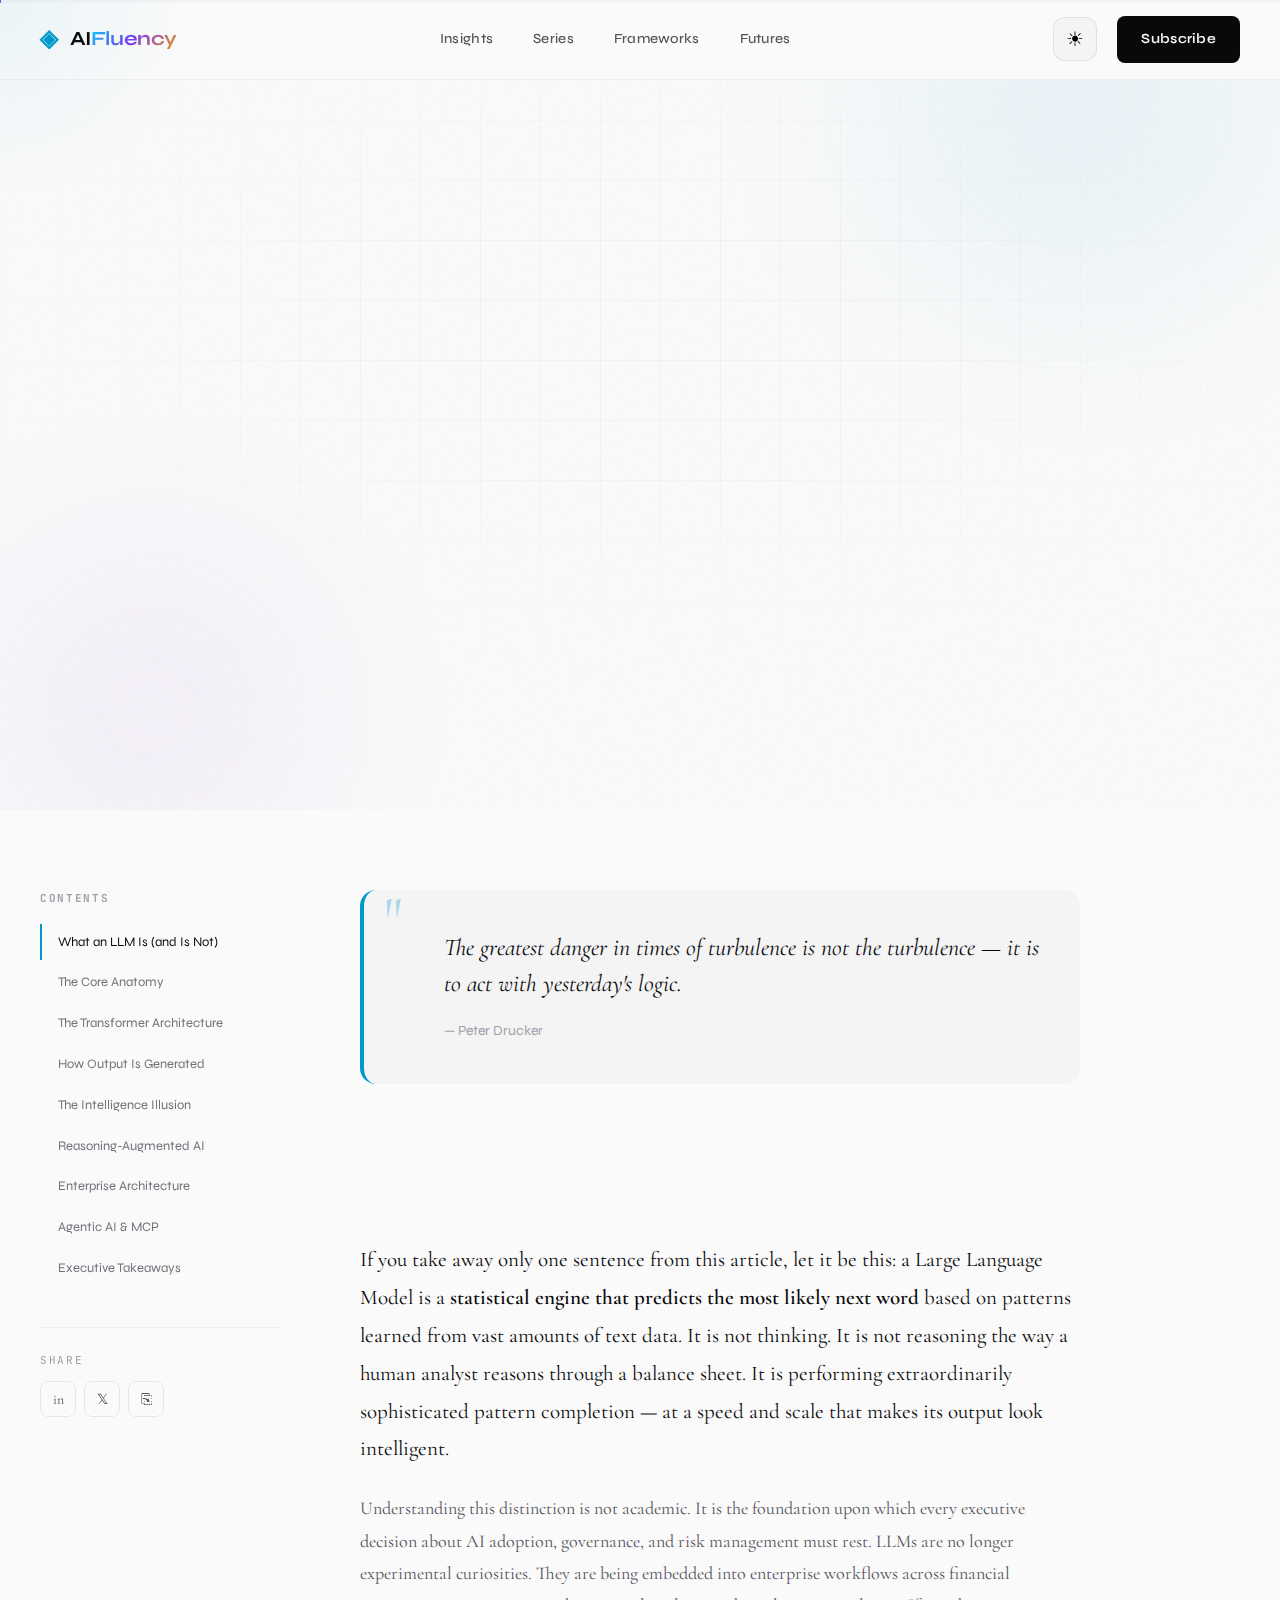
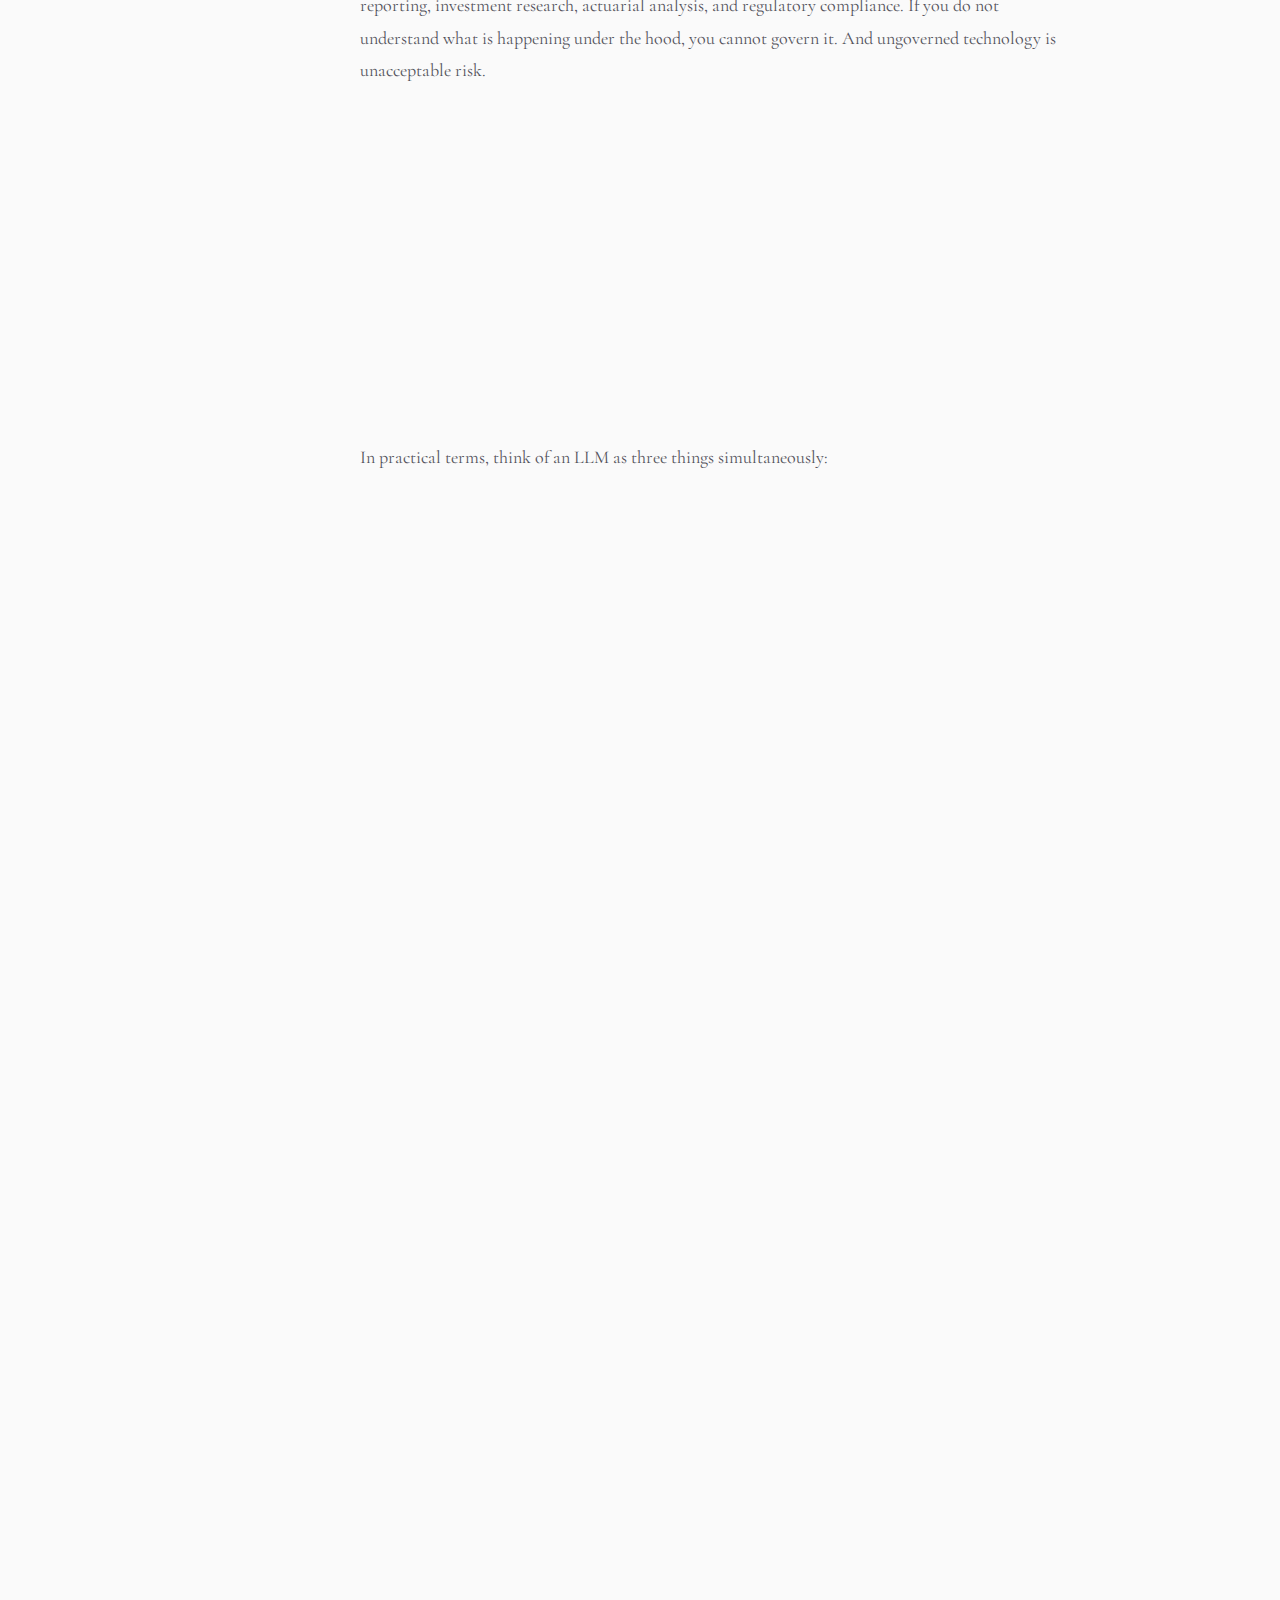
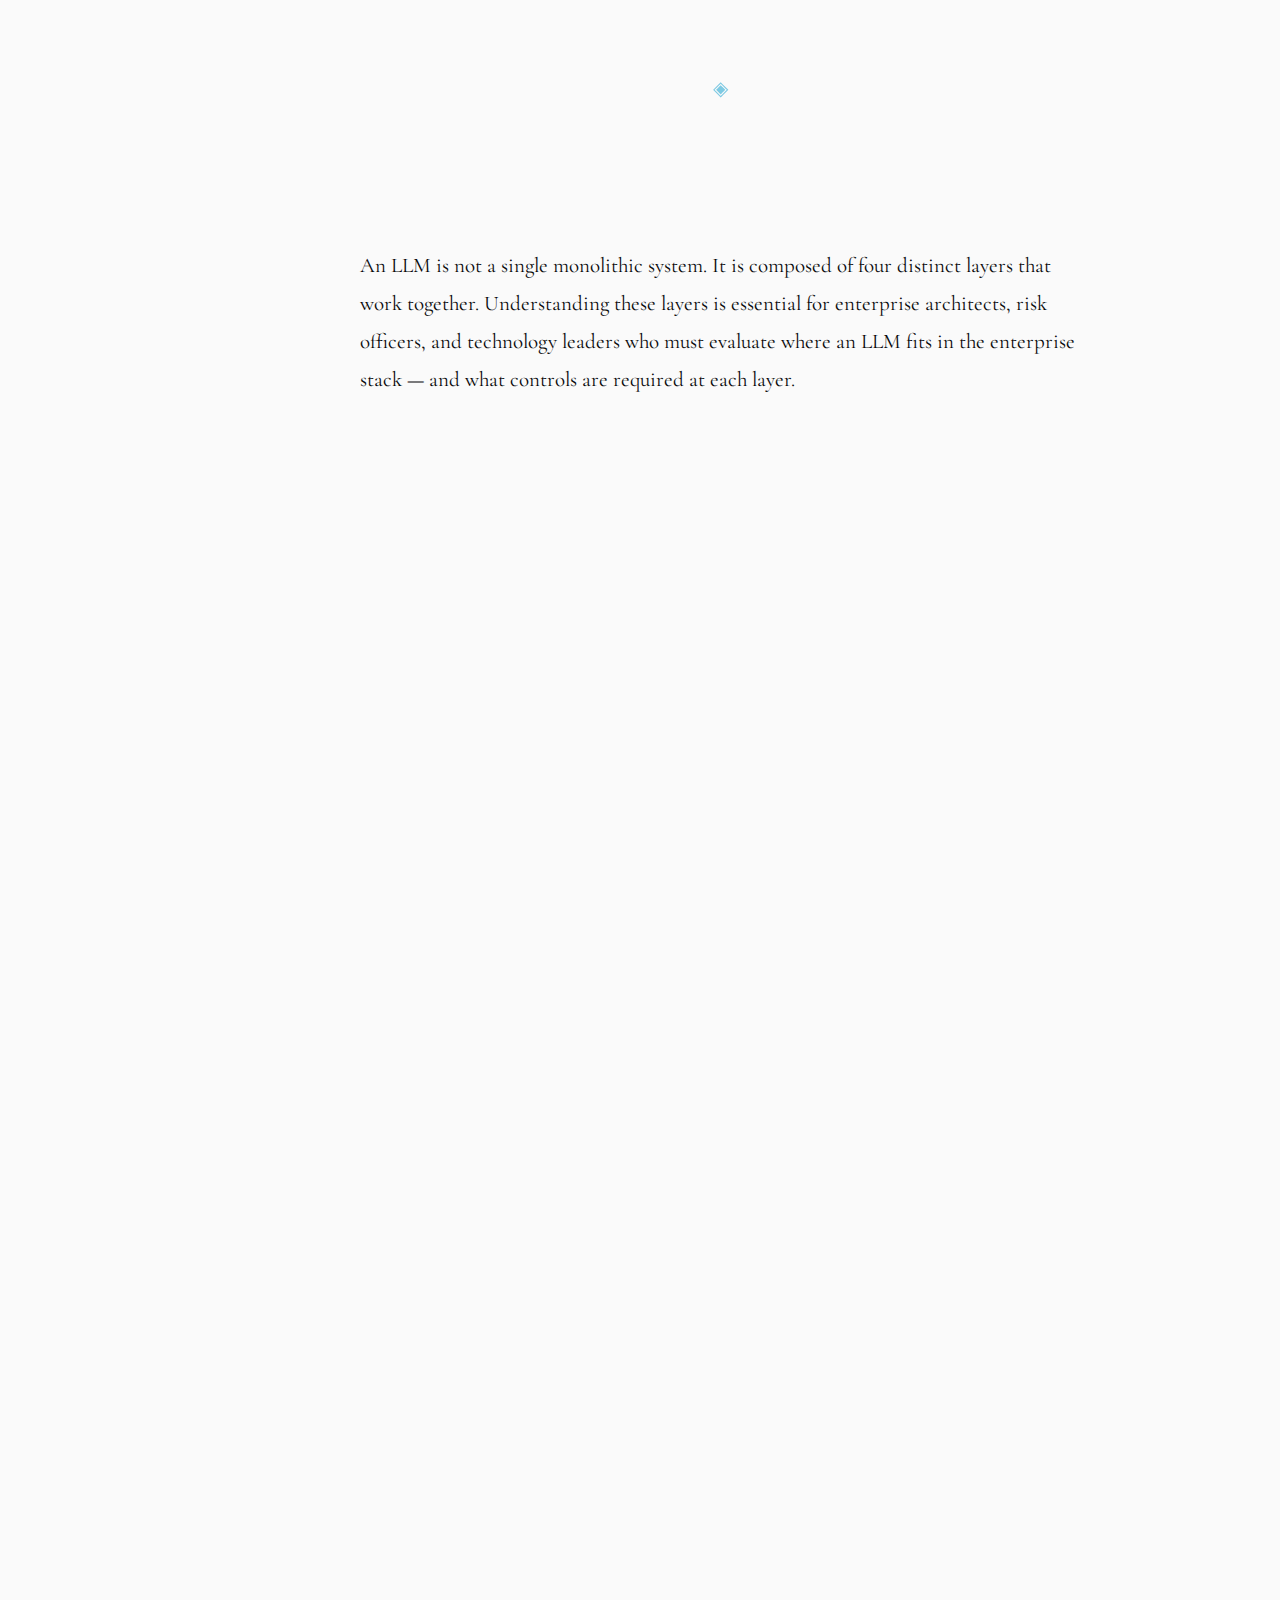
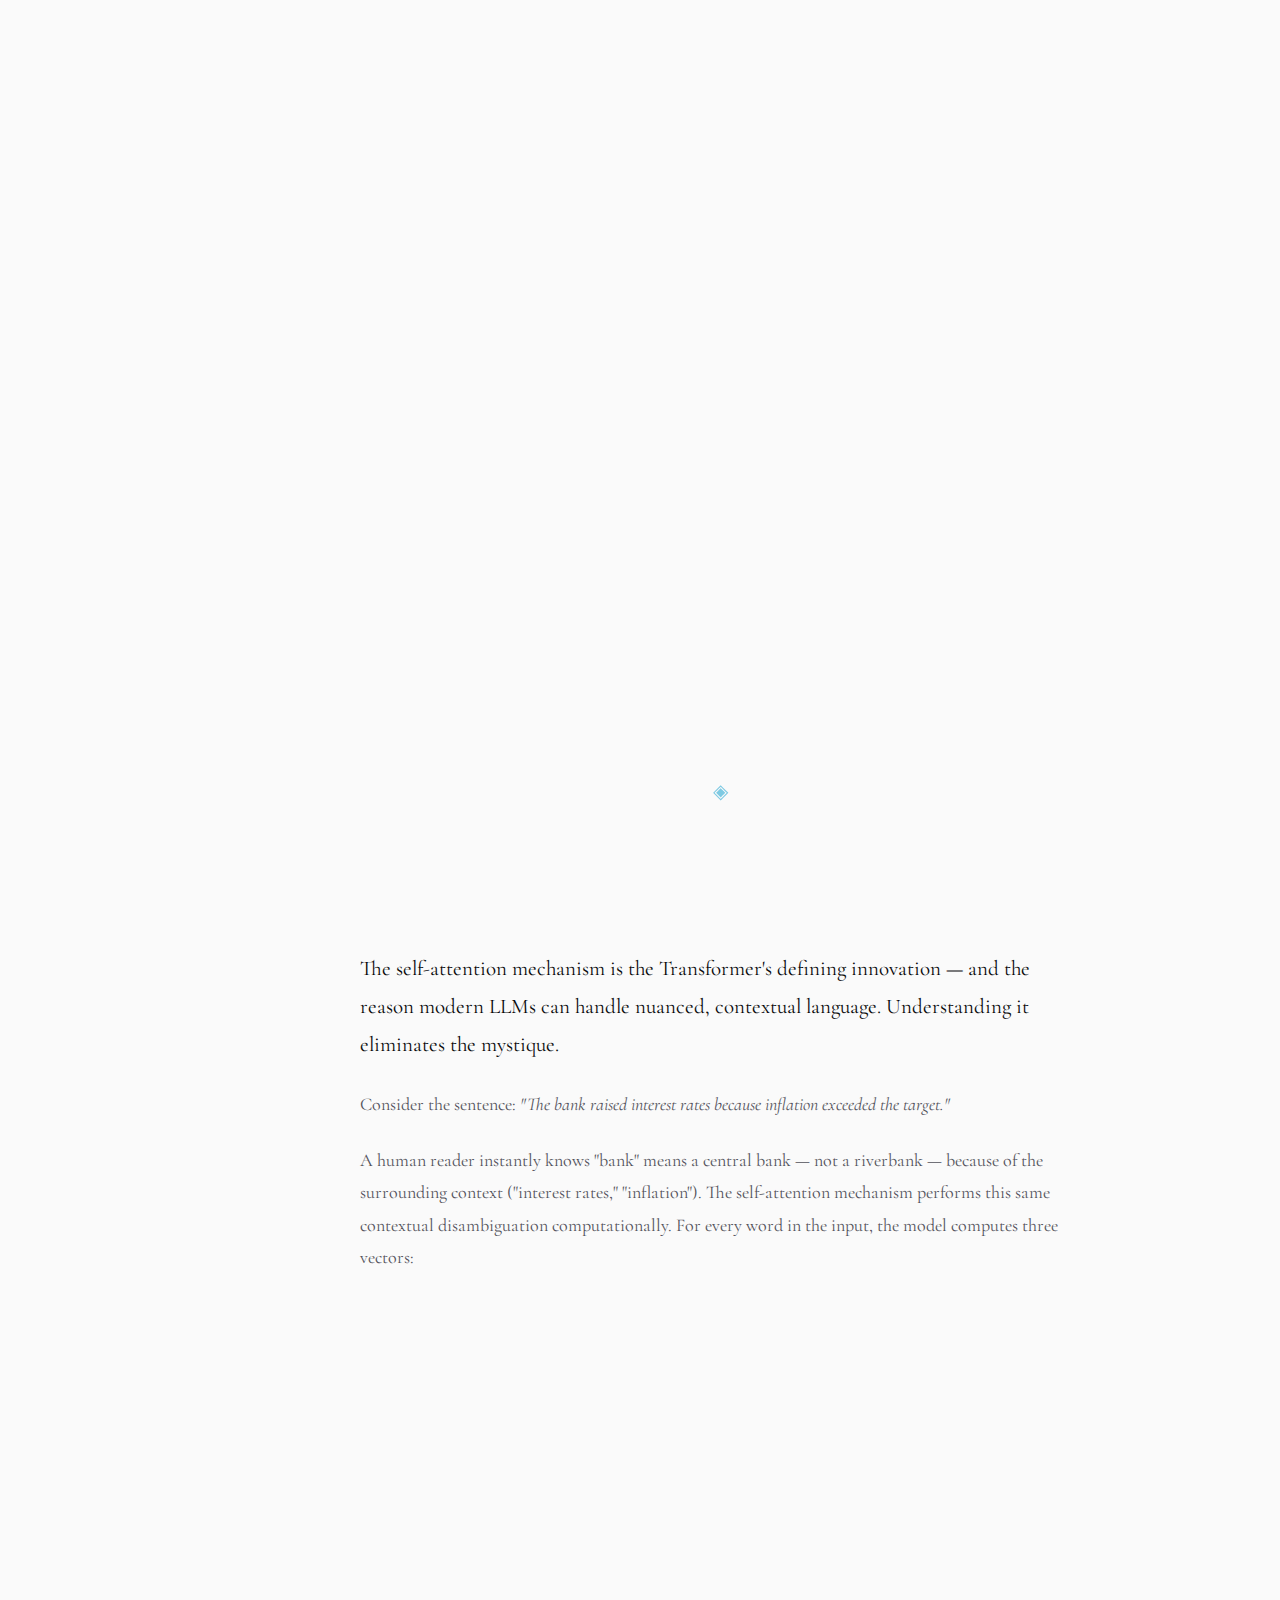
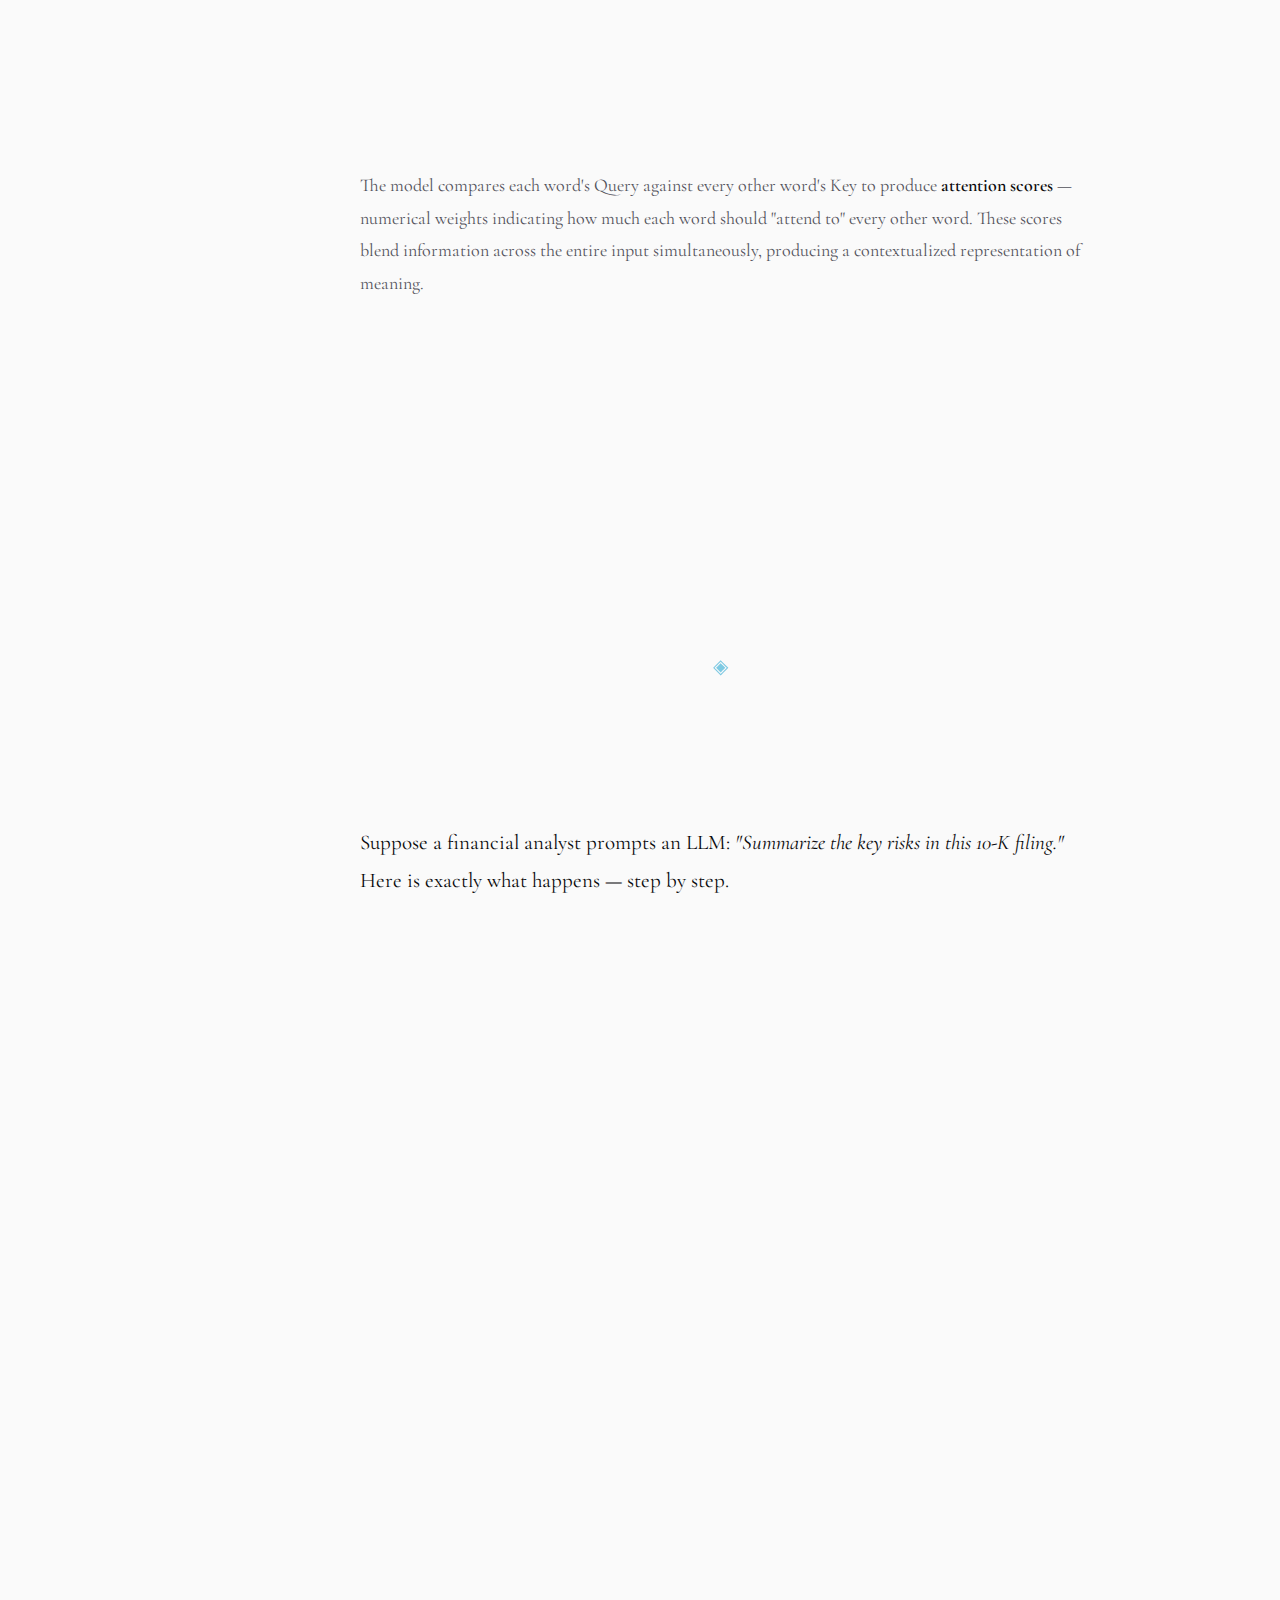
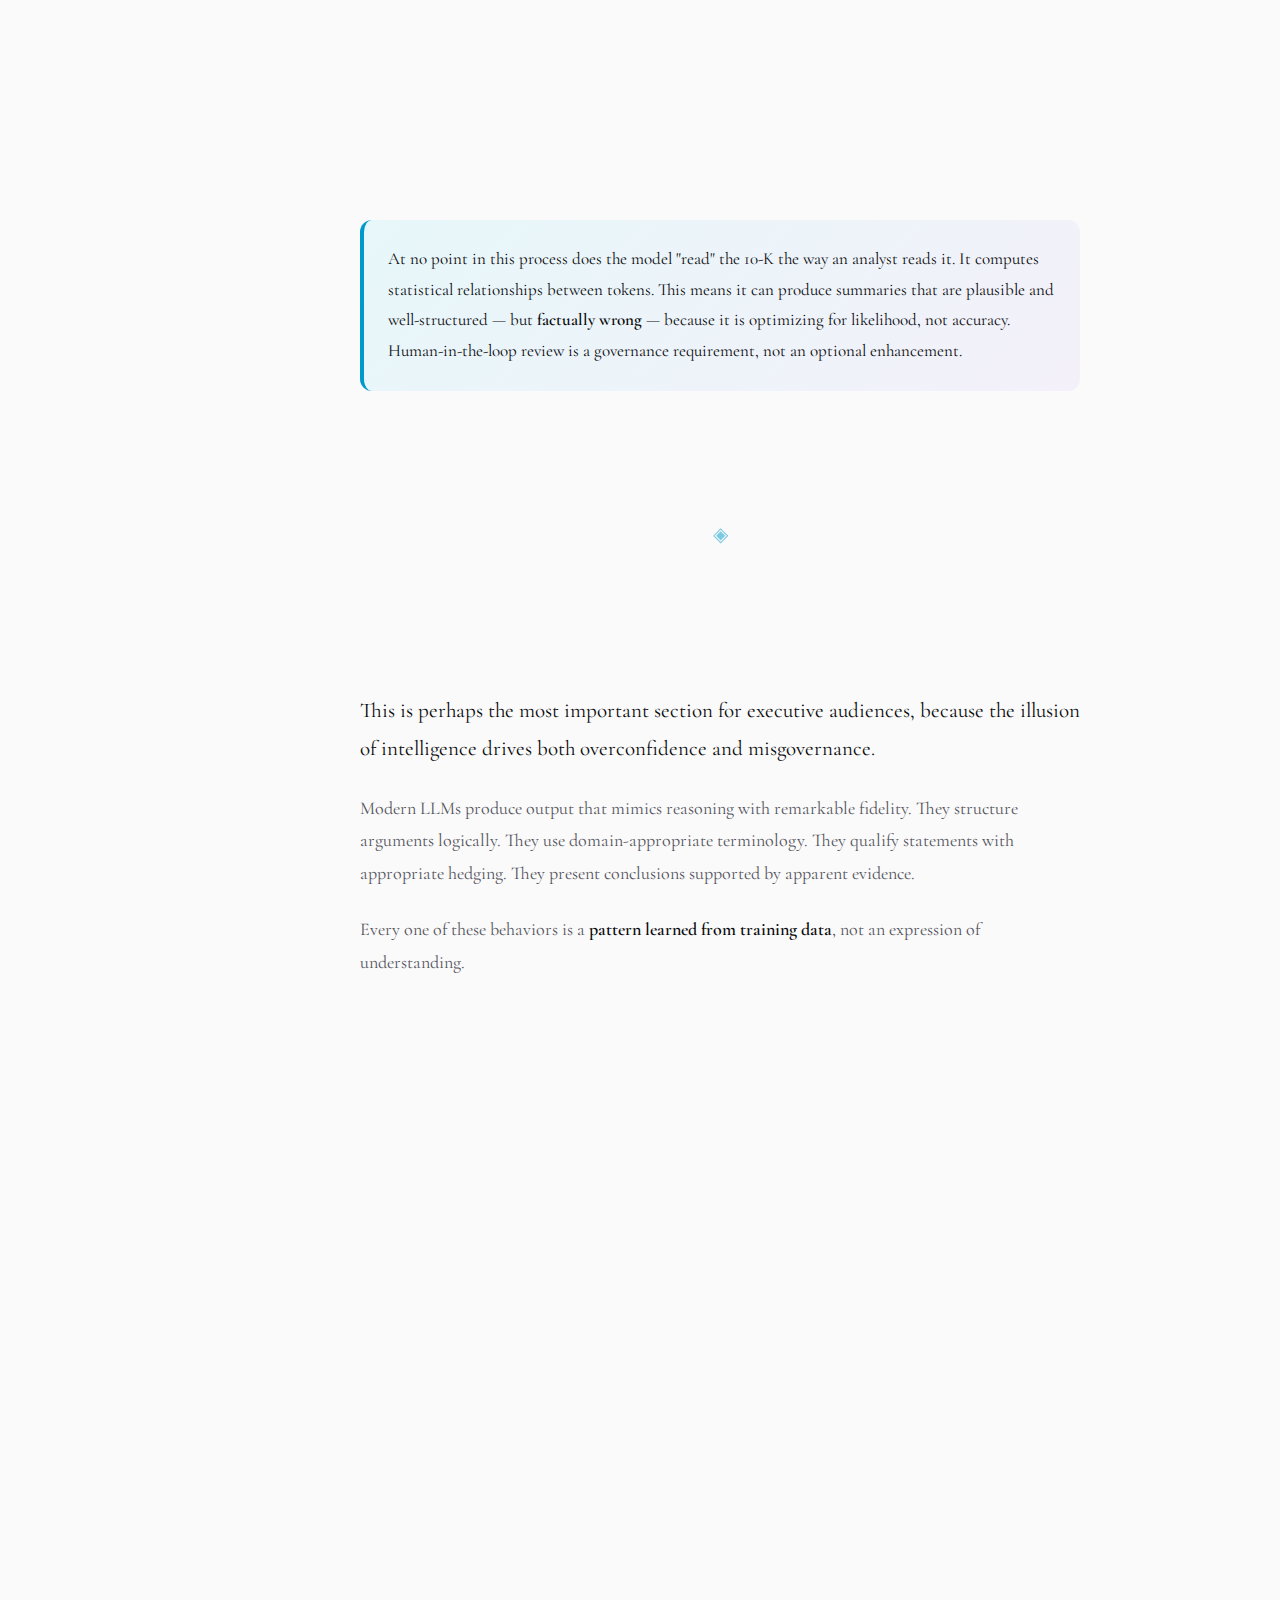
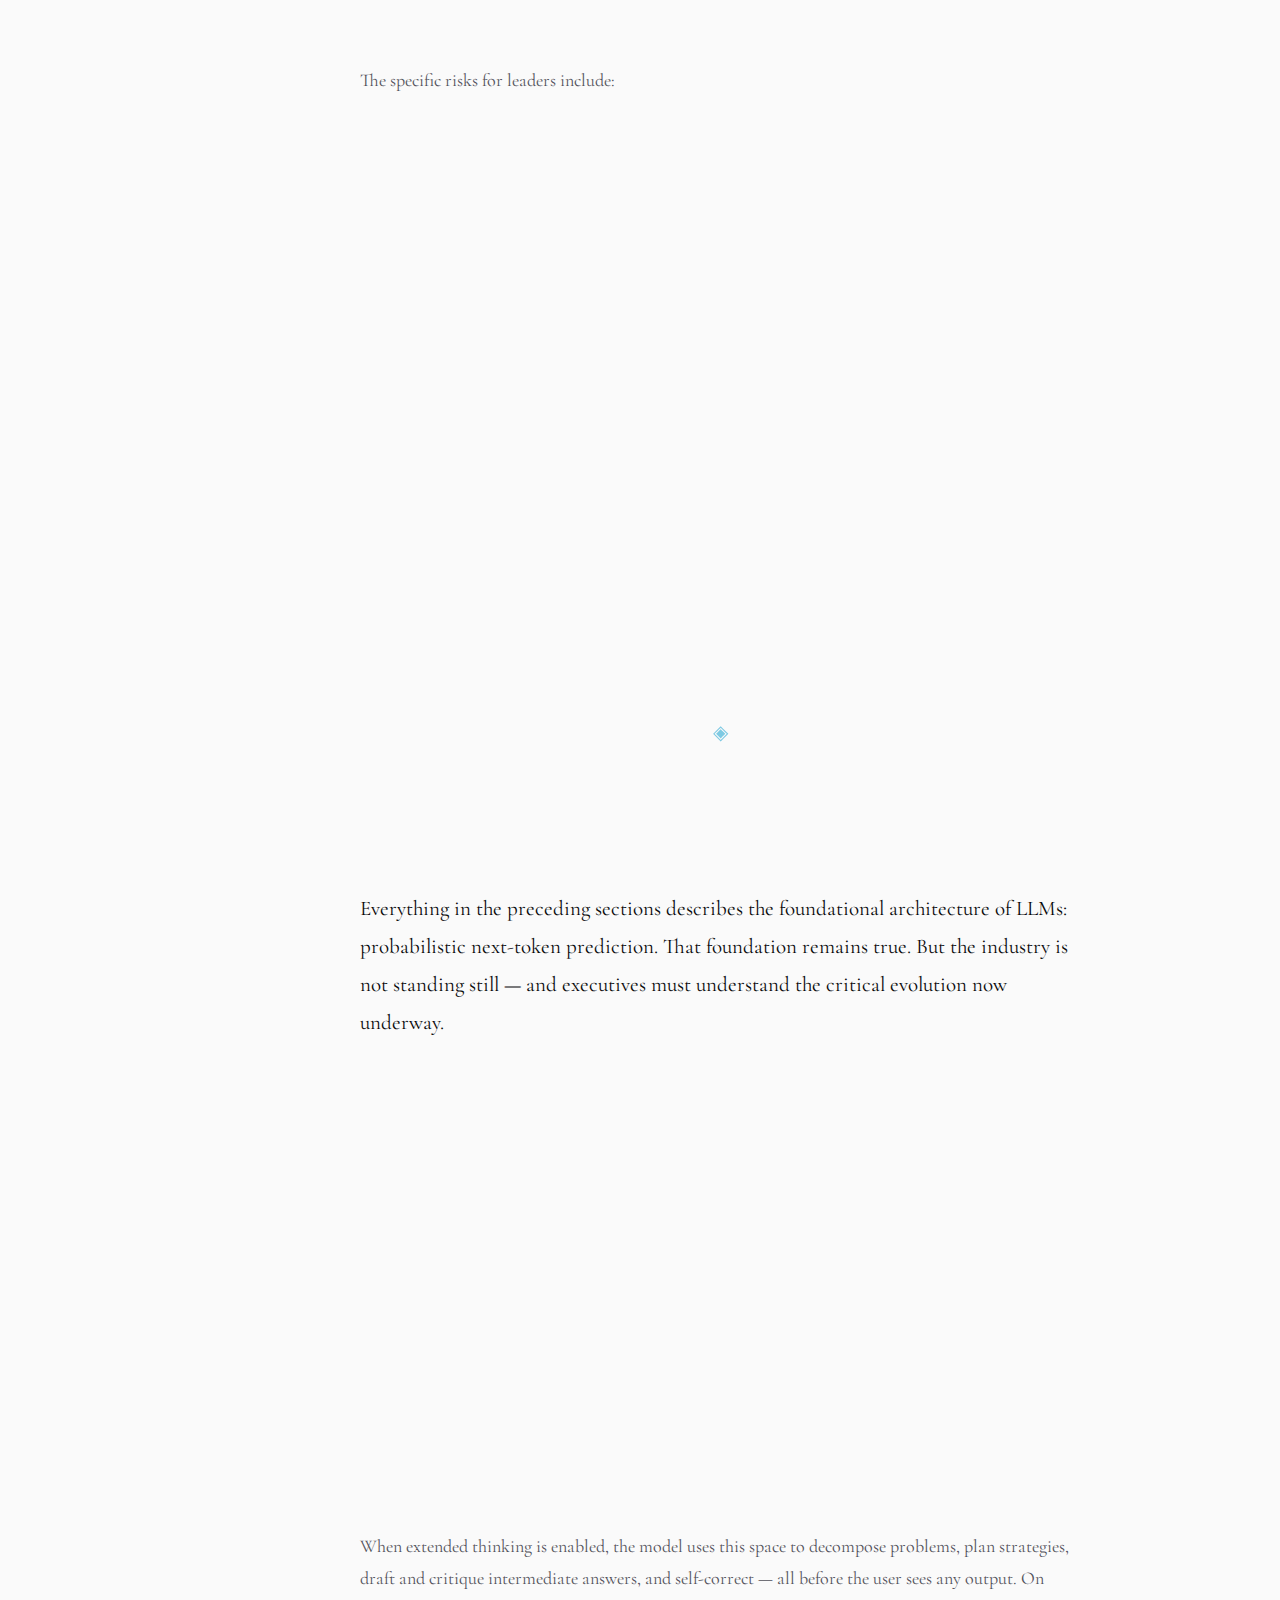
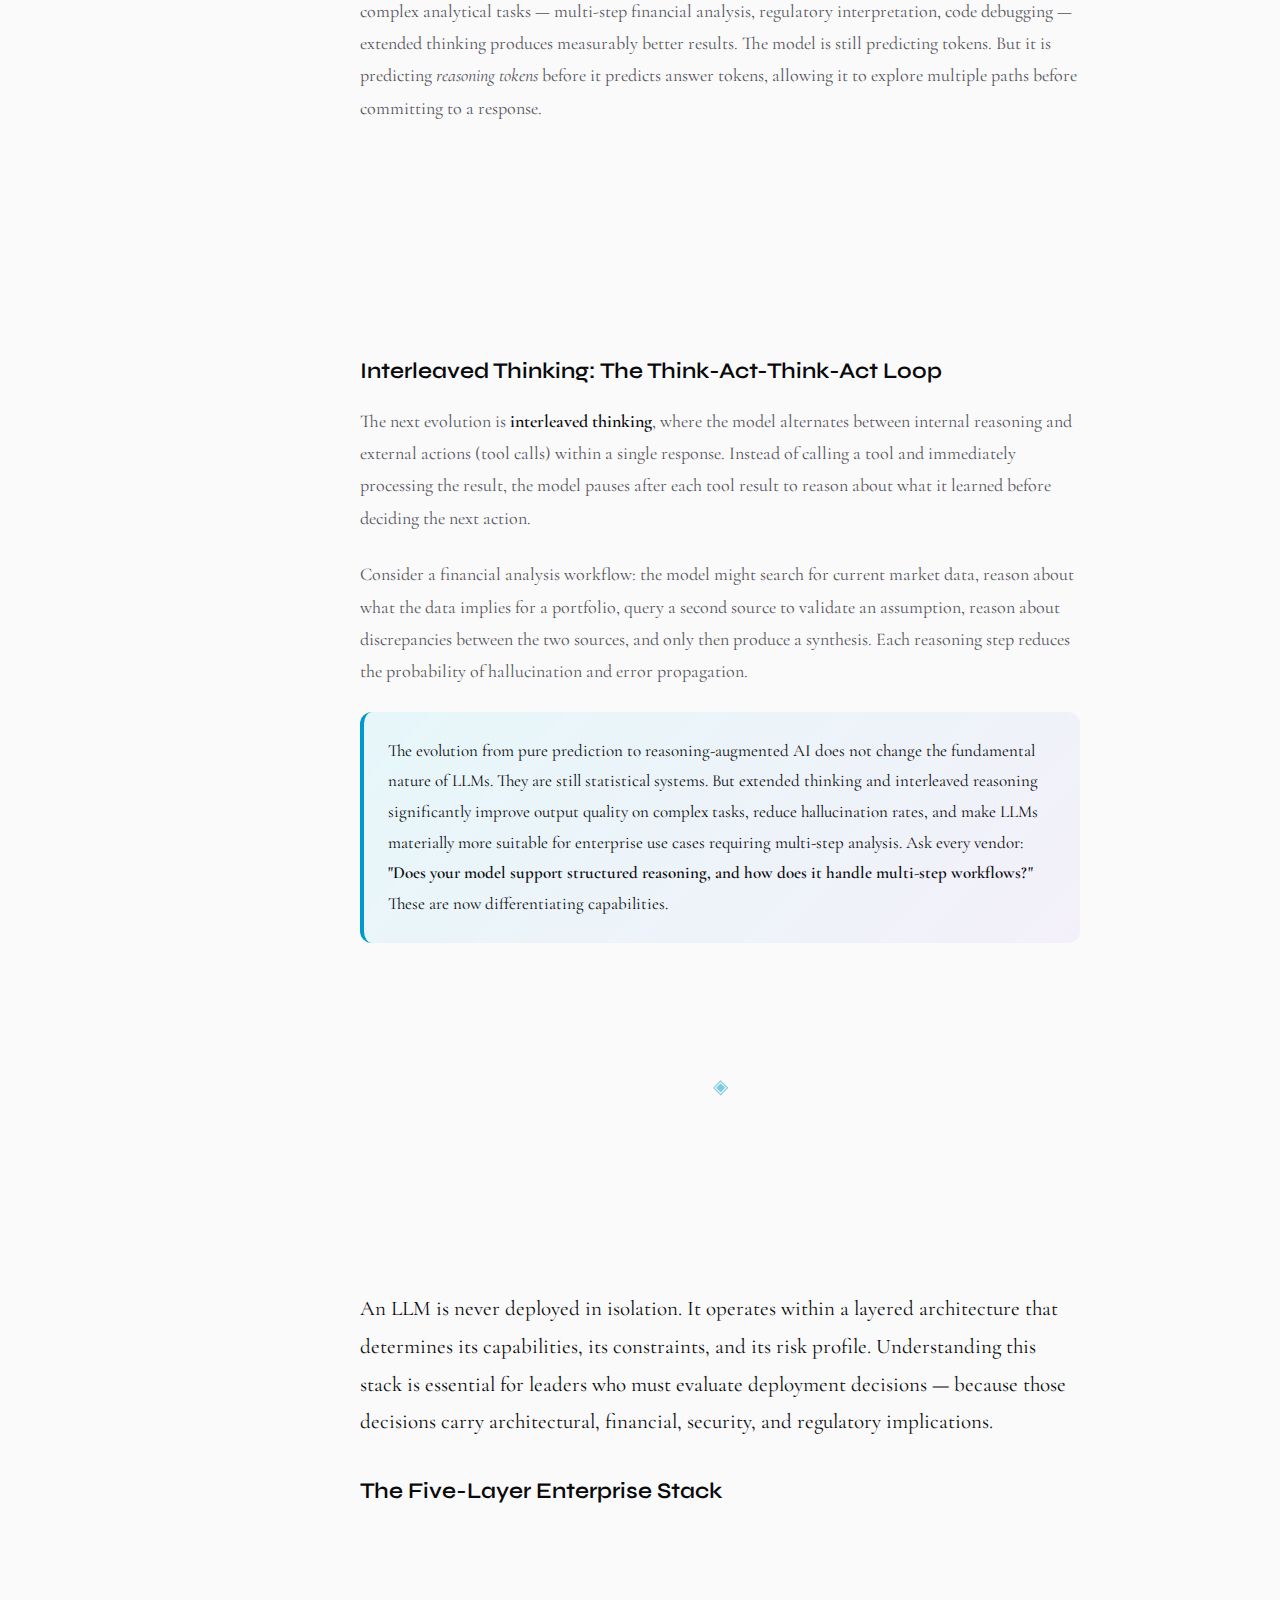
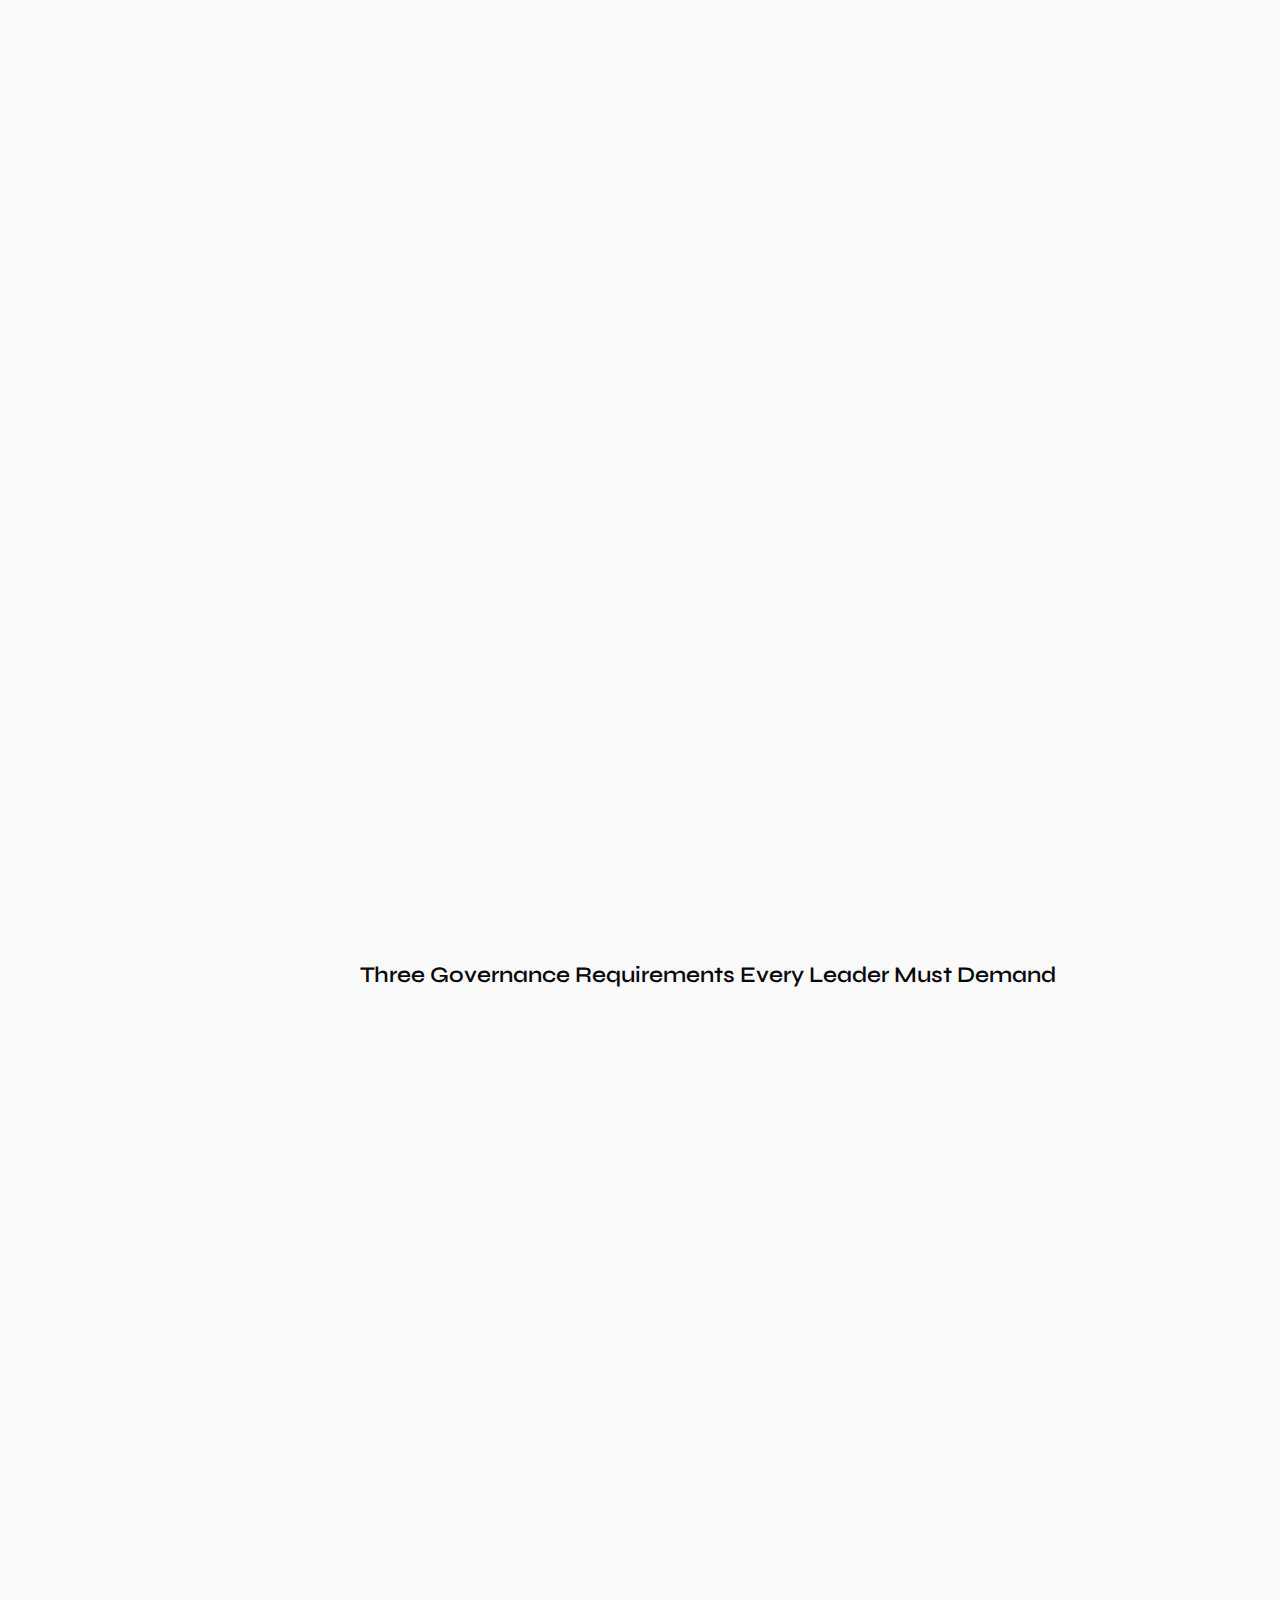
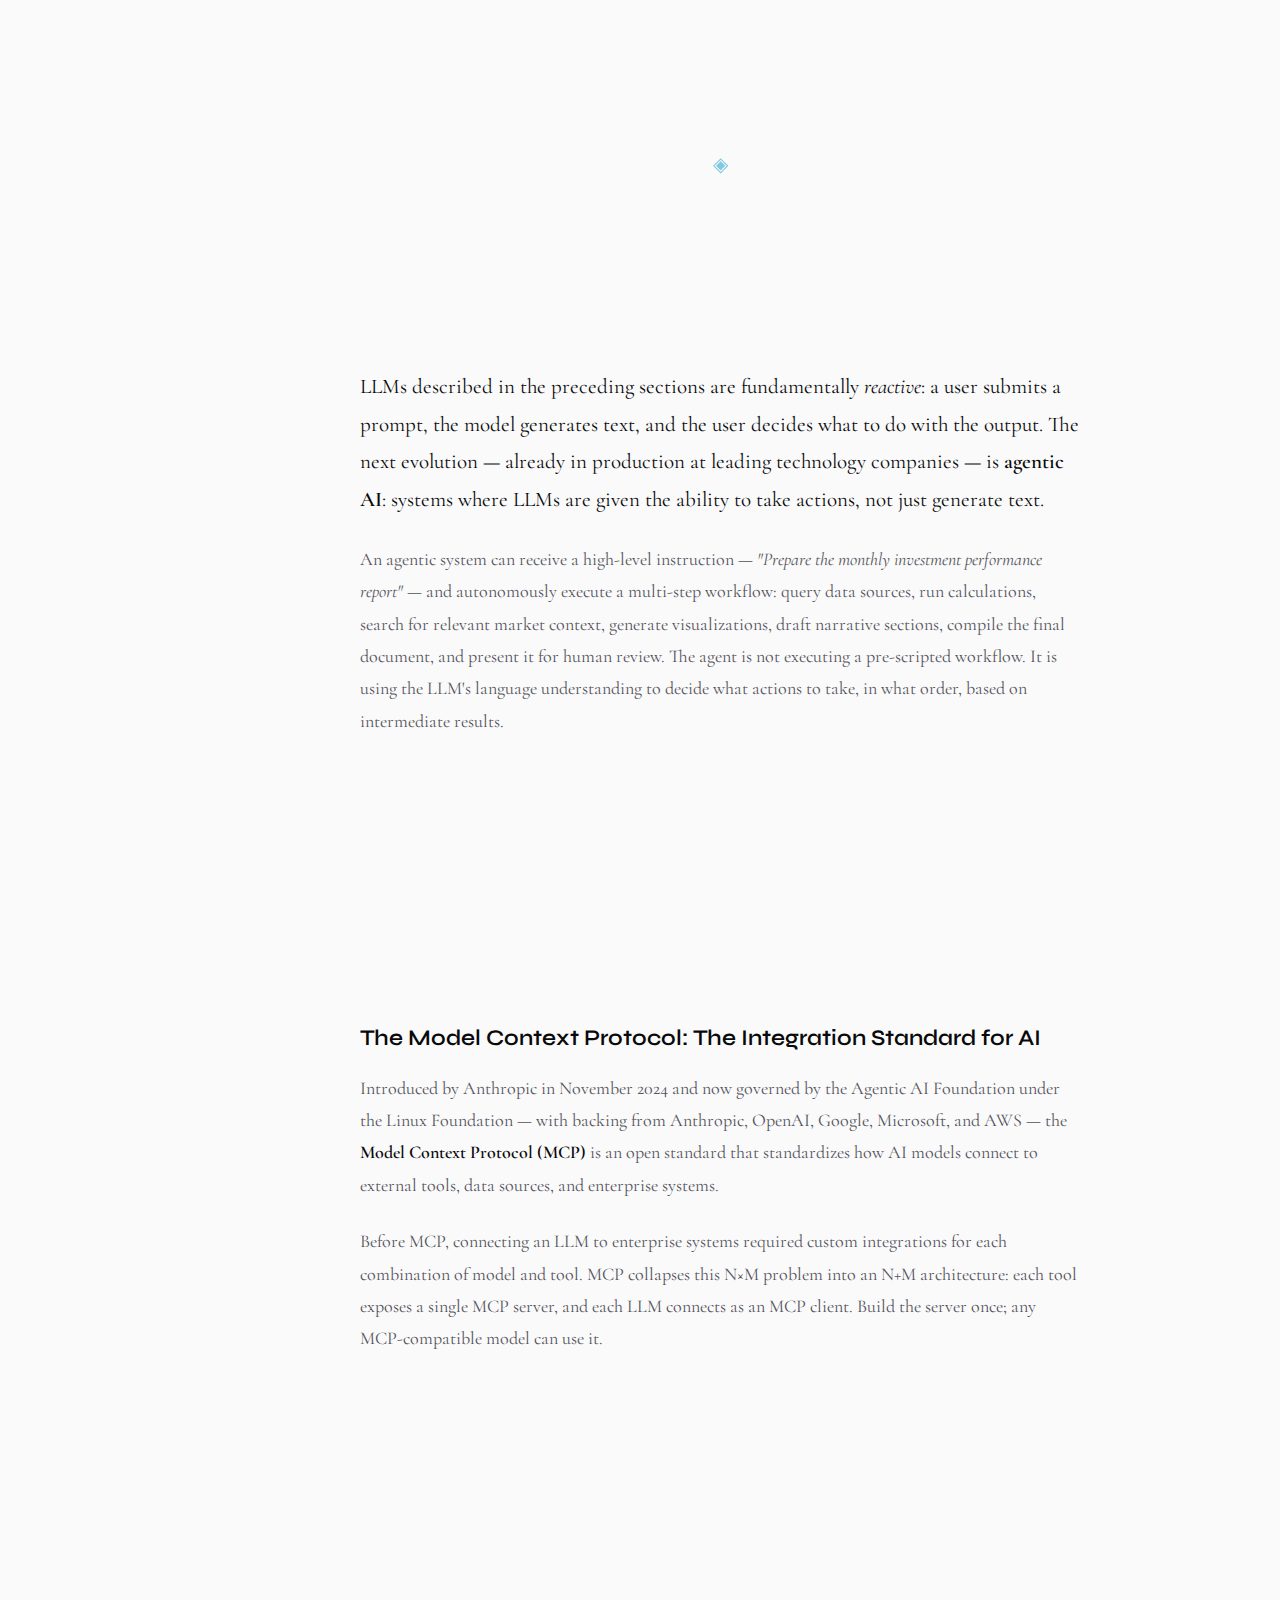
<file: article-3.html>
<!DOCTYPE html>
<html lang="en">
<head>
    <meta charset="UTF-8">
    <meta name="viewport" content="width=device-width, initial-scale=1.0">
    <title>The Anatomy of an LLM: What It Really Is and How It Works | AI Fluency</title>
    <link rel="preconnect" href="https://fonts.googleapis.com">
    <link rel="preconnect" href="https://fonts.gstatic.com" crossorigin>
    <link href="https://fonts.googleapis.com/css2?family=Cormorant+Garamond:ital,wght@0,400;0,500;0,600;0,700;1,400;1,500&family=Syne:wght@400;500;600;700;800&family=JetBrains+Mono:wght@400;500&display=swap" rel="stylesheet">
    <link rel="stylesheet" href="styles.css">
    <link rel="stylesheet" href="article.css">
</head>
<body>
    <!-- Reading Progress Bar -->
    <div class="reading-progress">
        <div class="progress-bar"></div>
    </div>

    <!-- Cursor follower -->
    <div class="cursor-glow"></div>

    <!-- Navigation -->
    <nav class="nav article-nav">
        <div class="nav-container">
            <a href="index.html" class="logo">
                <span class="logo-icon">◈</span>
                <span class="logo-text">AI<span class="logo-accent">Fluency</span></span>
            </a>
            <div class="nav-links">
                <a href="index.html#insights" class="nav-link">Insights</a>
                <a href="index.html#series" class="nav-link">Series</a>
                <a href="index.html#frameworks" class="nav-link">Frameworks</a>
                <a href="index.html#futures" class="nav-link">Futures</a>
            </div>
            <div class="nav-actions">
                <button class="theme-toggle" aria-label="Toggle theme">
                    <span class="theme-icon sun">☀</span>
                    <span class="theme-icon moon">☾</span>
                </button>
                <a href="index.html#subscribe" class="btn-subscribe">Subscribe</a>
            </div>
            <button class="mobile-menu-btn" aria-label="Menu">
                <span></span>
                <span></span>
            </button>
        </div>
    </nav>

    <!-- Article Hero -->
    <header class="article-hero">
        <div class="hero-bg">
            <div class="grid-overlay"></div>
            <div class="gradient-orb orb-1"></div>
            <div class="gradient-orb orb-2"></div>
            <div class="noise-overlay"></div>
        </div>
        <div class="article-hero-content">
            <div class="article-series">
                <span class="series-badge">Series</span>
                <span class="series-title">Demystifying AI for Strategic Leadership</span>
                <span class="series-part">Article 3 of 12</span>
            </div>
            <h1 class="article-title">
                <span class="title-line">The Anatomy of</span>
                <span class="title-line title-emphasis">an LLM</span>
                <span class="title-line">What It Really Is and How It Works</span>
            </h1>
            <div class="article-meta-hero">
                <div class="meta-author">
                    <a href="https://www.linkedin.com/in/peter-m-6168a448/" target="_blank" rel="noopener noreferrer" class="author-avatar-lg">PM</a>
                    <div class="author-details">
                        <a href="https://www.linkedin.com/in/peter-m-6168a448/" target="_blank" rel="noopener noreferrer" class="author-name">Peter Muiruri</a>
                        <span class="author-title">Systems Consultant | Solutions Architect | AI Strategist</span>
                    </div>
                </div>
                <div class="meta-stats">
                    <div class="stat">
                        <span class="stat-icon">◷</span>
                        <span class="stat-value">18 min read</span>
                    </div>
                    <div class="stat">
                        <span class="stat-icon">◈</span>
                        <span class="stat-value">Apr 3, 2026</span>
                    </div>
                </div>
            </div>
        </div>
        <div class="scroll-hint">
            <span>Begin reading</span>
            <div class="scroll-arrow">↓</div>
        </div>
    </header>

    <!-- Article Content -->
    <article class="article-container">
        <aside class="article-sidebar">
            <div class="sidebar-sticky">
                <div class="toc">
                    <h4 class="toc-title">Contents</h4>
                    <nav class="toc-nav">
                        <a href="#what-llm-is" class="toc-link active">What an LLM Is (and Is Not)</a>
                        <a href="#anatomy" class="toc-link">The Core Anatomy</a>
                        <a href="#transformer" class="toc-link">The Transformer Architecture</a>
                        <a href="#inference" class="toc-link">How Output Is Generated</a>
                        <a href="#illusion" class="toc-link">The Intelligence Illusion</a>
                        <a href="#evolution" class="toc-link">Reasoning-Augmented AI</a>
                        <a href="#enterprise" class="toc-link">Enterprise Architecture</a>
                        <a href="#agents" class="toc-link">Agentic AI & MCP</a>
                        <a href="#takeaways" class="toc-link">Executive Takeaways</a>
                    </nav>
                </div>
                <div class="share-widget">
                    <span class="share-label">Share</span>
                    <div class="share-buttons">
                        <button class="share-btn" aria-label="Share on LinkedIn">in</button>
                        <button class="share-btn" aria-label="Share on Twitter">𝕏</button>
                        <button class="share-btn" aria-label="Copy link">⎘</button>
                    </div>
                </div>
            </div>
        </aside>

        <div class="article-main">
            <!-- Opening Quote -->
            <div class="article-opening">
                <div class="opening-quote">
                    <span class="quote-icon">"</span>
                    <p>The greatest danger in times of turbulence is not the turbulence — it is to act with yesterday's logic.</p>
                    <cite>— Peter Drucker</cite>
                </div>
            </div>

            <!-- Section: What an LLM Is -->
            <section class="article-section" id="what-llm-is">
                <h2 class="section-heading">
                    <span class="heading-number">01</span>
                    <span class="heading-text">What an LLM Is — and Is Not</span>
                </h2>

                <div class="content-block">
                    <p class="lead-paragraph">If you take away only one sentence from this article, let it be this: a Large Language Model is a <strong>statistical engine that predicts the most likely next word</strong> based on patterns learned from vast amounts of text data. It is not thinking. It is not reasoning the way a human analyst reasons through a balance sheet. It is performing extraordinarily sophisticated pattern completion — at a speed and scale that makes its output look intelligent.</p>

                    <p>Understanding this distinction is not academic. It is the foundation upon which every executive decision about AI adoption, governance, and risk management must rest. LLMs are no longer experimental curiosities. They are being embedded into enterprise workflows across financial reporting, investment research, actuarial analysis, and regulatory compliance. If you do not understand what is happening under the hood, you cannot govern it. And ungoverned technology is unacceptable risk.</p>

                    <div class="analogy-box">
                        <div class="analogy-header">
                            <span class="analogy-icon">💡</span>
                            <span class="analogy-label">Precise Definition</span>
                        </div>
                        <div class="analogy-content">
                            <p>A Large Language Model is a probabilistic model built on a neural network architecture called a <strong>Transformer</strong>. Trained on massive corpora of text, it learns statistical relationships between words, phrases, and concepts. When given an input (a <em>prompt</em>), it generates output by predicting the most likely next <em>token</em> — a word, part of a word, or punctuation mark — one at a time, in sequence.</p>
                        </div>
                    </div>

                    <p>In practical terms, think of an LLM as three things simultaneously:</p>

                    <div class="comparison-grid">
                        <div class="comparison-item">
                            <div class="comparison-header">
                                <span class="comparison-icon">🔬</span>
                                <span class="comparison-label">Pattern Recognizer</span>
                            </div>
                            <ul class="comparison-list">
                                <li>Identifies recurring structures in language</li>
                                <li>Similar to how a regression model finds relationships in numerical data</li>
                                <li>Trained on text; expert in text patterns</li>
                            </ul>
                        </div>
                        <div class="comparison-divider"><span>+</span></div>
                        <div class="comparison-item">
                            <div class="comparison-header">
                                <span class="comparison-icon">🎲</span>
                                <span class="comparison-label">Probabilistic Engine</span>
                            </div>
                            <ul class="comparison-list">
                                <li>Does not retrieve facts from a database</li>
                                <li>Calculates the most likely continuation of a sequence</li>
                                <li>Every output is a probability-weighted prediction</li>
                            </ul>
                        </div>
                    </div>

                    <div class="callout callout-warning">
                        <div class="callout-icon">⚡</div>
                        <div class="callout-content">
                            <h4>What an LLM Is Not</h4>
                            <p><strong>It is not reasoning like a human.</strong> When an LLM produces a step-by-step analysis, it is reproducing the <em>pattern</em> of what step-by-step analysis looks like — not performing deductive reasoning from first principles.</p>
                            <p style="margin-top: 12px;"><strong>It is not inherently factual.</strong> An LLM has no concept of truth. It generates outputs that are statistically likely to be correct. This is why hallucination is a structural feature, not a bug.</p>
                            <p style="margin-top: 12px;"><strong>It is not aware or conscious.</strong> When a model says "I think the answer is..." it is producing a linguistic pattern, not expressing an internal cognitive state.</p>
                        </div>
                    </div>

                    <blockquote class="pull-quote pull-quote-accent">
                        <p>Think of an LLM as a very advanced predictive model — closer to a <strong>Monte Carlo simulation engine</strong> than to a thinking analyst. A Monte Carlo simulation produces realistic-looking scenarios by sampling from probability distributions. It does not understand markets. An LLM produces realistic-looking text by sampling from learned probability distributions over language. It does not understand finance.</p>
                    </blockquote>
                </div>
            </section>

            <!-- Visual Divider -->
            <div class="section-divider">
                <span class="divider-icon">◈</span>
            </div>

            <!-- Section: Anatomy -->
            <section class="article-section" id="anatomy">
                <h2 class="section-heading">
                    <span class="heading-number">02</span>
                    <span class="heading-text">The Core Anatomy: Four Layers</span>
                </h2>

                <div class="content-block">
                    <p class="lead-paragraph">An LLM is not a single monolithic system. It is composed of four distinct layers that work together. Understanding these layers is essential for enterprise architects, risk officers, and technology leaders who must evaluate where an LLM fits in the enterprise stack — and what controls are required at each layer.</p>

                    <div class="learning-methods">
                        <div class="method-card">
                            <div class="method-icon">📊</div>
                            <h3>Layer 1: Data — The Fuel</h3>
                            <p class="method-desc">During pretraining, the model ingests <strong>hundreds of billions of tokens</strong> from diverse sources: books, websites, academic papers, code repositories, and public documents. The quality, breadth, and representativeness of this training data directly determines the model's capabilities and its blind spots.</p>
                            <div class="example-box" style="margin-top: 16px;">
                                <span class="example-label">Finance Analogy</span>
                                <p>Training data is to an LLM what historical market data is to a pricing model. A yield curve model calibrated on 20 years of low-rate data will behave poorly in a rising-rate environment. An LLM trained on general web text will underperform on specialized insurance regulatory language.</p>
                            </div>
                        </div>

                        <div class="method-card">
                            <div class="method-icon">🏗️</div>
                            <h3>Layer 2: Architecture — The Engine</h3>
                            <p class="method-desc">The <strong>Transformer architecture</strong> (Vaswani et al., 2017) is the engine at the heart of every modern LLM. Its breakthrough: <em>self-attention</em> — the ability to weigh the importance of every word relative to every other word, simultaneously, rather than processing text sequentially.</p>
                            <div class="method-analogy">
                                <span class="analogy-tag">Key insight:</span>
                                <span>Context disambiguates meaning</span>
                            </div>
                        </div>

                        <div class="method-card">
                            <div class="method-icon">⚙️</div>
                            <h3>Layer 3: Parameters — The Learned Knowledge</h3>
                            <p class="method-desc">Parameters are the numerical weights adjusted during training. GPT-3 has 175 billion; GPT-4 is estimated at 1.8 trillion. Each parameter encodes a tiny fragment of statistical relationships from training data. They are <strong>not facts</strong>; they are mathematical weights that, combined through layers of computation, produce behavior that mimics understanding.</p>
                            <div class="example-box example-warning" style="margin-top: 16px;">
                                <span class="example-label">Executive Takeaway</span>
                                <p>More parameters means more capacity to encode patterns — not more accuracy. Scale matters, but <strong>relevance matters more</strong>.</p>
                            </div>
                        </div>

                        <div class="method-card">
                            <div class="method-icon">🎓</div>
                            <h3>Layer 4: Training — The Learning Process</h3>
                            <p class="method-desc">Training is a multi-phase process. <strong>Pretraining</strong> teaches the model language from raw data — expensive, requiring thousands of GPUs for weeks. <strong>Fine-tuning</strong> adapts the model to specific tasks using curated examples. <strong>RLHF</strong> (Reinforcement Learning from Human Feedback) aligns the model to produce outputs humans prefer.</p>
                            <div class="example-box" style="margin-top: 16px;">
                                <span class="example-label">Finance Analogy</span>
                                <p>Pretraining is a broad MBA education. Fine-tuning is domain placement — training the analyst on statutory reporting, proprietary policies, and regulatory requirements.</p>
                            </div>
                        </div>
                    </div>
                </div>
            </section>

            <!-- Visual Divider -->
            <div class="section-divider">
                <span class="divider-icon">◈</span>
            </div>

            <!-- Section: Transformer -->
            <section class="article-section" id="transformer">
                <h2 class="section-heading">
                    <span class="heading-number">03</span>
                    <span class="heading-text">The Transformer: Self-Attention Explained</span>
                </h2>

                <div class="content-block">
                    <p class="lead-paragraph">The self-attention mechanism is the Transformer's defining innovation — and the reason modern LLMs can handle nuanced, contextual language. Understanding it eliminates the mystique.</p>

                    <p>Consider the sentence: <em>"The bank raised interest rates because inflation exceeded the target."</em></p>

                    <p>A human reader instantly knows "bank" means a central bank — not a riverbank — because of the surrounding context ("interest rates," "inflation"). The self-attention mechanism performs this same contextual disambiguation computationally. For every word in the input, the model computes three vectors:</p>

                    <div class="risk-cascade">
                        <div class="cascade-step">
                            <span class="step-number">Q</span>
                            <div class="step-content">
                                <h4>Query — "What am I looking for?"</h4>
                                <p>Each word asks: what context do I need to interpret correctly?</p>
                            </div>
                        </div>
                        <div class="cascade-arrow">+</div>
                        <div class="cascade-step">
                            <span class="step-number">K</span>
                            <div class="step-content">
                                <h4>Key — "What information do I contain?"</h4>
                                <p>Each word broadcasts: here is what I can offer to others seeking context.</p>
                            </div>
                        </div>
                        <div class="cascade-arrow">+</div>
                        <div class="cascade-step">
                            <span class="step-number">V</span>
                            <div class="step-content">
                                <h4>Value — "What do I contribute?"</h4>
                                <p>The actual information transferred when attention is high between two words.</p>
                            </div>
                        </div>
                    </div>

                    <p>The model compares each word's Query against every other word's Key to produce <strong>attention scores</strong> — numerical weights indicating how much each word should "attend to" every other word. These scores blend information across the entire input simultaneously, producing a contextualized representation of meaning.</p>

                    <div class="callout callout-action">
                        <div class="callout-icon">🎯</div>
                        <div class="callout-content">
                            <h4>Finance Analogy: Self-Attention as a Factor Model</h4>
                            <p>Self-attention is like factor weighting in investment analysis. When evaluating a stock, you don't look at each metric in isolation. You weight earnings, P/E ratio, sector trends, and macro conditions relative to each other — and those relative weights shift depending on the market environment. Self-attention does the same with words: the weight of each word shifts depending on what other words are present.</p>
                        </div>
                    </div>
                </div>
            </section>

            <!-- Visual Divider -->
            <div class="section-divider">
                <span class="divider-icon">◈</span>
            </div>

            <!-- Section: Inference -->
            <section class="article-section" id="inference">
                <h2 class="section-heading">
                    <span class="heading-number">04</span>
                    <span class="heading-text">How the Model Generates Output</span>
                </h2>

                <div class="content-block">
                    <p class="lead-paragraph">Suppose a financial analyst prompts an LLM: <em>"Summarize the key risks in this 10-K filing."</em> Here is exactly what happens — step by step.</p>

                    <div class="risk-cascade">
                        <div class="cascade-step">
                            <span class="step-number">1</span>
                            <div class="step-content">
                                <h4>Tokenization</h4>
                                <p>Input text is broken into tokens — roughly 3–4 characters each, about three-quarters of a word. A 50-page 10-K might produce 30,000–40,000 tokens. If the model's <strong>context window</strong> is 128,000 tokens, the full filing fits. If smaller, the text must be chunked — an architectural decision with real implications for output quality.</p>
                            </div>
                        </div>
                        <div class="cascade-arrow">↓</div>
                        <div class="cascade-step">
                            <span class="step-number">2</span>
                            <div class="step-content">
                                <h4>Embedding</h4>
                                <p>Each token is converted into a high-dimensional numerical vector — a mathematical representation that captures its meaning in context. Words with similar meanings produce similar vectors. The word "liability" in a legal context and in an accounting context would have different embeddings because the surrounding words differ.</p>
                            </div>
                        </div>
                        <div class="cascade-arrow">↓</div>
                        <div class="cascade-step">
                            <span class="step-number">3</span>
                            <div class="step-content">
                                <h4>Transformer Processing</h4>
                                <p>Token embeddings pass through dozens or hundreds of Transformer layers. At each layer, self-attention recomputes relationships between tokens. Earlier layers capture syntax; later layers capture semantics. The model attends heavily to the Risk Factors section and footnotes — and less to boilerplate formatting.</p>
                            </div>
                        </div>
                        <div class="cascade-arrow">↓</div>
                        <div class="cascade-step step-danger">
                            <span class="step-number">4</span>
                            <div class="step-content">
                                <h4>Next-Token Prediction — Repeated</h4>
                                <p>At the final layer, the model produces a <strong>probability distribution over its entire vocabulary</strong> (often 50,000+ tokens). It selects the next token, adds it to the sequence, and repeats. A 500-word response requires approximately 650 individual predictions, each conditioned on everything that came before.</p>
                            </div>
                        </div>
                    </div>

                    <div class="key-insight">
                        <p>At no point in this process does the model "read" the 10-K the way an analyst reads it. It computes statistical relationships between tokens. This means it can produce summaries that are plausible and well-structured — but <strong>factually wrong</strong> — because it is optimizing for likelihood, not accuracy. Human-in-the-loop review is a governance requirement, not an optional enhancement.</p>
                    </div>
                </div>
            </section>

            <!-- Visual Divider -->
            <div class="section-divider">
                <span class="divider-icon">◈</span>
            </div>

            <!-- Section: Illusion -->
            <section class="article-section" id="illusion">
                <h2 class="section-heading">
                    <span class="heading-number">05</span>
                    <span class="heading-text">Why It Feels Intelligent — But Is Not</span>
                </h2>

                <div class="content-block">
                    <p class="lead-paragraph">This is perhaps the most important section for executive audiences, because the illusion of intelligence drives both overconfidence and misgovernance.</p>

                    <p>Modern LLMs produce output that mimics reasoning with remarkable fidelity. They structure arguments logically. They use domain-appropriate terminology. They qualify statements with appropriate hedging. They present conclusions supported by apparent evidence.</p>

                    <p>Every one of these behaviors is a <strong>pattern learned from training data</strong>, not an expression of understanding.</p>

                    <div class="limitation-card limitation-critical">
                        <div class="limitation-header">
                            <span class="limitation-icon">🎭</span>
                            <h3>The Hallucination Problem</h3>
                        </div>
                        <div class="limitation-body">
                            <p>When the model's training data doesn't contain a strong enough pattern to produce an accurate answer, it fills the gap with the most likely-sounding continuation. The result can be:</p>
                            <ul class="check-list negative">
                                <li>A fabricated regulatory citation</li>
                                <li>An invented legal precedent</li>
                                <li>A financial figure that looks precise but has no basis in reality</li>
                                <li><strong>All presented with perfect, authoritative confidence</strong></li>
                            </ul>
                        </div>
                    </div>

                    <div class="callout callout-critical">
                        <div class="callout-icon">⚠</div>
                        <div class="callout-content">
                            <h4>This Is Structural, Not a Bug</h4>
                            <p>Hallucination does not disappear with better prompts or more powerful models. It is an inherent feature of probabilistic generation. The model does not know when it is wrong. <strong>In financial services, a hallucinated regulatory citation in a compliance document is not merely inconvenient — it is a potential material risk event.</strong></p>
                        </div>
                    </div>

                    <p>The specific risks for leaders include:</p>

                    <div class="takeaways-container">
                        <div class="takeaway-card">
                            <div class="takeaway-number">01</div>
                            <div class="takeaway-content">
                                <h4>False confidence</h4>
                                <p>The model's authoritative tone can discourage the critical scrutiny that would be applied to a junior analyst's work. Fluency is not accuracy.</p>
                            </div>
                        </div>
                        <div class="takeaway-card">
                            <div class="takeaway-number">02</div>
                            <div class="takeaway-content">
                                <h4>Invisible errors</h4>
                                <p>Hallucinated facts embedded in otherwise correct text are harder to detect. A wrong effective date or misattributed citation buried in a correct analysis is the most dangerous error.</p>
                            </div>
                        </div>
                        <div class="takeaway-card">
                            <div class="takeaway-number">03</div>
                            <div class="takeaway-content">
                                <h4>Automation complacency</h4>
                                <p>As LLMs integrate into workflows, the temptation to reduce human review grows. Each reduction in review is a corresponding increase in uncontrolled model risk.</p>
                            </div>
                        </div>
                    </div>
                </div>
            </section>

            <!-- Visual Divider -->
            <div class="section-divider">
                <span class="divider-icon">◈</span>
            </div>

            <!-- Section: Evolution -->
            <section class="article-section" id="evolution">
                <h2 class="section-heading">
                    <span class="heading-number">06</span>
                    <span class="heading-text">The Evolution: Reasoning-Augmented AI</span>
                </h2>

                <div class="content-block">
                    <p class="lead-paragraph">Everything in the preceding sections describes the foundational architecture of LLMs: probabilistic next-token prediction. That foundation remains true. But the industry is not standing still — and executives must understand the critical evolution now underway.</p>

                    <div class="highlight-stat">
                        <div class="stat-number">Extended Thinking</div>
                        <div class="stat-description">Modern frontier models (Anthropic's Claude, OpenAI's o-series) now allocate a dedicated token budget for internal reasoning <em>before</em> producing a visible response</div>
                    </div>

                    <p>When extended thinking is enabled, the model uses this space to decompose problems, plan strategies, draft and critique intermediate answers, and self-correct — all before the user sees any output. On complex analytical tasks — multi-step financial analysis, regulatory interpretation, code debugging — extended thinking produces measurably better results. The model is still predicting tokens. But it is predicting <em>reasoning tokens</em> before it predicts answer tokens, allowing it to explore multiple paths before committing to a response.</p>

                    <div class="callout callout-action">
                        <div class="callout-icon">🎯</div>
                        <div class="callout-content">
                            <h4>Finance Analogy: The Scratchpad Analyst</h4>
                            <p>Think of extended thinking as the difference between an analyst who blurts out the first answer versus one who works through the problem on a scratchpad before presenting a conclusion. The underlying capability is the same; the process discipline is different. Extended thinking gives the model a scratchpad.</p>
                        </div>
                    </div>

                    <h3 style="font-family: var(--font-display); font-size: 1.4rem; font-weight: 600; margin: 32px 0 16px; color: var(--text-primary);">Interleaved Thinking: The Think-Act-Think-Act Loop</h3>

                    <p>The next evolution is <strong>interleaved thinking</strong>, where the model alternates between internal reasoning and external actions (tool calls) within a single response. Instead of calling a tool and immediately processing the result, the model pauses after each tool result to reason about what it learned before deciding the next action.</p>

                    <p>Consider a financial analysis workflow: the model might search for current market data, reason about what the data implies for a portfolio, query a second source to validate an assumption, reason about discrepancies between the two sources, and only then produce a synthesis. Each reasoning step reduces the probability of hallucination and error propagation.</p>

                    <div class="key-insight">
                        <p>The evolution from pure prediction to reasoning-augmented AI does not change the fundamental nature of LLMs. They are still statistical systems. But extended thinking and interleaved reasoning significantly improve output quality on complex tasks, reduce hallucination rates, and make LLMs materially more suitable for enterprise use cases requiring multi-step analysis. Ask every vendor: <strong>"Does your model support structured reasoning, and how does it handle multi-step workflows?"</strong> These are now differentiating capabilities.</p>
                    </div>
                </div>
            </section>

            <!-- Visual Divider -->
            <div class="section-divider">
                <span class="divider-icon">◈</span>
            </div>

            <!-- Section: Enterprise -->
            <section class="article-section" id="enterprise">
                <h2 class="section-heading">
                    <span class="heading-number">07</span>
                    <span class="heading-text">LLMs in the Enterprise: Architecture & Governance</span>
                </h2>

                <div class="content-block">
                    <p class="lead-paragraph">An LLM is never deployed in isolation. It operates within a layered architecture that determines its capabilities, its constraints, and its risk profile. Understanding this stack is essential for leaders who must evaluate deployment decisions — because those decisions carry architectural, financial, security, and regulatory implications.</p>

                    <h3 style="font-family: var(--font-display); font-size: 1.4rem; font-weight: 600; margin: 32px 0 16px; color: var(--text-primary);">The Five-Layer Enterprise Stack</h3>

                    <div class="risk-cascade">
                        <div class="cascade-step">
                            <span class="step-number">1</span>
                            <div class="step-content">
                                <h4>Presentation Layer</h4>
                                <p>The user interface — a chat interface, an embedded assistant, or an API endpoint consumed by downstream systems.</p>
                            </div>
                        </div>
                        <div class="cascade-arrow">↓</div>
                        <div class="cascade-step">
                            <span class="step-number">2</span>
                            <div class="step-content">
                                <h4>Orchestration Layer</h4>
                                <p>Middleware managing prompt construction, routing, context management, guardrails, and integration logic. This is where the enterprise's governance policies are applied before the model ever sees a prompt.</p>
                            </div>
                        </div>
                        <div class="cascade-arrow">↓</div>
                        <div class="cascade-step">
                            <span class="step-number">3</span>
                            <div class="step-content">
                                <h4>Retrieval Layer (RAG)</h4>
                                <p>Retrieval-Augmented Generation connects the model to enterprise data sources — document repositories, data warehouses, knowledge bases — at inference time. The model does not store this data; it queries it dynamically to ground responses in current, authoritative information.</p>
                            </div>
                        </div>
                        <div class="cascade-arrow">↓</div>
                        <div class="cascade-step">
                            <span class="step-number">4</span>
                            <div class="step-content">
                                <h4>Model Layer</h4>
                                <p>The LLM itself, accessed via API (OpenAI, Anthropic, AWS Bedrock) or hosted on private infrastructure. The <strong>hyperscaler-LLM alignment pattern</strong> is critical here: Anthropic's Claude via AWS Bedrock, OpenAI via Azure, Gemini via Google Cloud — each offering the LLM within the enterprise's existing cloud security boundary, governed by the same IAM policies, audit logs, and compliance frameworks.</p>
                            </div>
                        </div>
                        <div class="cascade-arrow">↓</div>
                        <div class="cascade-step step-danger">
                            <span class="step-number">5</span>
                            <div class="step-content">
                                <h4>Security & Governance Layer</h4>
                                <p>Access controls, audit logging, data classification enforcement, prompt filtering, and output monitoring. This layer is often the most underdeveloped and the most critical.</p>
                            </div>
                        </div>
                    </div>

                    <h3 style="font-family: var(--font-display); font-size: 1.4rem; font-weight: 600; margin: 40px 0 16px; color: var(--text-primary);">Three Governance Requirements Every Leader Must Demand</h3>

                    <div class="takeaways-container">
                        <div class="takeaway-card">
                            <div class="takeaway-number">01</div>
                            <div class="takeaway-content">
                                <h4>Model Validation</h4>
                                <p>Every LLM deployment requires validation proportional to its risk impact, consistent with SR 11-7 (Federal Reserve) and NAIC Model Governance guidelines. LLMs introduce new dimensions: non-determinism, opacity, and version drift. They must be governed like financial models — not treated as software tools alone.</p>
                            </div>
                        </div>
                        <div class="takeaway-card">
                            <div class="takeaway-number">02</div>
                            <div class="takeaway-content">
                                <h4>Audit Trails</h4>
                                <p>All prompts and responses must be logged with timestamps, user identity, and model version. These logs are the equivalent of transaction journals — essential for examination, investigation, and debugging. Hyperscaler deployments automatically route these through CloudTrail, Azure Monitor, or equivalent.</p>
                            </div>
                        </div>
                        <div class="takeaway-card">
                            <div class="takeaway-number">03</div>
                            <div class="takeaway-content">
                                <h4>Human-in-the-Loop</h4>
                                <p>For any output feeding a decision, a regulatory filing, or an external communication, a qualified human must review and approve before finalization. Critical outputs — financial figures, regulatory citations, legal references — must be independently verified against authoritative sources. The model's output is a draft, not a source of record.</p>
                            </div>
                        </div>
                    </div>
                </div>
            </section>

            <!-- Visual Divider -->
            <div class="section-divider">
                <span class="divider-icon">◈</span>
            </div>

            <!-- Section: Agents & MCP -->
            <section class="article-section" id="agents">
                <h2 class="section-heading">
                    <span class="heading-number">08</span>
                    <span class="heading-text">The Future: Agentic AI and the Model Context Protocol</span>
                </h2>

                <div class="content-block">
                    <p class="lead-paragraph">LLMs described in the preceding sections are fundamentally <em>reactive</em>: a user submits a prompt, the model generates text, and the user decides what to do with the output. The next evolution — already in production at leading technology companies — is <strong>agentic AI</strong>: systems where LLMs are given the ability to take actions, not just generate text.</p>

                    <p>An agentic system can receive a high-level instruction — <em>"Prepare the monthly investment performance report"</em> — and autonomously execute a multi-step workflow: query data sources, run calculations, search for relevant market context, generate visualizations, draft narrative sections, compile the final document, and present it for human review. The agent is not executing a pre-scripted workflow. It is using the LLM's language understanding to decide what actions to take, in what order, based on intermediate results.</p>

                    <div class="callout callout-warning">
                        <div class="callout-icon">⚡</div>
                        <div class="callout-content">
                            <h4>The Governance Challenge Is Immediate</h4>
                            <p>An autonomous agent that can query production databases, generate reports, and interact with enterprise systems must be subject to the same access controls, audit requirements, and approval workflows as a human performing the same tasks. Leaders must answer: What tools can the agent access? What data can it read? What actions can it take without human approval? Who is accountable when an agent makes an error?</p>
                        </div>
                    </div>

                    <h3 style="font-family: var(--font-display); font-size: 1.4rem; font-weight: 600; margin: 32px 0 16px; color: var(--text-primary);">The Model Context Protocol: The Integration Standard for AI</h3>

                    <p>Introduced by Anthropic in November 2024 and now governed by the Agentic AI Foundation under the Linux Foundation — with backing from Anthropic, OpenAI, Google, Microsoft, and AWS — the <strong>Model Context Protocol (MCP)</strong> is an open standard that standardizes how AI models connect to external tools, data sources, and enterprise systems.</p>

                    <p>Before MCP, connecting an LLM to enterprise systems required custom integrations for each combination of model and tool. MCP collapses this N×M problem into an N+M architecture: each tool exposes a single MCP server, and each LLM connects as an MCP client. Build the server once; any MCP-compatible model can use it.</p>

                    <div class="analogy-box">
                        <div class="analogy-header">
                            <span class="analogy-icon">💡</span>
                            <span class="analogy-label">Enterprise Architecture Parallel</span>
                        </div>
                        <div class="analogy-content">
                            <p>Think of MCP as what happened when the industry moved from point-to-point integrations to middleware and service buses. Before SOA, each system-to-system connection was custom-built. SOA introduced a standardized integration layer. <strong>MCP does the same for AI-to-system connections.</strong> Enterprise architects who understood why SOA mattered will immediately recognize why MCP matters: it is the integration architecture for the age of AI agents.</p>
                            <p class="analogy-punchline">Organizations that invest in MCP-based integration today will have a durable, vendor-neutral foundation as the agentic AI landscape matures.</p>
                        </div>
                    </div>

                    <p>For regulated financial institutions, MCP addresses critical architectural challenges simultaneously: data stays within the enterprise cloud boundary under existing IAM policies; every tool invocation is logged and auditable; OAuth 2.1 integration connects to enterprise identity providers (Okta, Azure AD); and integrations are vendor-neutral — switching LLM providers does not require rebuilding tool connections.</p>
                </div>
            </section>

            <!-- Visual Divider -->
            <div class="section-divider">
                <span class="divider-icon">◈</span>
            </div>

            <!-- Section: Takeaways -->
            <section class="article-section" id="takeaways">
                <h2 class="section-heading">
                    <span class="heading-number">09</span>
                    <span class="heading-text">Executive Takeaways</span>
                </h2>

                <div class="takeaways-container">
                    <div class="takeaway-card">
                        <div class="takeaway-number">01</div>
                        <div class="takeaway-content">
                            <h4>LLMs predict — they do not reason</h4>
                            <p>Understanding this single distinction changes every downstream governance decision. The model generates statistically likely text, not verified analysis. Treat every output as a high-quality draft that requires human review proportional to its consequence.</p>
                        </div>
                    </div>

                    <div class="takeaway-card">
                        <div class="takeaway-number">02</div>
                        <div class="takeaway-content">
                            <h4>Data is the model's boundary condition</h4>
                            <p>Training data defines capability and blind spots. Data governance is not an IT function — it is strategic infrastructure. Before investing in models, invest in understanding what data shapes them and whether that data represents your domain accurately.</p>
                        </div>
                    </div>

                    <div class="takeaway-card">
                        <div class="takeaway-number">03</div>
                        <div class="takeaway-content">
                            <h4>Treat LLMs like financial models</h4>
                            <p>Apply the same validation, documentation, monitoring, and audit discipline required under SR 11-7 and NAIC Model Governance. The governance frameworks exist; they need to be extended to cover AI, not reinvented from scratch.</p>
                        </div>
                    </div>

                    <div class="takeaway-card">
                        <div class="takeaway-number">04</div>
                        <div class="takeaway-content">
                            <h4>The hyperscaler-LLM alignment simplifies compliant deployment</h4>
                            <p>Consuming Claude via AWS Bedrock, GPT-4 via Azure OpenAI, or Gemini via Google Cloud Vertex AI keeps data within the enterprise's existing cloud security boundary, governed by existing IAM, audit, and compliance frameworks. Architecture decisions are business decisions.</p>
                        </div>
                    </div>

                    <div class="takeaway-card">
                        <div class="takeaway-number">05</div>
                        <div class="takeaway-content">
                            <h4>MCP is the integration architecture for AI agents</h4>
                            <p>Just as APIs standardized system-to-system communication, MCP standardizes AI-to-system communication. Organizations building MCP-based integrations today are establishing a vendor-neutral foundation that will remain durable as the agentic landscape matures.</p>
                        </div>
                    </div>

                    <div class="takeaway-card">
                        <div class="takeaway-number">06</div>
                        <div class="takeaway-content">
                            <h4>The value is in the workflow — not the model</h4>
                            <p>An LLM deployed without redesigning the surrounding workflow delivers marginal value at substantial cost. The Mastery Multiplier thesis: AI amplifies existing expertise. An experienced professional who knows what good analysis looks like will leverage LLM output effectively. Start with governance, not excitement.</p>
                        </div>
                    </div>
                </div>

                <div class="callout callout-action" style="margin-top: 48px;">
                    <div class="callout-icon">🎯</div>
                    <div class="callout-content">
                        <h4>Three Questions Every CFO Should Ask Before Deploying AI</h4>
                        <p><strong>1. Where is the model hosted, and who controls it?</strong> If you cannot answer this precisely, you do not yet understand your data exposure.</p>
                        <p style="margin-top: 12px;"><strong>2. How is output validated and audited?</strong> If the answer is "we trust the model," the deployment is not production-ready.</p>
                        <p style="margin-top: 12px;"><strong>3. What data can the model access, and is that exposure justified?</strong> Apply the principle of least privilege — to both data access and tool permissions. A summarization tool that has access to policyholder PII is a governance failure regardless of the model's technical capability.</p>
                    </div>
                </div>
            </section>

            <!-- Next Article CTA -->
            <section class="next-article">
                <div class="next-article-content">
                    <span class="next-label">Coming Next</span>
                    <h3 class="next-title">Article 4: How Machines Learn</h3>
                    <p class="next-subtitle">Training Methods and Human Parallels</p>
                    <p class="next-description">Now that we understand what an LLM is structurally, the next question is how it learns. Article 4 examines the three dominant training paradigms — supervised, unsupervised, and reinforcement learning — through the lens of how experienced professionals already think about learning from data, feedback, and outcomes.</p>
                    <a href="index.html#series" class="next-button">
                        <span>View Full Series</span>
                        <svg width="20" height="20" viewBox="0 0 24 24" fill="none">
                            <path d="M5 12H19M19 12L12 5M19 12L12 19" stroke="currentColor" stroke-width="2" stroke-linecap="round" stroke-linejoin="round"/>
                        </svg>
                    </a>
                </div>
                <div class="next-article-visual">
                    <div class="visual-decoration">
                        <span class="deco-text">04</span>
                    </div>
                </div>
            </section>

            <!-- References -->
            <section class="article-references">
                <h4 class="references-title">References & Further Reading</h4>
                <ul class="references-list">
                    <li>Vaswani et al., <em>Attention Is All You Need</em>, NeurIPS 2017 — the foundational Transformer paper</li>
                    <li>Anthropic, <em>Claude Model Card and Acceptable Use Policy</em>, 2024–2026</li>
                    <li>Anthropic, <em>Model Context Protocol Specification</em>, November 2024</li>
                    <li>OpenAI, <em>GPT-4 Technical Report</em>, 2023</li>
                    <li>Ouyang et al., <em>Training Language Models to Follow Instructions with Human Feedback (RLHF)</em>, 2022</li>
                    <li>Federal Reserve SR 11-7, <em>Guidance on Model Risk Management</em>, 2011</li>
                    <li>Wu et al., <em>BloombergGPT: A Large Language Model for Finance</em>, 2023</li>
                    <li>AWS, <em>Amazon Bedrock AgentCore Documentation</em>, 2025</li>
                </ul>
            </section>

            <!-- Series Footer -->
            <footer class="article-footer">
                <div class="series-info">
                    <p>This is <strong>Article 3 of 12</strong> in the series: <em>Executive AI Mastery: Demystifying Artificial Intelligence for Strategic Leadership</em></p>
                    <p>Follow along to build the executive fluency you need to lead confidently and decisively in the age of AI.</p>
                </div>
                <div class="article-actions">
                    <a href="index.html#subscribe" class="action-btn primary">
                        <span>Subscribe to The Brief</span>
                    </a>
                    <button class="action-btn secondary share-article">
                        <span>Share Article</span>
                    </button>
                </div>
            </footer>
        </div>
    </article>

    <!-- Footer -->
    <footer class="footer">
        <div class="footer-top">
            <div class="footer-brand">
                <a href="index.html" class="footer-logo">
                    <span class="logo-icon">◈</span>
                    <span class="logo-text">AI<span class="logo-accent">Fluency</span></span>
                </a>
                <p class="footer-tagline">Empowering the next generation of AI-literate leadership.</p>
            </div>
            <div class="footer-links">
                <div class="footer-column">
                    <h4>Series</h4>
                    <a href="article-1.html">Article 1: What AI Is</a>
                    <a href="article-2.html">Article 2: Models & Data</a>
                    <a href="article-3.html">Article 3: Anatomy of LLMs</a>
                    <a href="index.html#series">All Articles</a>
                </div>
                <div class="footer-column">
                    <h4>Resources</h4>
                    <a href="#">Executive Guides</a>
                    <a href="#">Webinars</a>
                    <a href="#">Podcasts</a>
                    <a href="#">Research</a>
                </div>
                <div class="footer-column">
                    <h4>Company</h4>
                    <a href="#">About</a>
                    <a href="https://www.linkedin.com/in/peter-m-6168a448/" target="_blank" rel="noopener noreferrer">LinkedIn</a>
                    <a href="#">Partnerships</a>
                    <a href="#">Contact</a>
                </div>
            </div>
        </div>
        <div class="footer-bottom">
            <p class="copyright">© 2026 AI Fluency by Peter Muiruri. All rights reserved.</p>
            <div class="footer-social">
                <a href="https://www.linkedin.com/in/peter-m-6168a448/" target="_blank" rel="noopener noreferrer" aria-label="LinkedIn">in</a>
                <a href="#" aria-label="Twitter">𝕏</a>
                <a href="index.html#subscribe" aria-label="Newsletter">✉</a>
            </div>
        </div>
    </footer>

    <script src="script.js"></script>
    <script src="article.js"></script>
</body>
</html>
</file>
<file: styles.css>
/* ================================
   AI Fluency Blog - Stylesheet
   Editorial meets Futurism
   ================================ */

/* CSS Variables */
:root {
    /* Dark Theme (Default) */
    --bg-primary: #0a0a0b;
    --bg-secondary: #111113;
    --bg-tertiary: #18181b;
    --bg-elevated: #1f1f23;

    --text-primary: #fafafa;
    --text-secondary: #a1a1aa;
    --text-tertiary: #71717a;
    --text-muted: #52525b;

    --accent-primary: #00d4ff;
    --accent-secondary: #7c3aed;
    --accent-tertiary: #f59e0b;
    --accent-gradient: linear-gradient(135deg, #00d4ff 0%, #7c3aed 50%, #f59e0b 100%);

    --border-subtle: rgba(255, 255, 255, 0.06);
    --border-medium: rgba(255, 255, 255, 0.1);
    --border-strong: rgba(255, 255, 255, 0.15);

    --shadow-sm: 0 1px 2px rgba(0, 0, 0, 0.5);
    --shadow-md: 0 4px 12px rgba(0, 0, 0, 0.5);
    --shadow-lg: 0 12px 40px rgba(0, 0, 0, 0.6);
    --shadow-glow: 0 0 60px rgba(0, 212, 255, 0.15);

    --font-display: 'Syne', sans-serif;
    --font-serif: 'Cormorant Garamond', Georgia, serif;
    --font-mono: 'JetBrains Mono', monospace;

    --ease-out-expo: cubic-bezier(0.16, 1, 0.3, 1);
    --ease-out-quart: cubic-bezier(0.25, 1, 0.5, 1);
    --ease-in-out: cubic-bezier(0.65, 0, 0.35, 1);

    --nav-height: 80px;
}

/* Light Theme */
[data-theme="light"] {
    --bg-primary: #fafafa;
    --bg-secondary: #f4f4f5;
    --bg-tertiary: #e4e4e7;
    --bg-elevated: #ffffff;

    --text-primary: #09090b;
    --text-secondary: #52525b;
    --text-tertiary: #71717a;
    --text-muted: #a1a1aa;

    --accent-primary: #0099cc;
    --accent-secondary: #6d28d9;
    --accent-tertiary: #d97706;

    --border-subtle: rgba(0, 0, 0, 0.04);
    --border-medium: rgba(0, 0, 0, 0.08);
    --border-strong: rgba(0, 0, 0, 0.12);

    --shadow-sm: 0 1px 2px rgba(0, 0, 0, 0.05);
    --shadow-md: 0 4px 12px rgba(0, 0, 0, 0.08);
    --shadow-lg: 0 12px 40px rgba(0, 0, 0, 0.12);
    --shadow-glow: 0 0 60px rgba(0, 153, 204, 0.1);
}

/* Reset & Base */
*, *::before, *::after {
    margin: 0;
    padding: 0;
    box-sizing: border-box;
}

html {
    scroll-behavior: smooth;
    font-size: 16px;
}

body {
    font-family: var(--font-serif);
    background-color: var(--bg-primary);
    color: var(--text-primary);
    line-height: 1.6;
    overflow-x: hidden;
    cursor: default;
}

a {
    color: inherit;
    text-decoration: none;
}

button {
    font-family: inherit;
    cursor: pointer;
    border: none;
    background: none;
}

/* Cursor Glow Effect */
.cursor-glow {
    position: fixed;
    width: 400px;
    height: 400px;
    background: radial-gradient(circle, rgba(0, 212, 255, 0.08) 0%, transparent 70%);
    border-radius: 50%;
    pointer-events: none;
    z-index: 9999;
    opacity: 0;
    transition: opacity 0.3s ease;
    transform: translate(-50%, -50%);
}

body:hover .cursor-glow {
    opacity: 1;
}

[data-theme="light"] .cursor-glow {
    background: radial-gradient(circle, rgba(0, 153, 204, 0.06) 0%, transparent 70%);
}

/* ================================
   Navigation
   ================================ */
.nav {
    position: fixed;
    top: 0;
    left: 0;
    right: 0;
    height: var(--nav-height);
    z-index: 1000;
    background: rgba(10, 10, 11, 0.8);
    backdrop-filter: blur(20px);
    border-bottom: 1px solid var(--border-subtle);
    transition: background-color 0.3s ease, border-color 0.3s ease;
}

[data-theme="light"] .nav {
    background: rgba(250, 250, 250, 0.85);
}

.nav-container {
    max-width: 1400px;
    margin: 0 auto;
    padding: 0 40px;
    height: 100%;
    display: flex;
    align-items: center;
    justify-content: space-between;
}

.logo {
    display: flex;
    align-items: center;
    gap: 12px;
    font-family: var(--font-display);
    font-size: 1.25rem;
    font-weight: 700;
    letter-spacing: -0.02em;
}

.logo-icon {
    color: var(--accent-primary);
    font-size: 1.5rem;
    animation: pulse 3s ease-in-out infinite;
}

@keyframes pulse {
    0%, 100% { opacity: 1; transform: scale(1); }
    50% { opacity: 0.7; transform: scale(1.1); }
}

.logo-accent {
    background: var(--accent-gradient);
    -webkit-background-clip: text;
    -webkit-text-fill-color: transparent;
    background-clip: text;
}

.nav-links {
    display: flex;
    gap: 40px;
}

.nav-link {
    font-family: var(--font-display);
    font-size: 0.875rem;
    font-weight: 500;
    color: var(--text-secondary);
    letter-spacing: 0.02em;
    position: relative;
    padding: 8px 0;
    transition: color 0.3s ease;
}

.nav-link::after {
    content: '';
    position: absolute;
    bottom: 0;
    left: 0;
    width: 0;
    height: 2px;
    background: var(--accent-primary);
    transition: width 0.3s var(--ease-out-expo);
}

.nav-link:hover {
    color: var(--text-primary);
}

.nav-link:hover::after {
    width: 100%;
}

.nav-actions {
    display: flex;
    align-items: center;
    gap: 20px;
}

.theme-toggle {
    position: relative;
    width: 44px;
    height: 44px;
    border-radius: 12px;
    border: 1px solid var(--border-medium);
    background: var(--bg-secondary);
    transition: all 0.3s ease;
    overflow: hidden;
}

.theme-toggle:hover {
    border-color: var(--accent-primary);
    box-shadow: var(--shadow-glow);
}

.theme-icon {
    position: absolute;
    top: 50%;
    left: 50%;
    transform: translate(-50%, -50%);
    font-size: 1.25rem;
    transition: all 0.4s var(--ease-out-expo);
}

.theme-icon.sun {
    opacity: 0;
    transform: translate(-50%, -50%) rotate(-90deg) scale(0.5);
}

.theme-icon.moon {
    opacity: 1;
}

[data-theme="light"] .theme-icon.sun {
    opacity: 1;
    transform: translate(-50%, -50%) rotate(0) scale(1);
}

[data-theme="light"] .theme-icon.moon {
    opacity: 0;
    transform: translate(-50%, -50%) rotate(90deg) scale(0.5);
}

.btn-subscribe {
    font-family: var(--font-display);
    font-size: 0.875rem;
    font-weight: 600;
    padding: 12px 24px;
    background: var(--text-primary);
    color: var(--bg-primary);
    border-radius: 8px;
    letter-spacing: 0.02em;
    transition: all 0.3s ease;
}

.btn-subscribe:hover {
    transform: translateY(-2px);
    box-shadow: var(--shadow-lg);
}

.mobile-menu-btn {
    display: none;
    flex-direction: column;
    gap: 6px;
    padding: 10px;
}

.mobile-menu-btn span {
    width: 24px;
    height: 2px;
    background: var(--text-primary);
    transition: all 0.3s ease;
}

/* ================================
   Hero Section
   ================================ */
.hero {
    position: relative;
    min-height: 100vh;
    display: flex;
    align-items: center;
    justify-content: center;
    padding: 120px 40px 80px;
    overflow: hidden;
}

.hero-bg {
    position: absolute;
    inset: 0;
    z-index: 0;
}

.grid-overlay {
    position: absolute;
    inset: 0;
    background-image:
        linear-gradient(rgba(255, 255, 255, 0.02) 1px, transparent 1px),
        linear-gradient(90deg, rgba(255, 255, 255, 0.02) 1px, transparent 1px);
    background-size: 60px 60px;
    mask-image: radial-gradient(ellipse 80% 60% at 50% 40%, black 20%, transparent 70%);
}

[data-theme="light"] .grid-overlay {
    background-image:
        linear-gradient(rgba(0, 0, 0, 0.03) 1px, transparent 1px),
        linear-gradient(90deg, rgba(0, 0, 0, 0.03) 1px, transparent 1px);
}

.gradient-orb {
    position: absolute;
    border-radius: 50%;
    filter: blur(80px);
    opacity: 0.5;
    animation: float 20s ease-in-out infinite;
}

.orb-1 {
    width: 600px;
    height: 600px;
    background: radial-gradient(circle, rgba(0, 212, 255, 0.3) 0%, transparent 70%);
    top: -200px;
    right: -100px;
    animation-delay: -5s;
}

.orb-2 {
    width: 500px;
    height: 500px;
    background: radial-gradient(circle, rgba(124, 58, 237, 0.25) 0%, transparent 70%);
    bottom: -150px;
    left: -100px;
    animation-delay: -10s;
}

[data-theme="light"] .orb-1 {
    background: radial-gradient(circle, rgba(0, 153, 204, 0.2) 0%, transparent 70%);
}

[data-theme="light"] .orb-2 {
    background: radial-gradient(circle, rgba(109, 40, 217, 0.15) 0%, transparent 70%);
}

@keyframes float {
    0%, 100% { transform: translate(0, 0) scale(1); }
    25% { transform: translate(30px, -30px) scale(1.05); }
    50% { transform: translate(-20px, 20px) scale(0.95); }
    75% { transform: translate(-30px, -20px) scale(1.02); }
}

.noise-overlay {
    position: absolute;
    inset: 0;
    background-image: url("data:image/svg+xml,%3Csvg viewBox='0 0 256 256' xmlns='http://www.w3.org/2000/svg'%3E%3Cfilter id='noise'%3E%3CfeTurbulence type='fractalNoise' baseFrequency='0.9' numOctaves='4' stitchTiles='stitch'/%3E%3C/filter%3E%3Crect width='100%25' height='100%25' filter='url(%23noise)'/%3E%3C/svg%3E");
    opacity: 0.03;
    pointer-events: none;
}

.hero-content {
    position: relative;
    z-index: 1;
    max-width: 1200px;
    text-align: center;
}

.hero-tag {
    display: inline-flex;
    align-items: center;
    gap: 16px;
    margin-bottom: 48px;
    opacity: 0;
    animation: fadeInUp 1s var(--ease-out-expo) 0.2s forwards;
}

.tag-line {
    width: 40px;
    height: 1px;
    background: var(--text-muted);
}

.tag-text {
    font-family: var(--font-mono);
    font-size: 0.75rem;
    text-transform: uppercase;
    letter-spacing: 0.2em;
    color: var(--text-tertiary);
}

.hero-title {
    font-family: var(--font-display);
    font-size: clamp(2.5rem, 7vw, 5.5rem);
    font-weight: 700;
    line-height: 1.1;
    letter-spacing: -0.03em;
    margin-bottom: 48px;
}

.title-line {
    display: block;
    opacity: 0;
    animation: fadeInUp 1s var(--ease-out-expo) forwards;
}

.line-1 { animation-delay: 0.3s; }
.line-2 { animation-delay: 0.4s; }
.line-3 { animation-delay: 0.5s; }
.line-4 { animation-delay: 0.6s; }
.line-5 { animation-delay: 0.7s; }

.title-line em {
    font-family: var(--font-serif);
    font-style: italic;
    font-weight: 600;
    background: var(--accent-gradient);
    -webkit-background-clip: text;
    -webkit-text-fill-color: transparent;
    background-clip: text;
}

.strike-through {
    position: relative;
    color: var(--text-muted);
}

.strike-through::after {
    content: '';
    position: absolute;
    top: 50%;
    left: -4px;
    right: -4px;
    height: 4px;
    background: var(--accent-tertiary);
    transform: scaleX(0);
    transform-origin: left;
    animation: strike 0.6s var(--ease-out-expo) 1.2s forwards;
}

@keyframes strike {
    to { transform: scaleX(1); }
}

.blink {
    animation: blink 1s step-end infinite;
}

@keyframes blink {
    0%, 100% { opacity: 1; }
    50% { opacity: 0; }
}

@keyframes fadeInUp {
    from {
        opacity: 0;
        transform: translateY(30px);
    }
    to {
        opacity: 1;
        transform: translateY(0);
    }
}

.hero-meta {
    display: flex;
    align-items: center;
    justify-content: center;
    gap: 32px;
    opacity: 0;
    animation: fadeInUp 1s var(--ease-out-expo) 0.9s forwards;
}

.meta-item {
    display: flex;
    flex-direction: column;
    gap: 4px;
}

.meta-label {
    font-family: var(--font-mono);
    font-size: 0.625rem;
    text-transform: uppercase;
    letter-spacing: 0.15em;
    color: var(--text-muted);
}

.meta-value {
    font-family: var(--font-display);
    font-size: 1rem;
    font-weight: 600;
    color: var(--text-secondary);
}

.meta-divider {
    width: 1px;
    height: 32px;
    background: var(--border-medium);
}

.scroll-indicator {
    position: absolute;
    bottom: 40px;
    left: 50%;
    transform: translateX(-50%);
    display: flex;
    flex-direction: column;
    align-items: center;
    gap: 12px;
    opacity: 0;
    animation: fadeInUp 1s var(--ease-out-expo) 1.2s forwards;
}

.scroll-text {
    font-family: var(--font-mono);
    font-size: 0.625rem;
    text-transform: uppercase;
    letter-spacing: 0.2em;
    color: var(--text-muted);
}

.scroll-line {
    width: 1px;
    height: 60px;
    background: var(--border-medium);
    position: relative;
    overflow: hidden;
}

.scroll-dot {
    width: 3px;
    height: 12px;
    background: var(--accent-primary);
    border-radius: 2px;
    position: absolute;
    left: -1px;
    animation: scrollDown 2s var(--ease-in-out) infinite;
}

@keyframes scrollDown {
    0% { top: -12px; opacity: 0; }
    20% { opacity: 1; }
    80% { opacity: 1; }
    100% { top: 60px; opacity: 0; }
}

/* ================================
   Section Headers
   ================================ */
.section-header {
    max-width: 1400px;
    margin: 0 auto 48px;
    padding: 0 40px;
    display: flex;
    align-items: center;
    gap: 24px;
}

.section-label {
    display: flex;
    align-items: center;
    gap: 12px;
    flex-shrink: 0;
}

.label-num {
    font-family: var(--font-mono);
    font-size: 0.75rem;
    color: var(--accent-primary);
}

.label-text {
    font-family: var(--font-display);
    font-size: 0.875rem;
    font-weight: 600;
    text-transform: uppercase;
    letter-spacing: 0.1em;
    color: var(--text-secondary);
}

.section-line {
    flex: 1;
    height: 1px;
    background: linear-gradient(90deg, var(--border-medium) 0%, transparent 100%);
}

/* ================================
   Mission Section
   ================================ */
.mission {
    padding: 120px 0;
    background: var(--bg-primary);
    position: relative;
}

.mission::after {
    content: '';
    position: absolute;
    bottom: 0;
    left: 40px;
    right: 40px;
    height: 1px;
    background: var(--border-subtle);
}

.mission-container {
    max-width: 1400px;
    margin: 0 auto;
    padding: 0 40px;
}

.mission-header {
    display: flex;
    align-items: center;
    gap: 24px;
    margin-bottom: 64px;
}

.mission-body {
    display: grid;
    grid-template-columns: 1fr 1fr;
    gap: 80px;
    margin-bottom: 64px;
    align-items: start;
}

.mission-title {
    font-family: var(--font-display);
    font-size: clamp(1.75rem, 3.5vw, 2.75rem);
    font-weight: 700;
    line-height: 1.2;
    letter-spacing: -0.02em;
    margin-bottom: 28px;
}

.mission-title em {
    font-family: var(--font-serif);
    font-style: italic;
    font-weight: 600;
    background: var(--accent-gradient);
    -webkit-background-clip: text;
    -webkit-text-fill-color: transparent;
    background-clip: text;
}

.mission-text {
    font-size: 1.0625rem;
    line-height: 1.8;
    color: var(--text-secondary);
    margin-bottom: 20px;
}

.mission-ctas {
    display: flex;
    gap: 16px;
    margin-top: 36px;
    flex-wrap: wrap;
}

.cta-primary {
    display: inline-flex;
    align-items: center;
    justify-content: center;
    padding: 14px 32px;
    background: var(--text-primary);
    color: var(--bg-primary);
    font-family: var(--font-display);
    font-size: 0.9375rem;
    font-weight: 600;
    border-radius: 8px;
    letter-spacing: 0.02em;
    transition: all 0.3s ease;
}

.cta-primary:hover {
    transform: translateY(-2px);
    box-shadow: var(--shadow-lg);
}

.cta-secondary {
    display: inline-flex;
    align-items: center;
    justify-content: center;
    padding: 14px 32px;
    border: 1px solid var(--border-medium);
    color: var(--text-secondary);
    font-family: var(--font-display);
    font-size: 0.9375rem;
    font-weight: 600;
    border-radius: 8px;
    letter-spacing: 0.02em;
    transition: all 0.3s ease;
}

.cta-secondary:hover {
    border-color: var(--accent-primary);
    color: var(--accent-primary);
    transform: translateY(-2px);
}

.mission-pillars {
    display: flex;
    flex-direction: column;
    gap: 20px;
}

.pillar {
    padding: 28px;
    background: var(--bg-secondary);
    border: 1px solid var(--border-subtle);
    border-left: 3px solid var(--accent-primary);
    border-radius: 12px;
    transition: all 0.3s var(--ease-out-expo);
}

.pillar:hover {
    border-color: var(--border-medium);
    border-left-color: var(--accent-primary);
    transform: translateX(8px);
    box-shadow: var(--shadow-md);
}

.pillar-icon {
    font-size: 1.125rem;
    color: var(--accent-primary);
    margin-bottom: 10px;
    display: block;
}

.pillar h3 {
    font-family: var(--font-display);
    font-size: 1rem;
    font-weight: 600;
    margin-bottom: 8px;
}

.pillar p {
    font-size: 0.9375rem;
    line-height: 1.65;
    color: var(--text-secondary);
    margin: 0;
}

.author-intro {
    display: flex;
    gap: 28px;
    padding: 40px;
    background: var(--bg-secondary);
    border: 1px solid var(--border-subtle);
    border-radius: 16px;
    align-items: flex-start;
    transition: border-color 0.3s ease;
}

.author-intro:hover {
    border-color: var(--border-medium);
}

.author-intro-avatar {
    width: 68px;
    height: 68px;
    flex-shrink: 0;
    border-radius: 50%;
    background: var(--accent-gradient);
    display: flex;
    align-items: center;
    justify-content: center;
    font-family: var(--font-display);
    font-size: 1.125rem;
    font-weight: 700;
    color: var(--bg-primary);
    text-decoration: none;
    transition: transform 0.3s ease, box-shadow 0.3s ease;
}

.author-intro-avatar:hover {
    transform: scale(1.06);
    box-shadow: var(--shadow-glow);
}

.author-intro-content {
    flex: 1;
}

.author-intro-meta {
    display: flex;
    align-items: center;
    gap: 16px;
    margin-bottom: 14px;
    flex-wrap: wrap;
}

.author-intro-name {
    font-family: var(--font-display);
    font-size: 1.125rem;
    font-weight: 600;
    color: var(--text-primary);
    text-decoration: none;
    transition: color 0.3s ease;
}

.author-intro-name:hover {
    color: var(--accent-primary);
}

.author-intro-role {
    font-family: var(--font-mono);
    font-size: 0.6875rem;
    text-transform: uppercase;
    letter-spacing: 0.1em;
    color: var(--accent-primary);
    padding: 4px 12px;
    background: rgba(0, 212, 255, 0.1);
    border-radius: 4px;
}

[data-theme="light"] .author-intro-role {
    background: rgba(0, 153, 204, 0.1);
}

.author-intro-bio {
    font-size: 1rem;
    line-height: 1.75;
    color: var(--text-secondary);
    margin: 0;
}

@media (max-width: 1024px) {
    .mission-body {
        grid-template-columns: 1fr;
        gap: 48px;
    }
}

@media (max-width: 768px) {
    .mission {
        padding: 80px 0;
    }

    .mission::after {
        left: 24px;
        right: 24px;
    }

    .mission-container {
        padding: 0 24px;
    }

    .mission-body {
        gap: 40px;
        margin-bottom: 48px;
    }

    .mission-ctas {
        flex-direction: column;
    }

    .pillar:hover {
        transform: translateX(0) translateY(-4px);
    }

    .author-intro {
        flex-direction: column;
        padding: 28px;
        gap: 20px;
    }
}

/* ================================
   Featured Section
   ================================ */
.featured {
    padding: 120px 0;
}

.featured-article {
    max-width: 1400px;
    margin: 0 auto;
    padding: 0 40px;
    display: grid;
    grid-template-columns: 1fr 1fr;
    gap: 60px;
    align-items: center;
}

.featured-image {
    position: relative;
    aspect-ratio: 4/3;
    border-radius: 16px;
    overflow: hidden;
    background: var(--bg-secondary);
    border: 1px solid var(--border-subtle);
}

.image-placeholder {
    position: absolute;
    inset: 0;
    display: flex;
    align-items: center;
    justify-content: center;
    overflow: hidden;
}

.placeholder-grid {
    position: absolute;
    inset: -50%;
    background-image:
        linear-gradient(rgba(0, 212, 255, 0.1) 1px, transparent 1px),
        linear-gradient(90deg, rgba(0, 212, 255, 0.1) 1px, transparent 1px);
    background-size: 30px 30px;
    transform: perspective(500px) rotateX(60deg);
    animation: gridMove 20s linear infinite;
}

@keyframes gridMove {
    0% { transform: perspective(500px) rotateX(60deg) translateY(0); }
    100% { transform: perspective(500px) rotateX(60deg) translateY(30px); }
}

.placeholder-text {
    font-family: var(--font-display);
    font-size: 8rem;
    font-weight: 800;
    background: var(--accent-gradient);
    -webkit-background-clip: text;
    -webkit-text-fill-color: transparent;
    background-clip: text;
    opacity: 0.3;
    position: relative;
    z-index: 1;
}

.image-overlay {
    position: absolute;
    inset: 0;
    background: linear-gradient(135deg, transparent 40%, var(--bg-primary) 100%);
    opacity: 0.6;
}

.featured-content {
    display: flex;
    flex-direction: column;
    gap: 24px;
}

.article-meta {
    display: flex;
    align-items: center;
    gap: 16px;
}

.category {
    font-family: var(--font-mono);
    font-size: 0.75rem;
    text-transform: uppercase;
    letter-spacing: 0.1em;
    color: var(--accent-primary);
    padding: 6px 12px;
    background: rgba(0, 212, 255, 0.1);
    border-radius: 4px;
}

[data-theme="light"] .category {
    background: rgba(0, 153, 204, 0.1);
}

.read-time {
    font-family: var(--font-mono);
    font-size: 0.75rem;
    color: var(--text-muted);
}

.featured-title {
    font-family: var(--font-display);
    font-size: clamp(1.75rem, 3vw, 2.5rem);
    font-weight: 700;
    line-height: 1.2;
    letter-spacing: -0.02em;
}

.featured-excerpt {
    font-size: 1.125rem;
    line-height: 1.7;
    color: var(--text-secondary);
}

.featured-footer {
    display: flex;
    align-items: center;
    justify-content: space-between;
    margin-top: 16px;
    padding-top: 24px;
    border-top: 1px solid var(--border-subtle);
}

.author {
    display: flex;
    align-items: center;
    gap: 12px;
}

.author-avatar {
    width: 44px;
    height: 44px;
    border-radius: 50%;
    background: var(--accent-gradient);
    display: flex;
    align-items: center;
    justify-content: center;
    font-family: var(--font-display);
    font-size: 0.875rem;
    font-weight: 600;
    color: var(--bg-primary);
}

.author-info {
    display: flex;
    flex-direction: column;
    gap: 2px;
}

.author-name {
    font-family: var(--font-display);
    font-size: 0.875rem;
    font-weight: 600;
}

.author-role {
    font-size: 0.75rem;
    color: var(--text-muted);
}

.read-more {
    display: inline-flex;
    align-items: center;
    gap: 8px;
    font-family: var(--font-display);
    font-size: 0.875rem;
    font-weight: 600;
    color: var(--accent-primary);
    transition: gap 0.3s var(--ease-out-expo);
}

.read-more:hover {
    gap: 16px;
}

.read-more svg {
    transition: transform 0.3s var(--ease-out-expo);
}

.read-more:hover svg {
    transform: translateX(4px);
}

/* ================================
   Perspectives Grid
   ================================ */
.perspectives {
    padding: 80px 0 120px;
    background: var(--bg-secondary);
}

.perspectives-grid {
    max-width: 1400px;
    margin: 0 auto;
    padding: 0 40px;
    display: grid;
    grid-template-columns: repeat(3, 1fr);
    gap: 24px;
}

.perspective-card {
    position: relative;
    background: var(--bg-primary);
    border: 1px solid var(--border-subtle);
    border-radius: 16px;
    padding: 32px;
    transition: all 0.4s var(--ease-out-expo);
    overflow: hidden;
    cursor: pointer;
}

.perspective-card::before {
    content: '';
    position: absolute;
    inset: 0;
    background: linear-gradient(135deg, rgba(0, 212, 255, 0.05) 0%, transparent 50%);
    opacity: 0;
    transition: opacity 0.4s ease;
}

.perspective-card:hover {
    transform: translateY(-8px);
    border-color: var(--accent-primary);
    box-shadow: var(--shadow-lg), var(--shadow-glow);
}

.perspective-card:hover::before {
    opacity: 1;
}

.perspective-card.card-large {
    grid-column: span 2;
    grid-row: span 2;
    padding: 48px;
}

.card-inner {
    position: relative;
    z-index: 1;
    display: flex;
    flex-direction: column;
    height: 100%;
}

.card-category {
    font-family: var(--font-mono);
    font-size: 0.625rem;
    text-transform: uppercase;
    letter-spacing: 0.15em;
    color: var(--accent-secondary);
    margin-bottom: 16px;
}

.card-title {
    font-family: var(--font-display);
    font-size: 1.25rem;
    font-weight: 600;
    line-height: 1.3;
    margin-bottom: 12px;
    flex-grow: 0;
}

.card-large .card-title {
    font-size: 2rem;
    margin-bottom: 20px;
}

.card-excerpt {
    font-size: 0.9375rem;
    line-height: 1.6;
    color: var(--text-secondary);
    flex-grow: 1;
}

.card-large .card-excerpt {
    font-size: 1.0625rem;
}

.card-footer {
    display: flex;
    align-items: center;
    gap: 16px;
    margin-top: 20px;
    padding-top: 16px;
    border-top: 1px solid var(--border-subtle);
}

.card-date, .card-read {
    font-family: var(--font-mono);
    font-size: 0.6875rem;
    color: var(--text-muted);
}

.card-number {
    position: absolute;
    bottom: 20px;
    right: 24px;
    font-family: var(--font-display);
    font-size: 4rem;
    font-weight: 800;
    color: var(--border-subtle);
    line-height: 1;
    transition: color 0.4s ease;
}

.perspective-card:hover .card-number {
    color: var(--border-medium);
}

.card-large .card-number {
    font-size: 8rem;
    bottom: 32px;
    right: 40px;
}

/* ================================
   Quote Section
   ================================ */
.quote-section {
    padding: 120px 40px;
    background: var(--bg-primary);
    position: relative;
    overflow: hidden;
}

.quote-section::before {
    content: '';
    position: absolute;
    top: 50%;
    left: 50%;
    transform: translate(-50%, -50%);
    width: 800px;
    height: 800px;
    background: radial-gradient(circle, rgba(124, 58, 237, 0.08) 0%, transparent 70%);
    pointer-events: none;
}

.quote-container {
    max-width: 1000px;
    margin: 0 auto;
    text-align: center;
    position: relative;
}

.big-quote {
    position: relative;
}

.quote-mark {
    font-family: var(--font-serif);
    font-size: 8rem;
    line-height: 0;
    color: var(--accent-primary);
    opacity: 0.3;
    position: absolute;
}

.quote-mark:first-child {
    top: 40px;
    left: -40px;
}

.quote-mark.closing {
    bottom: 0;
    right: -40px;
}

.big-quote p {
    font-family: var(--font-serif);
    font-size: clamp(1.5rem, 4vw, 2.5rem);
    font-weight: 400;
    font-style: italic;
    line-height: 1.5;
    color: var(--text-primary);
    padding: 0 60px;
}

.quote-attribution {
    display: inline-flex;
    align-items: center;
    gap: 16px;
    margin-top: 40px;
}

.attr-line {
    width: 40px;
    height: 1px;
    background: var(--accent-primary);
}

.attr-text {
    font-family: var(--font-display);
    font-size: 0.875rem;
    font-weight: 600;
    text-transform: uppercase;
    letter-spacing: 0.1em;
    color: var(--text-tertiary);
}

/* ================================
   Frameworks Section
   ================================ */
.frameworks {
    padding: 120px 0;
    background: var(--bg-secondary);
}

.frameworks-container {
    max-width: 1400px;
    margin: 0 auto;
    padding: 0 40px;
    display: grid;
    grid-template-columns: repeat(3, 1fr);
    gap: 32px;
}

.framework-item {
    display: flex;
    gap: 24px;
    padding: 32px;
    background: var(--bg-primary);
    border: 1px solid var(--border-subtle);
    border-radius: 16px;
    transition: all 0.4s var(--ease-out-expo);
}

.framework-item:hover {
    border-color: var(--border-medium);
    transform: translateY(-4px);
    box-shadow: var(--shadow-md);
}

.framework-icon {
    flex-shrink: 0;
    width: 56px;
    height: 56px;
    display: flex;
    align-items: center;
    justify-content: center;
}

.framework-icon svg {
    width: 48px;
    height: 48px;
    color: var(--accent-primary);
}

.framework-content h3 {
    font-family: var(--font-display);
    font-size: 1.125rem;
    font-weight: 600;
    margin-bottom: 8px;
}

.framework-content p {
    font-size: 0.9375rem;
    line-height: 1.6;
    color: var(--text-secondary);
    margin-bottom: 16px;
}

.framework-link {
    font-family: var(--font-display);
    font-size: 0.8125rem;
    font-weight: 600;
    color: var(--accent-primary);
    transition: letter-spacing 0.3s ease;
}

.framework-link:hover {
    letter-spacing: 0.02em;
}

/* ================================
   Stats Ticker
   ================================ */
.stats-ticker {
    padding: 24px 0;
    background: var(--bg-tertiary);
    border-top: 1px solid var(--border-subtle);
    border-bottom: 1px solid var(--border-subtle);
    overflow: hidden;
}

.ticker-track {
    display: flex;
}

.ticker-content {
    display: flex;
    align-items: center;
    gap: 40px;
    animation: ticker 30s linear infinite;
    white-space: nowrap;
}

@keyframes ticker {
    0% { transform: translateX(0); }
    100% { transform: translateX(-50%); }
}

.stat-item {
    font-family: var(--font-display);
    font-size: 0.875rem;
    color: var(--text-secondary);
}

.stat-value {
    font-weight: 700;
    color: var(--accent-primary);
}

.stat-divider {
    color: var(--text-muted);
    font-size: 0.75rem;
}

/* ================================
   Newsletter Section
   ================================ */
.newsletter {
    padding: 120px 40px;
    background: var(--bg-primary);
}

.newsletter-container {
    max-width: 1200px;
    margin: 0 auto;
    display: grid;
    grid-template-columns: 1fr 400px;
    gap: 80px;
    align-items: center;
}

.newsletter-label {
    font-family: var(--font-mono);
    font-size: 0.75rem;
    text-transform: uppercase;
    letter-spacing: 0.15em;
    color: var(--accent-tertiary);
    margin-bottom: 16px;
    display: inline-block;
}

.newsletter-title {
    font-family: var(--font-display);
    font-size: clamp(2rem, 4vw, 3rem);
    font-weight: 700;
    line-height: 1.2;
    letter-spacing: -0.02em;
    margin-bottom: 20px;
}

.newsletter-description {
    font-size: 1.125rem;
    line-height: 1.7;
    color: var(--text-secondary);
    margin-bottom: 32px;
}

.newsletter-form {
    max-width: 480px;
}

.form-group {
    display: flex;
    gap: 12px;
}

.form-group input {
    flex: 1;
    padding: 16px 20px;
    background: var(--bg-secondary);
    border: 1px solid var(--border-medium);
    border-radius: 12px;
    color: var(--text-primary);
    font-family: var(--font-mono);
    font-size: 0.875rem;
    transition: all 0.3s ease;
}

.form-group input::placeholder {
    color: var(--text-muted);
}

.form-group input:focus {
    outline: none;
    border-color: var(--accent-primary);
    box-shadow: 0 0 0 3px rgba(0, 212, 255, 0.1);
}

.form-group button {
    display: inline-flex;
    align-items: center;
    gap: 8px;
    padding: 16px 28px;
    background: var(--accent-primary);
    color: var(--bg-primary);
    font-family: var(--font-display);
    font-size: 0.875rem;
    font-weight: 600;
    border-radius: 12px;
    transition: all 0.3s ease;
}

.form-group button:hover {
    transform: translateY(-2px);
    box-shadow: 0 8px 24px rgba(0, 212, 255, 0.3);
}

.form-note {
    font-size: 0.8125rem;
    color: var(--text-muted);
    margin-top: 12px;
}

.newsletter-visual {
    position: relative;
    height: 320px;
}

.visual-stack {
    position: relative;
    height: 100%;
}

.stack-card {
    position: absolute;
    width: 100%;
    padding: 24px;
    background: var(--bg-elevated);
    border: 1px solid var(--border-medium);
    border-radius: 12px;
    transition: all 0.4s var(--ease-out-expo);
}

.stack-card.card-1 {
    top: 0;
    z-index: 3;
    box-shadow: var(--shadow-lg);
}

.stack-card.card-2 {
    top: 40px;
    left: 20px;
    z-index: 2;
    opacity: 0.7;
    transform: scale(0.95);
}

.stack-card.card-3 {
    top: 80px;
    left: 40px;
    z-index: 1;
    opacity: 0.4;
    transform: scale(0.9);
}

.card-label {
    font-family: var(--font-mono);
    font-size: 0.625rem;
    text-transform: uppercase;
    letter-spacing: 0.15em;
    color: var(--accent-primary);
    display: block;
    margin-bottom: 8px;
}

.card-headline {
    font-family: var(--font-display);
    font-size: 1.125rem;
    font-weight: 600;
}

/* ================================
   Futures Section
   ================================ */
.futures {
    padding: 120px 0;
    background: var(--bg-secondary);
}

.futures-grid {
    max-width: 1400px;
    margin: 0 auto;
    padding: 0 40px;
    display: grid;
    grid-template-columns: repeat(3, 1fr);
    gap: 24px;
}

.future-card {
    padding: 40px;
    background: var(--bg-primary);
    border: 1px solid var(--border-subtle);
    border-radius: 16px;
    transition: all 0.4s var(--ease-out-expo);
    position: relative;
    overflow: hidden;
}

.future-card::after {
    content: '';
    position: absolute;
    top: 0;
    left: 0;
    right: 0;
    height: 3px;
    background: var(--accent-gradient);
    transform: scaleX(0);
    transform-origin: left;
    transition: transform 0.4s var(--ease-out-expo);
}

.future-card:hover {
    transform: translateY(-8px);
    box-shadow: var(--shadow-lg);
}

.future-card:hover::after {
    transform: scaleX(1);
}

.future-year {
    font-family: var(--font-mono);
    font-size: 0.75rem;
    text-transform: uppercase;
    letter-spacing: 0.1em;
    color: var(--accent-tertiary);
    margin-bottom: 16px;
    display: block;
}

.future-card h3 {
    font-family: var(--font-display);
    font-size: 1.375rem;
    font-weight: 600;
    margin-bottom: 12px;
}

.future-card p {
    font-size: 0.9375rem;
    line-height: 1.6;
    color: var(--text-secondary);
    margin-bottom: 20px;
}

.future-link {
    font-family: var(--font-display);
    font-size: 0.8125rem;
    font-weight: 600;
    color: var(--accent-primary);
}

/* ================================
   Footer
   ================================ */
.footer {
    padding: 80px 40px 40px;
    background: var(--bg-tertiary);
    border-top: 1px solid var(--border-subtle);
}

.footer-top {
    max-width: 1400px;
    margin: 0 auto;
    display: flex;
    justify-content: space-between;
    gap: 60px;
    margin-bottom: 60px;
}

.footer-brand {
    max-width: 320px;
}

.footer-logo {
    display: inline-flex;
    align-items: center;
    gap: 12px;
    font-family: var(--font-display);
    font-size: 1.25rem;
    font-weight: 700;
    margin-bottom: 16px;
}

.footer-tagline {
    font-size: 0.9375rem;
    color: var(--text-secondary);
    line-height: 1.6;
}

.footer-links {
    display: flex;
    gap: 80px;
}

.footer-column h4 {
    font-family: var(--font-display);
    font-size: 0.8125rem;
    font-weight: 600;
    text-transform: uppercase;
    letter-spacing: 0.1em;
    color: var(--text-muted);
    margin-bottom: 20px;
}

.footer-column a {
    display: block;
    font-size: 0.9375rem;
    color: var(--text-secondary);
    padding: 6px 0;
    transition: color 0.3s ease;
}

.footer-column a:hover {
    color: var(--text-primary);
}

.footer-bottom {
    max-width: 1400px;
    margin: 0 auto;
    padding-top: 40px;
    border-top: 1px solid var(--border-subtle);
    display: flex;
    justify-content: space-between;
    align-items: center;
}

.copyright {
    font-size: 0.8125rem;
    color: var(--text-muted);
}

.footer-social {
    display: flex;
    gap: 16px;
}

.footer-social a {
    width: 40px;
    height: 40px;
    display: flex;
    align-items: center;
    justify-content: center;
    border: 1px solid var(--border-medium);
    border-radius: 8px;
    color: var(--text-secondary);
    transition: all 0.3s ease;
}

.footer-social a:hover {
    border-color: var(--accent-primary);
    color: var(--accent-primary);
}

/* ================================
   Responsive Design
   ================================ */
@media (max-width: 1024px) {
    .featured-article {
        grid-template-columns: 1fr;
        gap: 40px;
    }

    .perspectives-grid {
        grid-template-columns: 1fr 1fr;
    }

    .perspective-card.card-large {
        grid-column: span 2;
        grid-row: span 1;
    }

    .frameworks-container {
        grid-template-columns: 1fr;
    }

    .newsletter-container {
        grid-template-columns: 1fr;
        gap: 60px;
    }

    .newsletter-visual {
        display: none;
    }

    .futures-grid {
        grid-template-columns: 1fr;
    }
}

@media (max-width: 768px) {
    :root {
        --nav-height: 70px;
    }

    .nav-container {
        padding: 0 24px;
    }

    .nav-links {
        display: none;
    }

    .btn-subscribe {
        display: none;
    }

    .mobile-menu-btn {
        display: flex;
    }

    .hero {
        padding: 100px 24px 60px;
    }

    .hero-title {
        font-size: 2rem;
    }

    .hero-meta {
        flex-direction: column;
        gap: 16px;
    }

    .meta-divider {
        display: none;
    }

    .section-header {
        padding: 0 24px;
    }

    .featured-article {
        padding: 0 24px;
    }

    .perspectives-grid {
        grid-template-columns: 1fr;
        padding: 0 24px;
    }

    .perspective-card.card-large {
        grid-column: span 1;
        padding: 32px;
    }

    .card-large .card-title {
        font-size: 1.5rem;
    }

    .card-large .card-number {
        font-size: 5rem;
    }

    .quote-section {
        padding: 80px 24px;
    }

    .quote-mark {
        font-size: 5rem;
    }

    .quote-mark:first-child {
        left: -10px;
    }

    .quote-mark.closing {
        right: -10px;
    }

    .big-quote p {
        padding: 0 30px;
    }

    .frameworks-container {
        padding: 0 24px;
    }

    .framework-item {
        flex-direction: column;
        gap: 16px;
    }

    .newsletter {
        padding: 80px 24px;
    }

    .form-group {
        flex-direction: column;
    }

    .futures-grid {
        padding: 0 24px;
    }

    .footer {
        padding: 60px 24px 30px;
    }

    .footer-top {
        flex-direction: column;
        gap: 40px;
    }

    .footer-links {
        flex-wrap: wrap;
        gap: 40px;
    }

    .footer-bottom {
        flex-direction: column;
        gap: 20px;
        text-align: center;
    }
}

/* ================================
   Series Navigator Section
   ================================ */

.series-nav-section {
    padding: 120px 40px;
    background: var(--bg-secondary);
}

.series-description {
    max-width: 680px;
    margin: 0 0 60px;
}

.series-description p {
    font-family: var(--font-serif);
    font-size: 1.125rem;
    color: var(--text-secondary);
    line-height: 1.8;
}

.series-grid {
    display: grid;
    grid-template-columns: 1fr 1fr;
    gap: 2px;
    background: var(--border-subtle);
    border: 1px solid var(--border-subtle);
    border-radius: 12px;
    overflow: hidden;
}

.series-item {
    display: flex;
    align-items: center;
    gap: 20px;
    padding: 20px 24px;
    background: var(--bg-primary);
    transition: background 0.2s ease;
    text-decoration: none;
    color: var(--text-primary);
}

.series-item.series-published {
    cursor: pointer;
}

.series-item.series-published:hover {
    background: var(--bg-elevated);
}

.series-item.series-latest {
    background: rgba(0, 212, 255, 0.04);
    border-left: 2px solid var(--accent-primary);
}

.series-item.series-latest:hover {
    background: rgba(0, 212, 255, 0.08);
}

.series-item.series-upcoming {
    opacity: 0.5;
    cursor: default;
}

.series-num {
    font-family: var(--font-mono);
    font-size: 0.75rem;
    color: var(--text-muted);
    min-width: 28px;
}

.series-info {
    flex: 1;
}

.series-info .series-status {
    display: block;
    font-family: var(--font-mono);
    font-size: 0.625rem;
    text-transform: uppercase;
    letter-spacing: 0.12em;
    margin-bottom: 4px;
}

.series-published .series-status {
    color: var(--accent-primary);
}

.series-latest .series-status {
    color: var(--accent-primary);
    font-weight: 600;
}

.series-upcoming .series-status {
    color: var(--text-muted);
}

.series-info h4 {
    font-family: var(--font-display);
    font-size: 0.875rem;
    font-weight: 500;
    line-height: 1.4;
    color: var(--text-primary);
    margin: 0;
}

.series-arrow {
    color: var(--text-muted);
    transition: transform 0.2s ease, color 0.2s ease;
    flex-shrink: 0;
}

.series-published:hover .series-arrow {
    transform: translateX(4px);
    color: var(--accent-primary);
}

/* Coming soon card */
.coming-soon-card {
    opacity: 0.6;
    pointer-events: none;
    cursor: default;
}

[data-theme="light"] .series-nav-section {
    background: var(--bg-secondary);
}

@media (max-width: 768px) {
    .series-grid {
        grid-template-columns: 1fr;
    }
}
</file>
<file: article.css>
/* ================================
   AI Fluency Blog - Article Styles
   Beautiful, readable long-form content
   ================================ */

/* Reading Progress Bar */
.reading-progress {
    position: fixed;
    top: 0;
    left: 0;
    right: 0;
    height: 3px;
    background: var(--bg-secondary);
    z-index: 1001;
}

.progress-bar {
    height: 100%;
    width: 0%;
    background: var(--accent-gradient);
    transition: width 0.1s ease-out;
}

/* Article Navigation */
.article-nav {
    background: rgba(10, 10, 11, 0.95);
}

[data-theme="light"] .article-nav {
    background: rgba(250, 250, 250, 0.95);
}

/* ================================
   Article Hero
   ================================ */
.article-hero {
    position: relative;
    min-height: 90vh;
    display: flex;
    align-items: center;
    justify-content: center;
    padding: 140px 40px 80px;
    overflow: hidden;
}

.article-hero-content {
    position: relative;
    z-index: 1;
    max-width: 900px;
    text-align: center;
}

.article-series {
    display: flex;
    align-items: center;
    justify-content: center;
    gap: 16px;
    margin-bottom: 40px;
    flex-wrap: wrap;
    opacity: 0;
    animation: fadeInUp 0.8s var(--ease-out-expo) 0.2s forwards;
}

.series-badge {
    font-family: var(--font-mono);
    font-size: 0.625rem;
    text-transform: uppercase;
    letter-spacing: 0.15em;
    color: var(--bg-primary);
    background: var(--accent-primary);
    padding: 4px 10px;
    border-radius: 4px;
}

.series-title {
    font-family: var(--font-display);
    font-size: 0.875rem;
    font-weight: 500;
    color: var(--text-secondary);
}

.series-part {
    font-family: var(--font-mono);
    font-size: 0.75rem;
    color: var(--text-muted);
    padding-left: 16px;
    border-left: 1px solid var(--border-medium);
}

.article-title {
    font-family: var(--font-display);
    font-size: clamp(2rem, 5vw, 3.5rem);
    font-weight: 700;
    line-height: 1.15;
    letter-spacing: -0.02em;
    margin-bottom: 48px;
}

.article-title .title-line {
    display: block;
    opacity: 0;
    animation: fadeInUp 0.8s var(--ease-out-expo) forwards;
}

.article-title .title-line:nth-child(1) { animation-delay: 0.3s; }
.article-title .title-line:nth-child(2) { animation-delay: 0.4s; }
.article-title .title-line:nth-child(3) { animation-delay: 0.5s; }

.title-emphasis {
    font-family: var(--font-serif);
    font-style: italic;
    font-weight: 600;
    background: var(--accent-gradient);
    -webkit-background-clip: text;
    -webkit-text-fill-color: transparent;
    background-clip: text;
}

.article-meta-hero {
    display: flex;
    align-items: center;
    justify-content: center;
    gap: 48px;
    opacity: 0;
    animation: fadeInUp 0.8s var(--ease-out-expo) 0.7s forwards;
}

.meta-author {
    display: flex;
    align-items: center;
    gap: 14px;
}

.author-avatar-lg {
    width: 52px;
    height: 52px;
    border-radius: 50%;
    background: var(--accent-gradient);
    display: flex;
    align-items: center;
    justify-content: center;
    font-family: var(--font-display);
    font-size: 1rem;
    font-weight: 700;
    color: var(--bg-primary);
}

.author-details {
    display: flex;
    flex-direction: column;
    text-align: left;
    gap: 2px;
}

.author-details .author-name {
    font-family: var(--font-display);
    font-size: 0.9375rem;
    font-weight: 600;
}

.author-details .author-title {
    font-size: 0.8125rem;
    color: var(--text-muted);
}

.meta-stats {
    display: flex;
    gap: 24px;
}

.meta-stats .stat {
    display: flex;
    align-items: center;
    gap: 8px;
}

.stat-icon {
    color: var(--accent-primary);
    font-size: 0.875rem;
}

.stat-value {
    font-family: var(--font-mono);
    font-size: 0.8125rem;
    color: var(--text-secondary);
}

.scroll-hint {
    position: absolute;
    bottom: 40px;
    left: 50%;
    transform: translateX(-50%);
    display: flex;
    flex-direction: column;
    align-items: center;
    gap: 8px;
    opacity: 0;
    animation: fadeInUp 0.8s var(--ease-out-expo) 1s forwards;
}

.scroll-hint span {
    font-family: var(--font-mono);
    font-size: 0.625rem;
    text-transform: uppercase;
    letter-spacing: 0.2em;
    color: var(--text-muted);
}

.scroll-arrow {
    font-size: 1.25rem;
    color: var(--accent-primary);
    animation: bounce 2s ease-in-out infinite;
}

@keyframes bounce {
    0%, 100% { transform: translateY(0); }
    50% { transform: translateY(8px); }
}

/* ================================
   Article Container
   ================================ */
.article-container {
    max-width: 1400px;
    margin: 0 auto;
    padding: 80px 40px 120px;
    display: grid;
    grid-template-columns: 240px 1fr;
    gap: 80px;
}

/* ================================
   Sidebar
   ================================ */
.article-sidebar {
    position: relative;
}

.sidebar-sticky {
    position: sticky;
    top: 120px;
}

.toc {
    margin-bottom: 40px;
}

.toc-title {
    font-family: var(--font-mono);
    font-size: 0.6875rem;
    text-transform: uppercase;
    letter-spacing: 0.15em;
    color: var(--text-muted);
    margin-bottom: 16px;
}

.toc-nav {
    display: flex;
    flex-direction: column;
    gap: 4px;
}

.toc-link {
    font-family: var(--font-display);
    font-size: 0.8125rem;
    color: var(--text-tertiary);
    padding: 8px 0;
    padding-left: 16px;
    border-left: 2px solid transparent;
    transition: all 0.3s ease;
}

.toc-link:hover {
    color: var(--text-secondary);
}

.toc-link.active {
    color: var(--text-primary);
    border-left-color: var(--accent-primary);
}

.share-widget {
    padding-top: 24px;
    border-top: 1px solid var(--border-subtle);
}

.share-label {
    font-family: var(--font-mono);
    font-size: 0.6875rem;
    text-transform: uppercase;
    letter-spacing: 0.15em;
    color: var(--text-muted);
    display: block;
    margin-bottom: 12px;
}

.share-buttons {
    display: flex;
    gap: 8px;
}

.share-btn {
    width: 36px;
    height: 36px;
    display: flex;
    align-items: center;
    justify-content: center;
    border: 1px solid var(--border-medium);
    border-radius: 8px;
    color: var(--text-secondary);
    font-size: 0.875rem;
    transition: all 0.3s ease;
}

.share-btn:hover {
    border-color: var(--accent-primary);
    color: var(--accent-primary);
    transform: translateY(-2px);
}

/* ================================
   Article Main Content
   ================================ */
.article-main {
    max-width: 720px;
}

/* Opening Quote */
.article-opening {
    margin-bottom: 64px;
}

.opening-quote {
    position: relative;
    padding: 40px;
    background: var(--bg-secondary);
    border-radius: 16px;
    border-left: 4px solid var(--accent-primary);
}

.opening-quote .quote-icon {
    font-family: var(--font-serif);
    font-size: 4rem;
    line-height: 0;
    color: var(--accent-primary);
    opacity: 0.3;
    position: absolute;
    top: 30px;
    left: 20px;
}

.opening-quote p {
    font-family: var(--font-serif);
    font-size: 1.5rem;
    font-style: italic;
    line-height: 1.5;
    margin-bottom: 16px;
    padding-left: 40px;
}

.opening-quote cite {
    font-family: var(--font-display);
    font-size: 0.875rem;
    font-style: normal;
    color: var(--text-muted);
    padding-left: 40px;
}

/* Section Headings */
.article-section {
    margin-bottom: 80px;
    scroll-margin-top: 120px;
}

.section-heading {
    display: flex;
    align-items: baseline;
    gap: 16px;
    margin-bottom: 32px;
    padding-bottom: 16px;
    border-bottom: 1px solid var(--border-subtle);
}

.heading-number {
    font-family: var(--font-mono);
    font-size: 0.75rem;
    color: var(--accent-primary);
    flex-shrink: 0;
}

.heading-text {
    font-family: var(--font-display);
    font-size: 1.75rem;
    font-weight: 700;
    letter-spacing: -0.02em;
}

/* Content Blocks */
.content-block {
    margin-bottom: 40px;
}

.content-block p {
    font-size: 1.125rem;
    line-height: 1.8;
    color: var(--text-secondary);
    margin-bottom: 24px;
}

.content-block strong {
    color: var(--text-primary);
    font-weight: 600;
}

.content-block em {
    font-style: italic;
}

.lead-paragraph {
    font-size: 1.3125rem !important;
    line-height: 1.7;
    color: var(--text-primary) !important;
}

/* Section Divider */
.section-divider {
    display: flex;
    justify-content: center;
    padding: 48px 0;
}

.divider-icon {
    color: var(--accent-primary);
    font-size: 1.25rem;
    opacity: 0.5;
}

/* ================================
   Special Content Elements
   ================================ */

/* Highlight Stat */
.highlight-stat {
    display: flex;
    align-items: center;
    gap: 24px;
    padding: 32px;
    background: linear-gradient(135deg, rgba(0, 212, 255, 0.08) 0%, rgba(124, 58, 237, 0.05) 100%);
    border-radius: 16px;
    margin: 32px 0;
    border: 1px solid var(--border-subtle);
}

.stat-number {
    font-family: var(--font-display);
    font-size: 4rem;
    font-weight: 800;
    background: var(--accent-gradient);
    -webkit-background-clip: text;
    -webkit-text-fill-color: transparent;
    background-clip: text;
    line-height: 1;
}

.stat-description {
    font-family: var(--font-display);
    font-size: 1rem;
    font-weight: 500;
    color: var(--text-secondary);
    max-width: 300px;
}

/* Callout Boxes */
.callout {
    display: flex;
    gap: 16px;
    padding: 24px;
    border-radius: 12px;
    margin: 32px 0;
    border: 1px solid var(--border-subtle);
}

.callout-icon {
    font-size: 1.5rem;
    flex-shrink: 0;
}

.callout-content h4 {
    font-family: var(--font-display);
    font-size: 1rem;
    font-weight: 600;
    margin-bottom: 8px;
}

.callout-content p {
    font-size: 0.9375rem !important;
    margin-bottom: 0 !important;
}

.callout-warning {
    background: rgba(245, 158, 11, 0.08);
    border-color: rgba(245, 158, 11, 0.3);
}

.callout-warning .callout-icon {
    color: var(--accent-tertiary);
}

.callout-critical {
    background: rgba(239, 68, 68, 0.08);
    border-color: rgba(239, 68, 68, 0.3);
}

.callout-critical .callout-icon {
    color: #ef4444;
}

.callout-action {
    background: rgba(0, 212, 255, 0.08);
    border-color: rgba(0, 212, 255, 0.3);
}

.callout-action .callout-icon {
    color: var(--accent-primary);
}

/* Data Visualization */
.data-visualization {
    padding: 32px;
    background: var(--bg-secondary);
    border-radius: 16px;
    margin: 40px 0;
    border: 1px solid var(--border-subtle);
}

.viz-header {
    margin-bottom: 24px;
}

.viz-label {
    font-family: var(--font-mono);
    font-size: 0.6875rem;
    text-transform: uppercase;
    letter-spacing: 0.15em;
    color: var(--text-muted);
    display: block;
    margin-bottom: 4px;
}

.viz-title {
    font-family: var(--font-display);
    font-size: 1.125rem;
    font-weight: 600;
}

.viz-range {
    text-align: center;
}

.range-bar {
    height: 24px;
    background: var(--bg-tertiary);
    border-radius: 12px;
    overflow: hidden;
    margin-bottom: 12px;
}

.range-fill {
    height: 100%;
    width: 70%;
    background: var(--accent-gradient);
    border-radius: 12px;
    animation: fillRange 1.5s var(--ease-out-expo) forwards;
}

@keyframes fillRange {
    from { width: 0%; }
    to { width: 70%; }
}

.range-labels {
    display: flex;
    justify-content: space-between;
    margin-bottom: 8px;
}

.range-min, .range-max {
    font-family: var(--font-display);
    font-size: 1.5rem;
    font-weight: 700;
    color: var(--accent-primary);
}

.range-context {
    font-size: 0.875rem;
    color: var(--text-muted);
}

/* Pull Quote */
.pull-quote {
    position: relative;
    padding: 32px 0 32px 32px;
    margin: 48px 0;
    border-left: 3px solid var(--accent-primary);
}

.pull-quote p {
    font-family: var(--font-serif);
    font-size: 1.5rem !important;
    font-style: italic;
    line-height: 1.5 !important;
    color: var(--text-primary) !important;
    margin-bottom: 0 !important;
}

.pull-quote-accent {
    border-left-color: var(--accent-tertiary);
}

/* Analogy Box */
.analogy-box {
    background: var(--bg-secondary);
    border-radius: 16px;
    overflow: hidden;
    margin: 32px 0;
}

.analogy-header {
    display: flex;
    align-items: center;
    gap: 12px;
    padding: 16px 24px;
    background: var(--bg-tertiary);
    border-bottom: 1px solid var(--border-subtle);
}

.analogy-icon {
    font-size: 1.25rem;
}

.analogy-label {
    font-family: var(--font-display);
    font-size: 0.8125rem;
    font-weight: 600;
    text-transform: uppercase;
    letter-spacing: 0.05em;
    color: var(--accent-primary);
}

.analogy-content {
    padding: 24px;
}

.analogy-content p {
    margin-bottom: 16px !important;
}

.analogy-punchline {
    font-weight: 500;
    color: var(--text-primary) !important;
    padding: 16px;
    background: rgba(0, 212, 255, 0.05);
    border-radius: 8px;
    margin-bottom: 0 !important;
}

/* Comparison Grid */
.comparison-grid {
    display: grid;
    grid-template-columns: 1fr auto 1fr auto 1fr;
    gap: 24px;
    margin: 40px 0;
    align-items: start;
}

.comparison-item {
    padding: 24px;
    background: var(--bg-secondary);
    border-radius: 12px;
    border: 1px solid var(--border-subtle);
}

.comparison-header {
    display: flex;
    align-items: center;
    gap: 12px;
    margin-bottom: 16px;
    padding-bottom: 12px;
    border-bottom: 1px solid var(--border-subtle);
}

.comparison-icon {
    font-size: 1.5rem;
}

.comparison-label {
    font-family: var(--font-display);
    font-size: 0.9375rem;
    font-weight: 600;
}

.comparison-list {
    list-style: none;
}

.comparison-list li {
    font-size: 0.9375rem;
    color: var(--text-secondary);
    padding: 8px 0;
    padding-left: 20px;
    position: relative;
}

.comparison-list li::before {
    content: '→';
    position: absolute;
    left: 0;
    color: var(--text-muted);
}

.comparison-divider {
    display: flex;
    align-items: center;
    justify-content: center;
    padding: 20px 0;
}

.comparison-divider span {
    font-family: var(--font-display);
    font-size: 0.75rem;
    font-weight: 600;
    color: var(--text-muted);
    text-transform: uppercase;
    letter-spacing: 0.1em;
}

/* Concept Cards */
.concept-card {
    background: var(--bg-secondary);
    border-radius: 16px;
    overflow: hidden;
    margin: 32px 0;
    border: 1px solid var(--border-subtle);
}

.concept-header {
    display: flex;
    align-items: center;
    gap: 12px;
    padding: 20px 24px;
    background: var(--bg-tertiary);
    border-bottom: 1px solid var(--border-subtle);
    flex-wrap: wrap;
}

.concept-icon {
    font-size: 1.5rem;
}

.concept-header h3 {
    font-family: var(--font-display);
    font-size: 1.125rem;
    font-weight: 600;
    flex-grow: 1;
}

.concept-badge {
    font-family: var(--font-mono);
    font-size: 0.625rem;
    text-transform: uppercase;
    letter-spacing: 0.1em;
    color: var(--accent-tertiary);
    background: rgba(245, 158, 11, 0.15);
    padding: 4px 10px;
    border-radius: 4px;
}

.concept-body {
    padding: 24px;
}

.concept-body p {
    margin-bottom: 16px !important;
}

.concept-body p:last-child {
    margin-bottom: 0 !important;
}

.concept-highlight {
    border-color: var(--accent-primary);
    box-shadow: 0 0 40px rgba(0, 212, 255, 0.1);
}

.concept-highlight .concept-header {
    background: linear-gradient(135deg, rgba(0, 212, 255, 0.1) 0%, var(--bg-tertiary) 100%);
}

/* Key Insight */
.key-insight {
    padding: 24px;
    background: linear-gradient(135deg, rgba(0, 212, 255, 0.08) 0%, rgba(124, 58, 237, 0.05) 100%);
    border-radius: 12px;
    border-left: 4px solid var(--accent-primary);
    margin: 24px 0;
}

.key-insight p {
    font-size: 1.0625rem !important;
    margin-bottom: 0 !important;
    color: var(--text-primary) !important;
}

/* Spectrum Visual */
.spectrum-visual {
    padding: 32px;
    background: var(--bg-secondary);
    border-radius: 16px;
    margin: 40px 0;
    border: 1px solid var(--border-subtle);
}

.spectrum-header {
    font-family: var(--font-display);
    font-size: 0.875rem;
    font-weight: 600;
    text-transform: uppercase;
    letter-spacing: 0.05em;
    color: var(--text-muted);
    text-align: center;
    margin-bottom: 24px;
}

.spectrum-bar {
    display: flex;
    align-items: center;
    justify-content: space-between;
    gap: 24px;
}

.spectrum-point {
    flex: 1;
    padding: 20px;
    background: var(--bg-tertiary);
    border-radius: 12px;
    text-align: center;
    border: 1px solid var(--border-subtle);
}

.point-label {
    font-family: var(--font-display);
    font-size: 1rem;
    font-weight: 600;
    display: block;
    margin-bottom: 8px;
}

.point-desc {
    font-size: 0.8125rem;
    color: var(--text-secondary);
    display: block;
    margin-bottom: 8px;
}

.point-trait {
    font-family: var(--font-mono);
    font-size: 0.6875rem;
    text-transform: uppercase;
    letter-spacing: 0.1em;
    color: var(--accent-primary);
}

.spectrum-arrow {
    font-size: 1.5rem;
    color: var(--text-muted);
}

/* Limitation Cards */
.limitation-card {
    background: var(--bg-secondary);
    border-radius: 16px;
    overflow: hidden;
    margin: 32px 0;
    border: 1px solid var(--border-subtle);
}

.limitation-header {
    display: flex;
    align-items: center;
    gap: 12px;
    padding: 20px 24px;
    background: var(--bg-tertiary);
    border-bottom: 1px solid var(--border-subtle);
}

.limitation-icon {
    font-size: 1.5rem;
}

.limitation-header h3 {
    font-family: var(--font-display);
    font-size: 1.125rem;
    font-weight: 600;
}

.limitation-body {
    padding: 24px;
}

.limitation-critical {
    border-color: rgba(239, 68, 68, 0.3);
}

.limitation-critical .limitation-header {
    background: rgba(239, 68, 68, 0.08);
}

/* Check Lists */
.check-list {
    list-style: none;
    margin: 20px 0;
}

.check-list li {
    font-size: 0.9375rem;
    color: var(--text-secondary);
    padding: 8px 0;
    padding-left: 28px;
    position: relative;
}

.check-list.negative li::before {
    content: '✕';
    position: absolute;
    left: 0;
    color: #ef4444;
    font-size: 0.75rem;
}

.check-list li:last-child {
    color: var(--text-primary);
    font-weight: 500;
}

/* Example Box */
.example-box {
    padding: 20px;
    background: var(--bg-tertiary);
    border-radius: 12px;
    margin: 20px 0;
    border-left: 3px solid var(--accent-secondary);
}

.example-label {
    font-family: var(--font-mono);
    font-size: 0.625rem;
    text-transform: uppercase;
    letter-spacing: 0.15em;
    color: var(--accent-secondary);
    display: block;
    margin-bottom: 8px;
}

.example-box p {
    font-size: 0.9375rem !important;
    margin-bottom: 0 !important;
}

.example-warning {
    border-left-color: var(--accent-tertiary);
}

.example-warning .example-label {
    color: var(--accent-tertiary);
}

/* Cannot Grid */
.cannot-grid {
    display: grid;
    grid-template-columns: repeat(2, 1fr);
    gap: 16px;
    margin: 24px 0;
}

.cannot-item {
    display: flex;
    align-items: center;
    gap: 12px;
    padding: 16px;
    background: var(--bg-tertiary);
    border-radius: 8px;
}

.cannot-icon {
    font-size: 1.25rem;
    flex-shrink: 0;
}

.cannot-item span:last-child {
    font-size: 0.875rem;
    color: var(--text-secondary);
}

.footnote {
    font-size: 0.875rem !important;
    color: var(--text-muted) !important;
    font-style: italic;
    margin-top: 16px !important;
}

/* Risk Cascade */
.risk-cascade {
    margin: 40px 0;
}

.cascade-step {
    display: flex;
    align-items: flex-start;
    gap: 20px;
    padding: 24px;
    background: var(--bg-secondary);
    border-radius: 12px;
    border: 1px solid var(--border-subtle);
}

.cascade-step.step-danger {
    background: rgba(239, 68, 68, 0.08);
    border-color: rgba(239, 68, 68, 0.3);
}

.step-number {
    width: 32px;
    height: 32px;
    display: flex;
    align-items: center;
    justify-content: center;
    background: var(--accent-primary);
    color: var(--bg-primary);
    font-family: var(--font-display);
    font-size: 0.875rem;
    font-weight: 700;
    border-radius: 50%;
    flex-shrink: 0;
}

.step-danger .step-number {
    background: #ef4444;
}

.step-content h4 {
    font-family: var(--font-display);
    font-size: 1rem;
    font-weight: 600;
    margin-bottom: 4px;
}

.step-content p {
    font-size: 0.9375rem;
    color: var(--text-secondary);
    margin: 0;
}

.cascade-arrow {
    text-align: center;
    padding: 8px 0;
    color: var(--text-muted);
    font-size: 1.25rem;
}

/* Learning Methods */
.learning-methods {
    display: flex;
    flex-direction: column;
    gap: 24px;
    margin: 40px 0;
}

.method-card {
    padding: 28px;
    background: var(--bg-secondary);
    border-radius: 16px;
    border: 1px solid var(--border-subtle);
    transition: all 0.3s ease;
}

.method-card:hover {
    border-color: var(--accent-primary);
    transform: translateX(8px);
}

.method-icon {
    font-size: 2rem;
    margin-bottom: 16px;
}

.method-card h3 {
    font-family: var(--font-display);
    font-size: 1.25rem;
    font-weight: 600;
    margin-bottom: 12px;
}

.method-desc {
    font-size: 0.9375rem;
    color: var(--text-secondary);
    line-height: 1.7;
    margin-bottom: 16px;
}

.method-analogy {
    display: inline-flex;
    align-items: center;
    gap: 8px;
    padding: 8px 16px;
    background: var(--bg-tertiary);
    border-radius: 8px;
}

.analogy-tag {
    font-family: var(--font-mono);
    font-size: 0.625rem;
    text-transform: uppercase;
    letter-spacing: 0.1em;
    color: var(--text-muted);
}

.method-analogy span:last-child {
    font-family: var(--font-display);
    font-size: 0.875rem;
    font-weight: 500;
    color: var(--accent-primary);
}

/* Takeaways */
.takeaways-container {
    display: flex;
    flex-direction: column;
    gap: 20px;
}

.takeaway-card {
    display: flex;
    gap: 24px;
    padding: 28px;
    background: var(--bg-secondary);
    border-radius: 16px;
    border: 1px solid var(--border-subtle);
    transition: all 0.3s ease;
}

.takeaway-card:hover {
    border-color: var(--accent-primary);
    box-shadow: 0 8px 32px rgba(0, 212, 255, 0.1);
}

.takeaway-number {
    font-family: var(--font-display);
    font-size: 2rem;
    font-weight: 800;
    color: var(--accent-primary);
    opacity: 0.5;
    line-height: 1;
}

.takeaway-content h4 {
    font-family: var(--font-display);
    font-size: 1.125rem;
    font-weight: 600;
    margin-bottom: 8px;
}

.takeaway-content p {
    font-size: 0.9375rem;
    color: var(--text-secondary);
    line-height: 1.6;
    margin: 0;
}

/* Next Article CTA */
.next-article {
    display: grid;
    grid-template-columns: 1fr auto;
    gap: 40px;
    padding: 48px;
    background: linear-gradient(135deg, rgba(0, 212, 255, 0.08) 0%, rgba(124, 58, 237, 0.05) 100%);
    border-radius: 20px;
    border: 1px solid var(--border-medium);
    margin: 80px 0 60px;
    align-items: center;
}

.next-label {
    font-family: var(--font-mono);
    font-size: 0.6875rem;
    text-transform: uppercase;
    letter-spacing: 0.15em;
    color: var(--accent-primary);
    display: block;
    margin-bottom: 12px;
}

.next-title {
    font-family: var(--font-display);
    font-size: 1.75rem;
    font-weight: 700;
    margin-bottom: 4px;
}

.next-subtitle {
    font-family: var(--font-serif);
    font-size: 1.125rem;
    font-style: italic;
    color: var(--text-secondary);
    margin-bottom: 16px;
}

.next-description {
    font-size: 0.9375rem;
    color: var(--text-secondary);
    line-height: 1.6;
    margin-bottom: 24px;
}

.next-button {
    display: inline-flex;
    align-items: center;
    gap: 10px;
    padding: 14px 28px;
    background: var(--accent-primary);
    color: var(--bg-primary);
    font-family: var(--font-display);
    font-size: 0.9375rem;
    font-weight: 600;
    border-radius: 10px;
    transition: all 0.3s ease;
}

.next-button:hover {
    transform: translateY(-2px);
    box-shadow: 0 8px 24px rgba(0, 212, 255, 0.3);
}

.next-article-visual {
    width: 160px;
    height: 160px;
    display: flex;
    align-items: center;
    justify-content: center;
}

.visual-decoration {
    width: 100%;
    height: 100%;
    border-radius: 50%;
    border: 2px solid var(--border-medium);
    display: flex;
    align-items: center;
    justify-content: center;
    position: relative;
}

.visual-decoration::before {
    content: '';
    position: absolute;
    inset: 10px;
    border-radius: 50%;
    border: 1px solid var(--border-subtle);
}

.deco-text {
    font-family: var(--font-display);
    font-size: 4rem;
    font-weight: 800;
    background: var(--accent-gradient);
    -webkit-background-clip: text;
    -webkit-text-fill-color: transparent;
    background-clip: text;
}

/* Article Footer */
.article-footer {
    padding: 40px;
    background: var(--bg-secondary);
    border-radius: 16px;
    text-align: center;
}

.series-info {
    margin-bottom: 32px;
}

.series-info p {
    font-size: 1rem;
    color: var(--text-secondary);
    margin-bottom: 8px;
}

.series-info p:last-child {
    margin-bottom: 0;
}

.article-actions {
    display: flex;
    gap: 16px;
    justify-content: center;
}

.action-btn {
    display: inline-flex;
    align-items: center;
    gap: 8px;
    padding: 14px 28px;
    font-family: var(--font-display);
    font-size: 0.9375rem;
    font-weight: 600;
    border-radius: 10px;
    transition: all 0.3s ease;
    cursor: pointer;
}

.action-btn.primary {
    background: var(--accent-primary);
    color: var(--bg-primary);
}

.action-btn.primary:hover {
    transform: translateY(-2px);
    box-shadow: 0 8px 24px rgba(0, 212, 255, 0.3);
}

.action-btn.secondary {
    background: transparent;
    border: 1px solid var(--border-medium);
    color: var(--text-primary);
}

.action-btn.secondary:hover {
    border-color: var(--accent-primary);
    color: var(--accent-primary);
}

/* References */
.article-references {
    padding: 32px;
    background: var(--bg-secondary);
    border-radius: 16px;
    margin: 48px 0 60px;
    border: 1px solid var(--border-subtle);
}

.references-title {
    font-family: var(--font-mono);
    font-size: 0.6875rem;
    text-transform: uppercase;
    letter-spacing: 0.15em;
    color: var(--text-muted);
    margin-bottom: 16px;
}

.references-list {
    list-style: none;
}

.references-list li {
    font-size: 0.875rem;
    color: var(--text-tertiary);
    padding: 8px 0;
    padding-left: 20px;
    position: relative;
    line-height: 1.6;
}

.references-list li::before {
    content: '→';
    position: absolute;
    left: 0;
    color: var(--text-muted);
}

.references-list li em {
    font-style: italic;
    color: var(--text-secondary);
}

/* ================================
   Responsive Design
   ================================ */
@media (max-width: 1024px) {
    .article-container {
        grid-template-columns: 1fr;
        gap: 40px;
    }

    .article-sidebar {
        display: none;
    }

    .comparison-grid {
        grid-template-columns: 1fr;
    }

    .comparison-divider {
        padding: 16px 0;
    }

    .cannot-grid {
        grid-template-columns: 1fr;
    }

    .next-article {
        grid-template-columns: 1fr;
        text-align: center;
    }

    .next-article-visual {
        display: none;
    }
}

@media (max-width: 768px) {
    .article-hero {
        padding: 120px 24px 60px;
    }

    .article-meta-hero {
        flex-direction: column;
        gap: 24px;
    }

    .article-container {
        padding: 60px 24px 80px;
    }

    .section-heading {
        flex-direction: column;
        gap: 8px;
    }

    .heading-text {
        font-size: 1.5rem;
    }

    .highlight-stat {
        flex-direction: column;
        text-align: center;
    }

    .stat-number {
        font-size: 3rem;
    }

    .spectrum-bar {
        flex-direction: column;
    }

    .spectrum-arrow {
        transform: rotate(90deg);
    }

    .next-article {
        padding: 32px;
    }

    .article-actions {
        flex-direction: column;
    }

    .action-btn {
        justify-content: center;
    }
}
</file>
